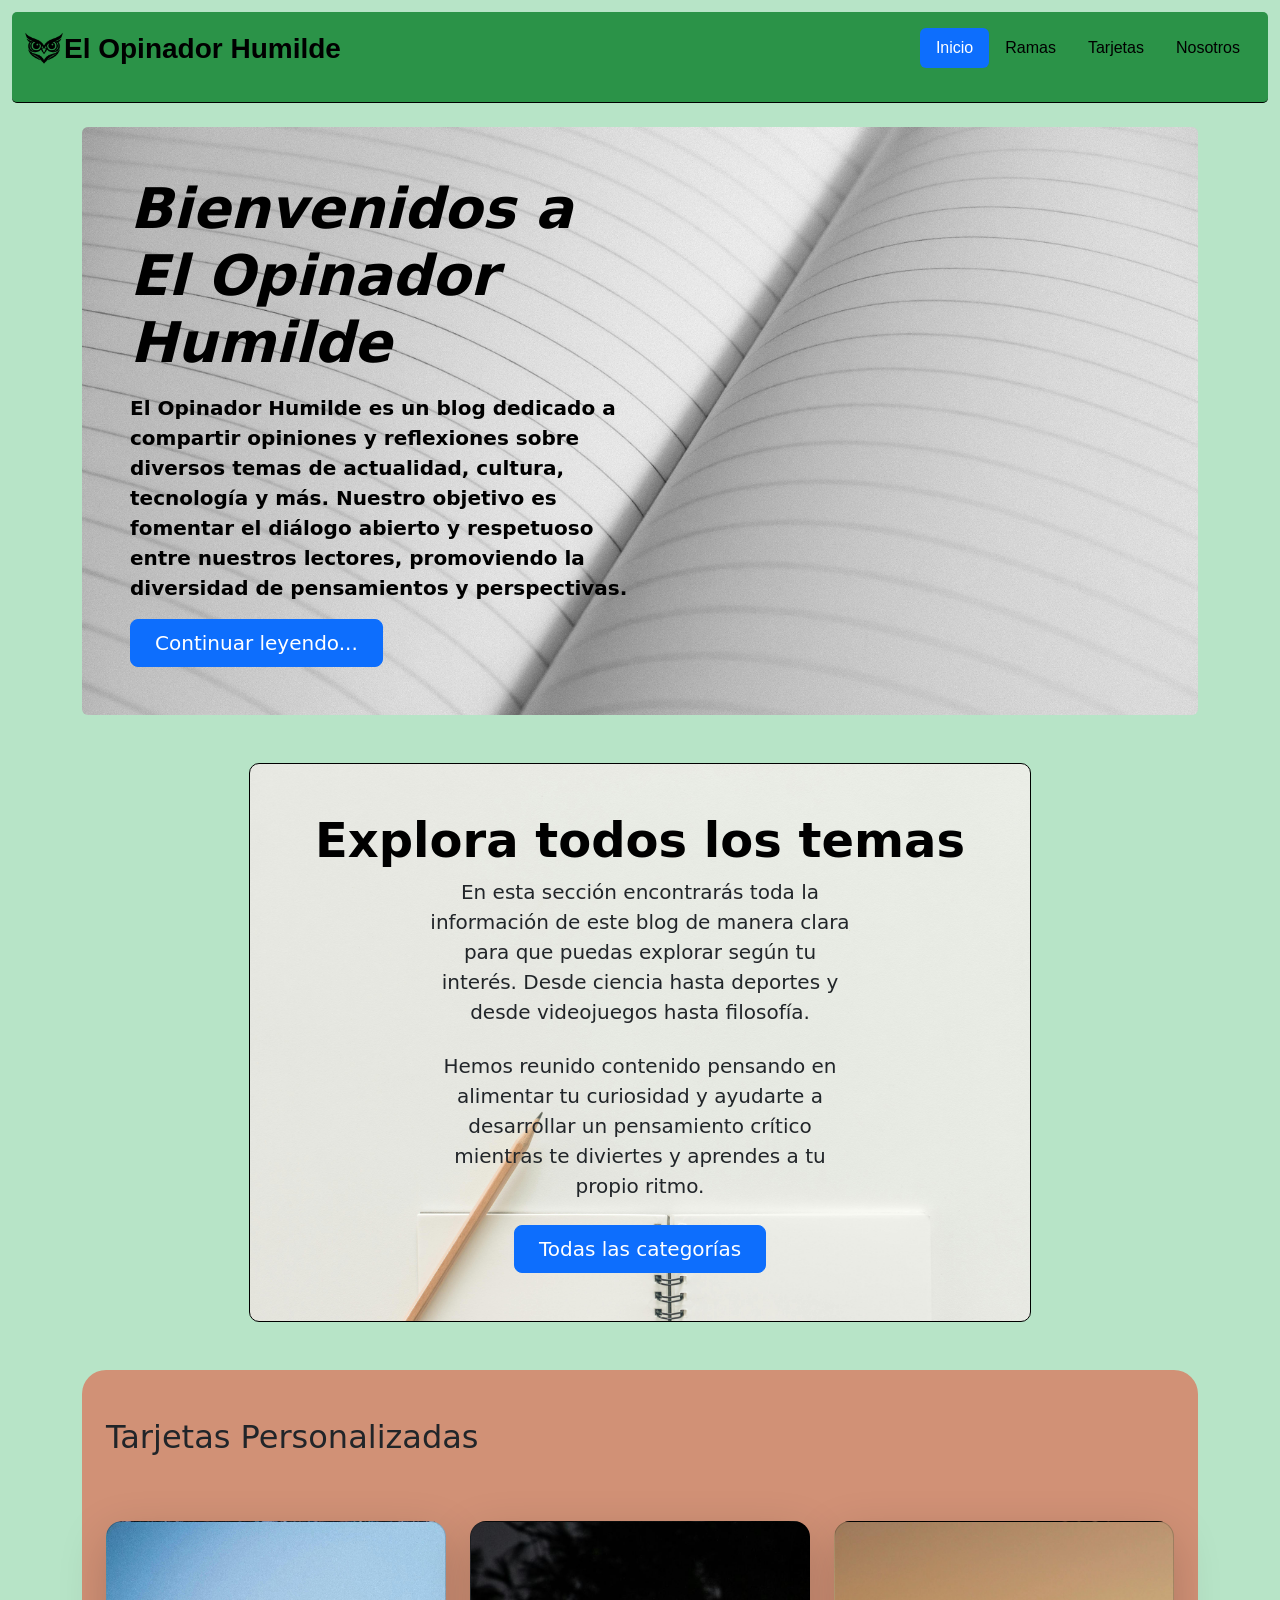
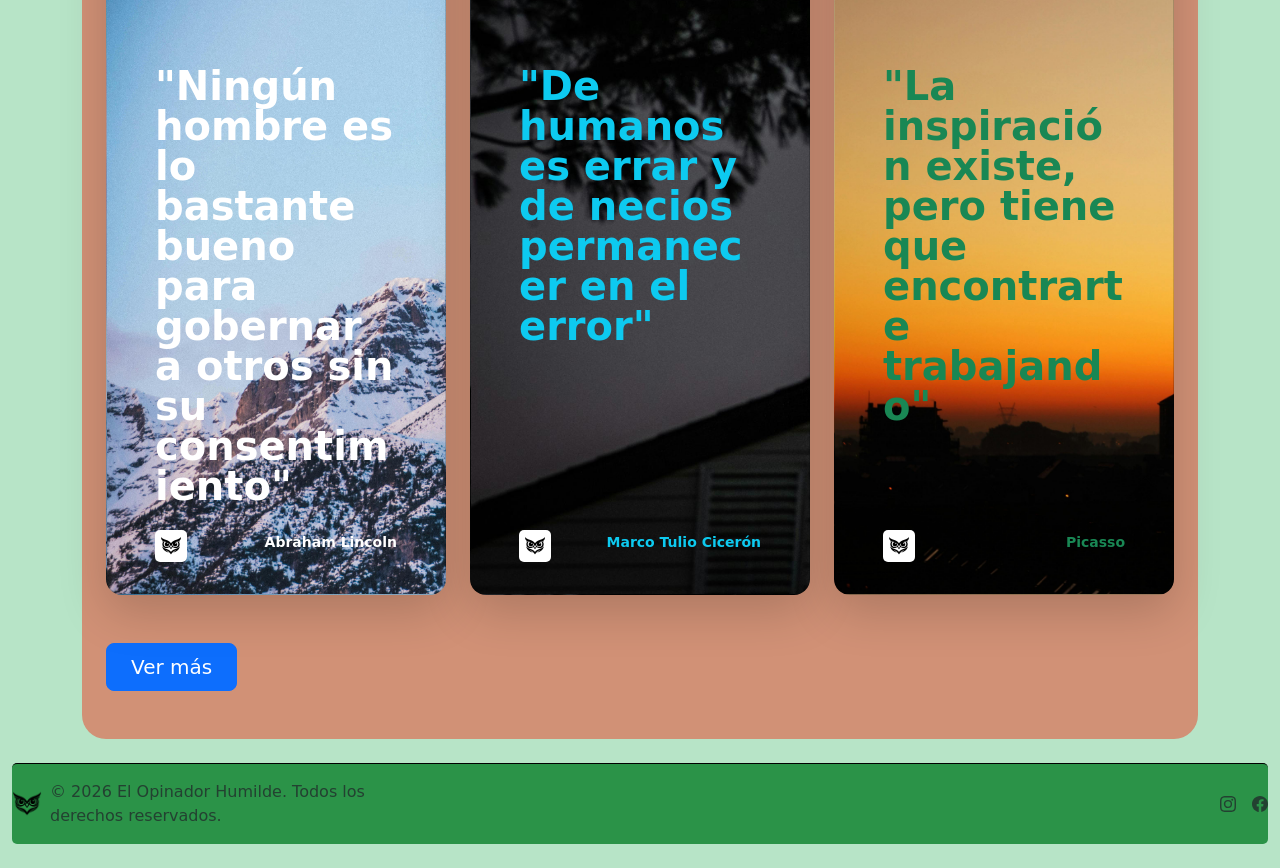
<file: index.html>
<!DOCTYPE html>
<html lang="en">

<head>
    <meta charset="UTF-8">
    <meta name="viewport" content="width=device-width, initial-scale=1.0">
    <title>El Opinador Humilde</title>
    <link href="https://cdn.jsdelivr.net/npm/bootstrap@5.3.8/dist/css/bootstrap.min.css" rel="stylesheet"
        integrity="sha384-sRIl4kxILFvY47J16cr9ZwB07vP4J8+LH7qKQnuqkuIAvNWLzeN8tE5YBujZqJLB" crossorigin="anonymous">
    <link href="ophu.css" rel="stylesheet">
</head>

<body>

    <div class="cabecera container">
        <header class="d-flex flex-wrap justify-content-center py-3 mb-3">
            <div
                class="d-flex align-items-center mb-3 mb-md-0 me-md-auto link-body-emphasis text-decoration-none text-secundary">
                <img id="logo" src="owllogg.png" alt="Logo del Opinador Humilde" width="40" height="40" />
                <span class="fs-3"><strong>El Opinador Humilde</strong></span>
            </div>
            <ul class="nav nav-pills">
                <li class="nav-item"><a href="index.html" class="nav-link active" aria-current="page">Inicio</a></li>
                <li class="nav-item"><a href="Ramas.html" class="nav-link">Ramas</a></li>
                <li class="nav-item"><a href="Tarjetas.html" class="nav-link">Tarjetas</a></li>
                <li class="nav-item"><a href="About.html" class="nav-link">Nosotros</a></li>
            </ul>
        </header>
    </div>
    <main class="container">

        <div class="definicion p-4 p-md-5 mb-4 mt-4 rounded text-body-emphasis bg-body-secondary">
            <div class="col-lg-6 px-0">
                <h1 class="display-4 fw-semibold fst-italic">Bienvenidos a El Opinador Humilde</h1>
                <p class="lead fw-semibold my-3">El Opinador Humilde es un blog dedicado a compartir
                    opiniones
                    y reflexiones sobre diversos temas de actualidad, cultura, tecnología y más. Nuestro objetivo es
                    fomentar el diálogo abierto y respetuoso entre nuestros lectores, promoviendo la diversidad de
                    pensamientos y perspectivas.</p>
                <button type="button" class=" btn btn-primary btn-lg px-4 gap-3 "><a href="About.html"
                        class="text-white text-decoration-none">Continuar leyendo...</a>
                </button>
            </div>
        </div>

        <div class="bloque1 px-4 py-5 my-5 text-center">
            <h1 class="display-5 fw-bold text-body-emphasis tit1">Explora todos los temas</h1>
            <div class="col-lg-7 mx-auto">
                <p class="fs-5 mb-4">En esta sección encontrarás toda la información de este blog de manera clara
                    para que puedas explorar según tu interés. Desde ciencia hasta deportes y desde videojuegos hasta
                    filosofía.
                </p>
                <p class="fs-5 mb-4">Hemos reunido contenido pensando en alimentar tu curiosidad y ayudarte a
                    desarrollar un pensamiento crítico mientras te diviertes y aprendes a tu propio ritmo.</p>
                <div class="d-grid gap-2 d-sm-flex justify-content-sm-center">
                    <button type="button" class=" btn btn-primary btn-lg px-4 gap-3 "><a href="Ramas.html"
                            class="text-white text-decoration-none">Todas las categorías</a></button>
                </div>
            </div>
        </div>

        <div class="container px-4 py-5" id="custom-cards">
            <h2 class="pb-2">Tarjetas Personalizadas</h2>
            <div class="row row-cols-1 row-cols-lg-3 align-items-stretch g-4 py-5">
                <div class="col">
                    <div class="card card-cover h-100 overflow-hidden text-white rounded-4 shadow-lg"
                        style="background-image: url('stywo.jpg');">
                        <div class="d-flex flex-column h-100 p-5 pb-3 text-shadow-1">
                            <h3 class="pt-5 mt-5 mb-4 display-6 lh-1 fw-bold">"Ningún hombre es lo bastante bueno para
                                gobernar a otros sin su consentimiento"</h3>
                            <ul class="d-flex list-unstyled mt-auto">
                                <li class="me-auto"> <img src="owllog.png" alt="El Opinador Humilde" width="32"
                                        height="32" class="border-white"> </li>
                                <li><small><strong>Abraham Lincoln</strong></small> </li>
                            </ul>
                        </div>
                    </div>
                </div>
                <div class="col">
                    <div class="card card-cover h-100 overflow-hidden text-info rounded-4 shadow-lg"
                        style="background-image: url('luna.jpg');">
                        <div class="d-flex flex-column h-100 p-5 pb-3 text-shadow-1">
                            <h3 class="pt-5 mt-5 mb-4 display-6 lh-1 fw-bold">"De humanos es errar y de necios
                                permanecer en el error"
                            </h3>
                            <ul class="d-flex list-unstyled mt-auto">
                                <li class="me-auto"> <img src="owllog.png" alt="El Opinador Humilde" width="32"
                                        height="32" class="border-white"> </li>
                                <li><small><strong>Marco Tulio Cicerón</strong></small> </li>
                            </ul>
                        </div>
                    </div>
                </div>
                <div class="col">
                    <div class="card card-cover h-100 overflow-hidden text-success rounded-4 shadow-lg"
                        style="background-image: url('amanecer.jpg');">
                        <div class="d-flex flex-column h-100 p-5 pb-3 text-shadow-1">
                            <h3 class="pt-5 mt-5 mb-4 display-6 lh-1 fw-bold">"La inspiración existe, pero tiene que
                                encontrarte trabajando"</h3>
                            <ul class="d-flex list-unstyled mt-auto">
                                <li class="me-auto"> <img src="owllog.png" alt="El Opinador Humilde" width="32"
                                        height="32" class="border-white"> </li>
                                <li><small><strong>Picasso</strong></small> </li>
                            </ul>
                        </div>
                    </div>
                </div>
            </div>
            <button type="button" class=" btn btn-primary btn-lg px-4 gap-3 "><a href="Tarjetas.html"
                    class="text-white text-decoration-none">Ver más</a>
            </button>
        </div>
    </main>
    <footer class="d-flex flex-wrap justify-content-between align-items-center py-3 my-4">
        <div class="col-md-4 d-flex align-items-center">
            <a href="index.html" class="mb-3 me-2 mb-md-0 text-body-secondary text-decoration-none lh-1">
                <img id="logo" src="owllogg.png" alt="Logo del Opinador Humilde" width="30" height="30" />
            </a>
            <span class="mb-3 mb-md-0 text-body-secondary">© 2026 El Opinador Humilde. Todos los derechos
                reservados.</span>
        </div>
        <ul class="nav col-md-4 justify-content-end list-unstyled d-flex">
            <li class="ms-3">
                <a class="text-body-secondary" href="#" aria-label="Instagram">
                    <svg xmlns="http://www.w3.org/2000/svg" width="16" height="16" fill="currentColor"
                        class="bi bi-instagram" viewBox="0 0 16 16">
                        <path
                            d="M8 0C5.829 0 5.556.01 4.703.048 3.85.088 3.269.222 2.76.42a3.9 3.9 0 0 0-1.417.923A3.9 3.9 0 0 0 .42 2.76C.222 3.268.087 3.85.048 4.7.01 5.555 0 5.827 0 8.001c0 2.172.01 2.444.048 3.297.04.852.174 1.433.372 1.942.205.526.478.972.923 1.417.444.445.89.719 1.416.923.51.198 1.09.333 1.942.372C5.555 15.99 5.827 16 8 16s2.444-.01 3.298-.048c.851-.04 1.434-.174 1.943-.372a3.9 3.9 0 0 0 1.416-.923c.445-.445.718-.891.923-1.417.197-.509.332-1.09.372-1.942C15.99 10.445 16 10.173 16 8s-.01-2.445-.048-3.299c-.04-.851-.175-1.433-.372-1.941a3.9 3.9 0 0 0-.923-1.417A3.9 3.9 0 0 0 13.24.42c-.51-.198-1.092-.333-1.943-.372C10.443.01 10.172 0 7.998 0zm-.717 1.442h.718c2.136 0 2.389.007 3.232.046.78.035 1.204.166 1.486.275.373.145.64.319.92.599s.453.546.598.92c.11.281.24.705.275 1.485.039.843.047 1.096.047 3.231s-.008 2.389-.047 3.232c-.035.78-.166 1.203-.275 1.485a2.5 2.5 0 0 1-.599.919c-.28.28-.546.453-.92.598-.28.11-.704.24-1.485.276-.843.038-1.096.047-3.232.047s-2.39-.009-3.233-.047c-.78-.036-1.203-.166-1.485-.276a2.5 2.5 0 0 1-.92-.598 2.5 2.5 0 0 1-.6-.92c-.109-.281-.24-.705-.275-1.485-.038-.843-.046-1.096-.046-3.233s.008-2.388.046-3.231c.036-.78.166-1.204.276-1.486.145-.373.319-.64.599-.92s.546-.453.92-.598c.282-.11.705-.24 1.485-.276.738-.034 1.024-.044 2.515-.045zm4.988 1.328a.96.96 0 1 0 0 1.92.96.96 0 0 0 0-1.92m-4.27 1.122a4.109 4.109 0 1 0 0 8.217 4.109 4.109 0 0 0 0-8.217m0 1.441a2.667 2.667 0 1 1 0 5.334 2.667 2.667 0 0 1 0-5.334" />
                    </svg>
                </a>
            </li>
            <li class="ms-3">
                <a class="text-body-secondary" href="#" aria-label="Facebook">
                    <svg xmlns="http://www.w3.org/2000/svg" width="16" height="16" fill="currentColor"
                        class="bi bi-facebook" viewBox="0 0 16 16">
                        <path
                            d="M16 8.049c0-4.446-3.582-8.05-8-8.05C3.58 0-.002 3.603-.002 8.05c0 4.017 2.926 7.347 6.75 7.951v-5.625h-2.03V8.05H6.75V6.275c0-2.017 1.195-3.131 3.022-3.131.876 0 1.791.157 1.791.157v1.98h-1.009c-.993 0-1.303.621-1.303 1.258v1.51h2.218l-.354 2.326H9.25V16c3.824-.604 6.75-3.934 6.75-7.951" />
                    </svg>
                </a>
            </li>
        </ul>
    </footer>

</body>

</html>
</file>
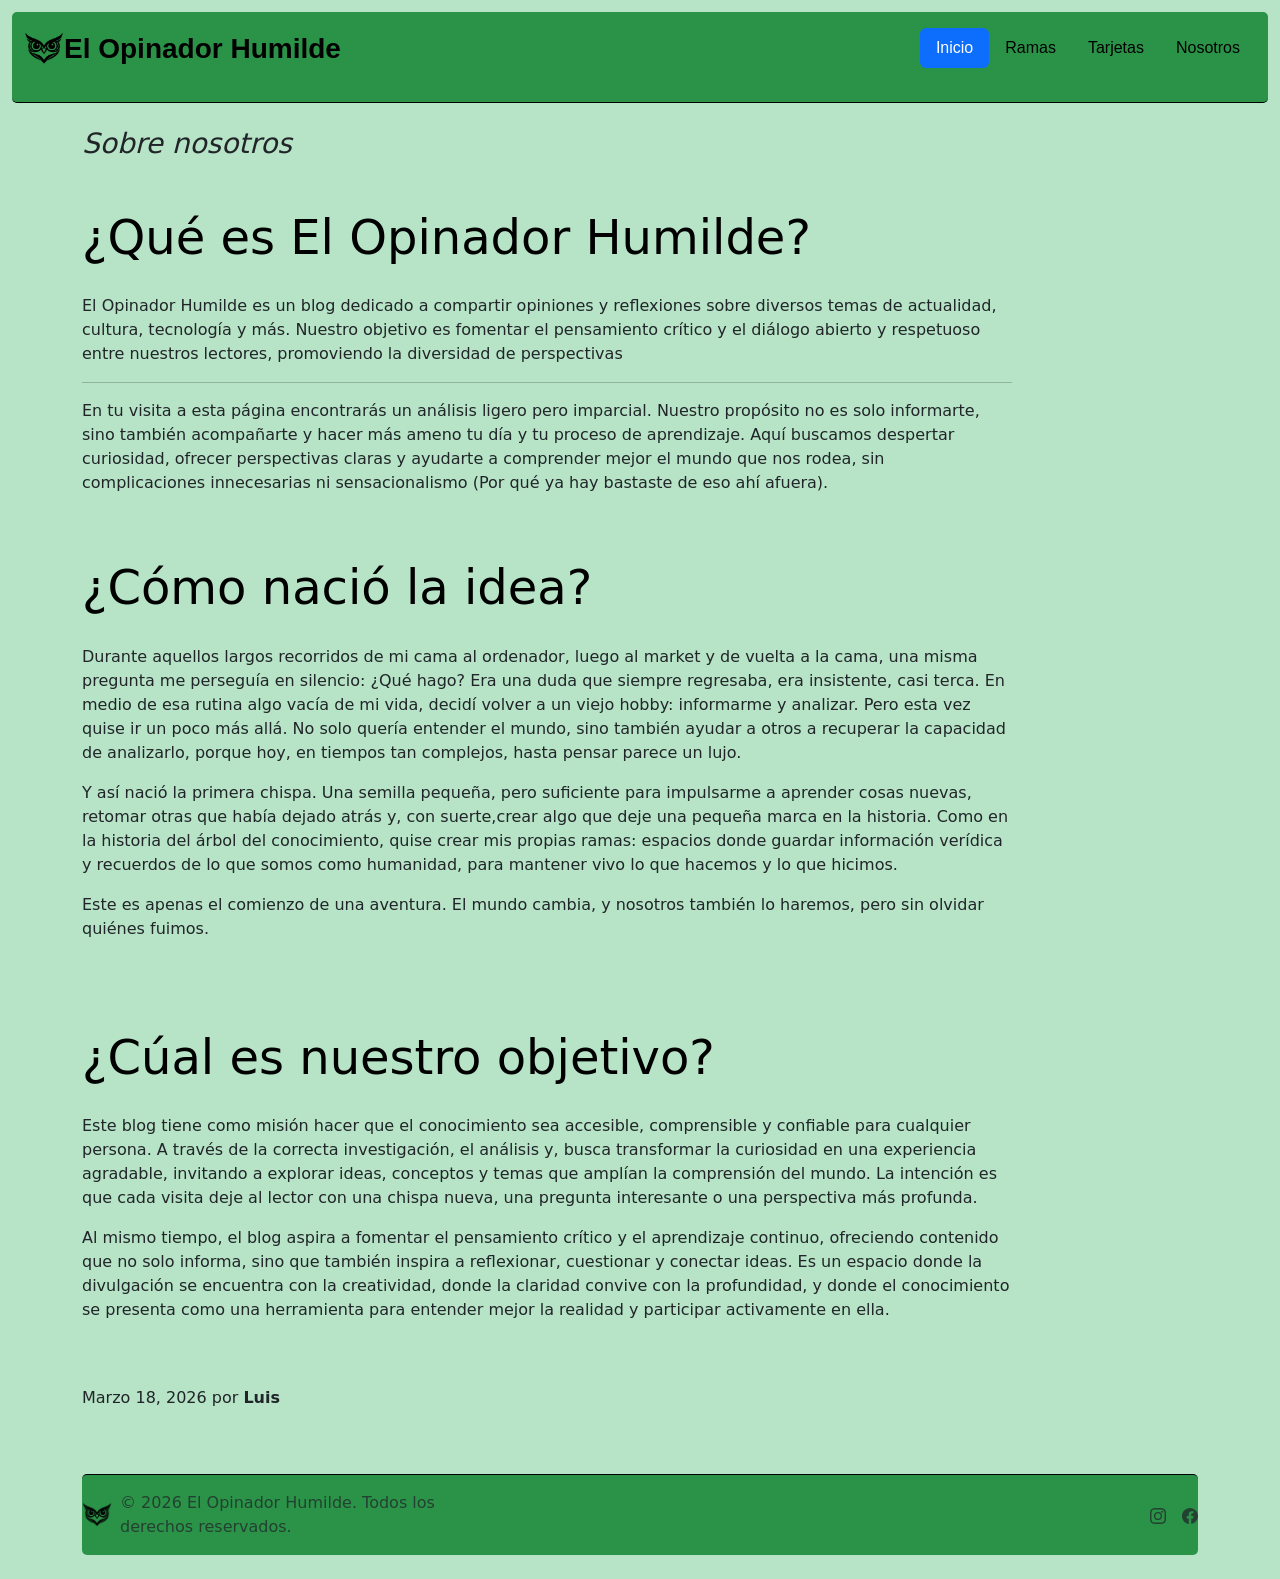
<file: About.html>
<!DOCTYPE html>
<html lang="en">

<head>
    <meta charset="UTF-8">
    <meta name="viewport" content="width=device-width, initial-scale=1.0">
    <title>About</title>
    <link href="https://cdn.jsdelivr.net/npm/bootstrap@5.3.8/dist/css/bootstrap.min.css" rel="stylesheet"
        integrity="sha384-sRIl4kxILFvY47J16cr9ZwB07vP4J8+LH7qKQnuqkuIAvNWLzeN8tE5YBujZqJLB" crossorigin="anonymous">
    <link href="ophu.css" rel="stylesheet">
</head>

<body>
    <div class="cabecera container">
        <header class="d-flex flex-wrap justify-content-center py-3 mb-3">
            <a href="/"
                class="d-flex align-items-center mb-3 mb-md-0 me-md-auto link-body-emphasis text-decoration-none text-secundary">
                <img id="logo" src="owllogg.png" alt="Logo del Opinador Humilde" width="40" height="40" />
                <span class="fs-3"><strong>El Opinador Humilde</strong></span>
            </a>
            <ul class="nav nav-pills">
                <li class="nav-item"><a href="index.html" class="nav-link active" aria-current="page">Inicio</a></li>
                <li class="nav-item"><a href="Ramas.html" class="nav-link">Ramas</a></li>
                <li class="nav-item"><a href="Tarjetas.html" class="nav-link">Tarjetas</a></li>
                <li class="nav-item"><a href="About.html" class="nav-link">Nosotros</a></li>
            </ul>
        </header>
    </div>
    <main class="container">

        <div class="col-md-10">
            <h3 class="py-4 mb-4 fst-italic">Sobre nosotros</h3>
            <article class="blog-post">
                <h2 class="display-5 link-body-emphasis mb-1">¿Qué es El Opinador Humilde?</h2>
                <br>
                <p>El Opinador Humilde es un blog dedicado a compartir opiniones y reflexiones sobre diversos temas de
                    actualidad, cultura, tecnología y más. Nuestro objetivo es fomentar el pensamiento crítico y el
                    diálogo abierto y respetuoso entre nuestros lectores, promoviendo la diversidad de perspectivas</p>
                <hr>
                <p>En tu visita a esta página encontrarás un análisis ligero pero imparcial. Nuestro propósito no es
                    solo informarte, sino también acompañarte y hacer más ameno tu día y tu proceso de aprendizaje. Aquí
                    buscamos despertar curiosidad, ofrecer perspectivas claras y ayudarte a comprender mejor el mundo
                    que nos rodea, sin complicaciones innecesarias ni sensacionalismo (Por qué ya hay bastaste de eso
                    ahí afuera).</p>
            </article>
            <br>
            <br>
            <article class="blog-post">
                <h2 class="display-5 link-body-emphasis mb-1">¿Cómo nació la idea?</h2>
                <br>
                <p>Durante aquellos largos recorridos de mi cama al ordenador, luego al market y de vuelta a la cama,
                    una misma pregunta me perseguía en silencio: ¿Qué hago? Era una duda que siempre regresaba,
                    era insistente, casi terca. En medio de esa rutina algo vacía de mi vida, decidí volver a un viejo
                    hobby: informarme y analizar. Pero esta vez quise ir un poco más allá. No solo quería entender el
                    mundo, sino también ayudar a otros a recuperar la capacidad de analizarlo, porque hoy, en tiempos
                    tan complejos, hasta pensar parece un lujo.
                </p>
                <p>Y así nació la primera chispa. Una semilla pequeña, pero suficiente para impulsarme a aprender cosas
                    nuevas, retomar otras que había dejado atrás y, con suerte,crear algo que deje una pequeña marca en
                    la historia.
                    Como en la historia del árbol del conocimiento, quise crear mis propias ramas: espacios donde
                    guardar información verídica y recuerdos de lo que somos como humanidad, para mantener vivo lo que
                    hacemos y lo que hicimos.</p>

                <p>Este es apenas el comienzo de una aventura. El mundo cambia, y nosotros también lo haremos, pero sin
                    olvidar quiénes fuimos.</p>
            </article>
            <br>
            <article class="blog-post">
                <br>
                <br>
                <h2 class="display-5 link-body-emphasis mb-1">¿Cúal es nuestro objetivo?</h2>
                <br>
                <p>Este blog tiene como misión hacer que el conocimiento sea accesible, comprensible y confiable
                    para cualquier persona. A través de la correcta investigación, el análisis y, busca transformar la
                    curiosidad en una experiencia
                    agradable, invitando a explorar ideas, conceptos y temas que amplían la comprensión del mundo. La
                    intención es que cada visita deje al lector con una chispa nueva, una pregunta interesante o una
                    perspectiva más profunda.
                </p>
                <p>Al mismo tiempo, el blog aspira a fomentar el pensamiento crítico y el aprendizaje continuo,
                    ofreciendo contenido que no solo informa, sino que también inspira a reflexionar, cuestionar y
                    conectar ideas. Es un espacio donde la divulgación se encuentra con la creatividad, donde la
                    claridad convive con la profundidad, y donde el conocimiento se presenta como una herramienta para
                    entender mejor la realidad y participar activamente en ella.
                </p>
            </article>
            <br>
            <br>
            <p class="blog-post-meta">Marzo 18, 2026 por <strong>Luis</strong></p>
        </div>
    </main>
    <br>
    <div class=" container">
        <footer class="d-flex flex-wrap justify-content-between align-items-center py-3 my-4">
            <div class="col-md-4 d-flex align-items-center">
                <a href="About.html" class="mb-3 me-2 mb-md-0 text-body-secondary text-decoration-none lh-1">
                    <img id="logo" src="owllogg.png" alt="Logo del Opinador Humilde" width="30" height="30" />
                </a>
                <span class="mb-3 mb-md-0 text-body-secondary">© 2026 El Opinador Humilde. Todos los derechos
                    reservados.</span>
            </div>
            <ul class="nav col-md-4 justify-content-end list-unstyled d-flex">
                <li class="ms-3">
                    <a class="text-body-secondary" href="#" aria-label="Instagram">
                        <svg xmlns="http://www.w3.org/2000/svg" width="16" height="16" fill="currentColor"
                            class="bi bi-instagram" viewBox="0 0 16 16">
                            <path
                                d="M8 0C5.829 0 5.556.01 4.703.048 3.85.088 3.269.222 2.76.42a3.9 3.9 0 0 0-1.417.923A3.9 3.9 0 0 0 .42 2.76C.222 3.268.087 3.85.048 4.7.01 5.555 0 5.827 0 8.001c0 2.172.01 2.444.048 3.297.04.852.174 1.433.372 1.942.205.526.478.972.923 1.417.444.445.89.719 1.416.923.51.198 1.09.333 1.942.372C5.555 15.99 5.827 16 8 16s2.444-.01 3.298-.048c.851-.04 1.434-.174 1.943-.372a3.9 3.9 0 0 0 1.416-.923c.445-.445.718-.891.923-1.417.197-.509.332-1.09.372-1.942C15.99 10.445 16 10.173 16 8s-.01-2.445-.048-3.299c-.04-.851-.175-1.433-.372-1.941a3.9 3.9 0 0 0-.923-1.417A3.9 3.9 0 0 0 13.24.42c-.51-.198-1.092-.333-1.943-.372C10.443.01 10.172 0 7.998 0zm-.717 1.442h.718c2.136 0 2.389.007 3.232.046.78.035 1.204.166 1.486.275.373.145.64.319.92.599s.453.546.598.92c.11.281.24.705.275 1.485.039.843.047 1.096.047 3.231s-.008 2.389-.047 3.232c-.035.78-.166 1.203-.275 1.485a2.5 2.5 0 0 1-.599.919c-.28.28-.546.453-.92.598-.28.11-.704.24-1.485.276-.843.038-1.096.047-3.232.047s-2.39-.009-3.233-.047c-.78-.036-1.203-.166-1.485-.276a2.5 2.5 0 0 1-.92-.598 2.5 2.5 0 0 1-.6-.92c-.109-.281-.24-.705-.275-1.485-.038-.843-.046-1.096-.046-3.233s.008-2.388.046-3.231c.036-.78.166-1.204.276-1.486.145-.373.319-.64.599-.92s.546-.453.92-.598c.282-.11.705-.24 1.485-.276.738-.034 1.024-.044 2.515-.045zm4.988 1.328a.96.96 0 1 0 0 1.92.96.96 0 0 0 0-1.92m-4.27 1.122a4.109 4.109 0 1 0 0 8.217 4.109 4.109 0 0 0 0-8.217m0 1.441a2.667 2.667 0 1 1 0 5.334 2.667 2.667 0 0 1 0-5.334" />
                        </svg>
                    </a>
                </li>
                <li class="ms-3">
                    <a class="text-body-secondary" href="#" aria-label="Facebook">
                        <svg xmlns="http://www.w3.org/2000/svg" width="16" height="16" fill="currentColor"
                            class="bi bi-facebook" viewBox="0 0 16 16">
                            <path
                                d="M16 8.049c0-4.446-3.582-8.05-8-8.05C3.58 0-.002 3.603-.002 8.05c0 4.017 2.926 7.347 6.75 7.951v-5.625h-2.03V8.05H6.75V6.275c0-2.017 1.195-3.131 3.022-3.131.876 0 1.791.157 1.791.157v1.98h-1.009c-.993 0-1.303.621-1.303 1.258v1.51h2.218l-.354 2.326H9.25V16c3.824-.604 6.75-3.934 6.75-7.951" />
                        </svg>
                    </a>
                </li>
            </ul>
        </footer>
    </div>
</body>

</html>
</file>
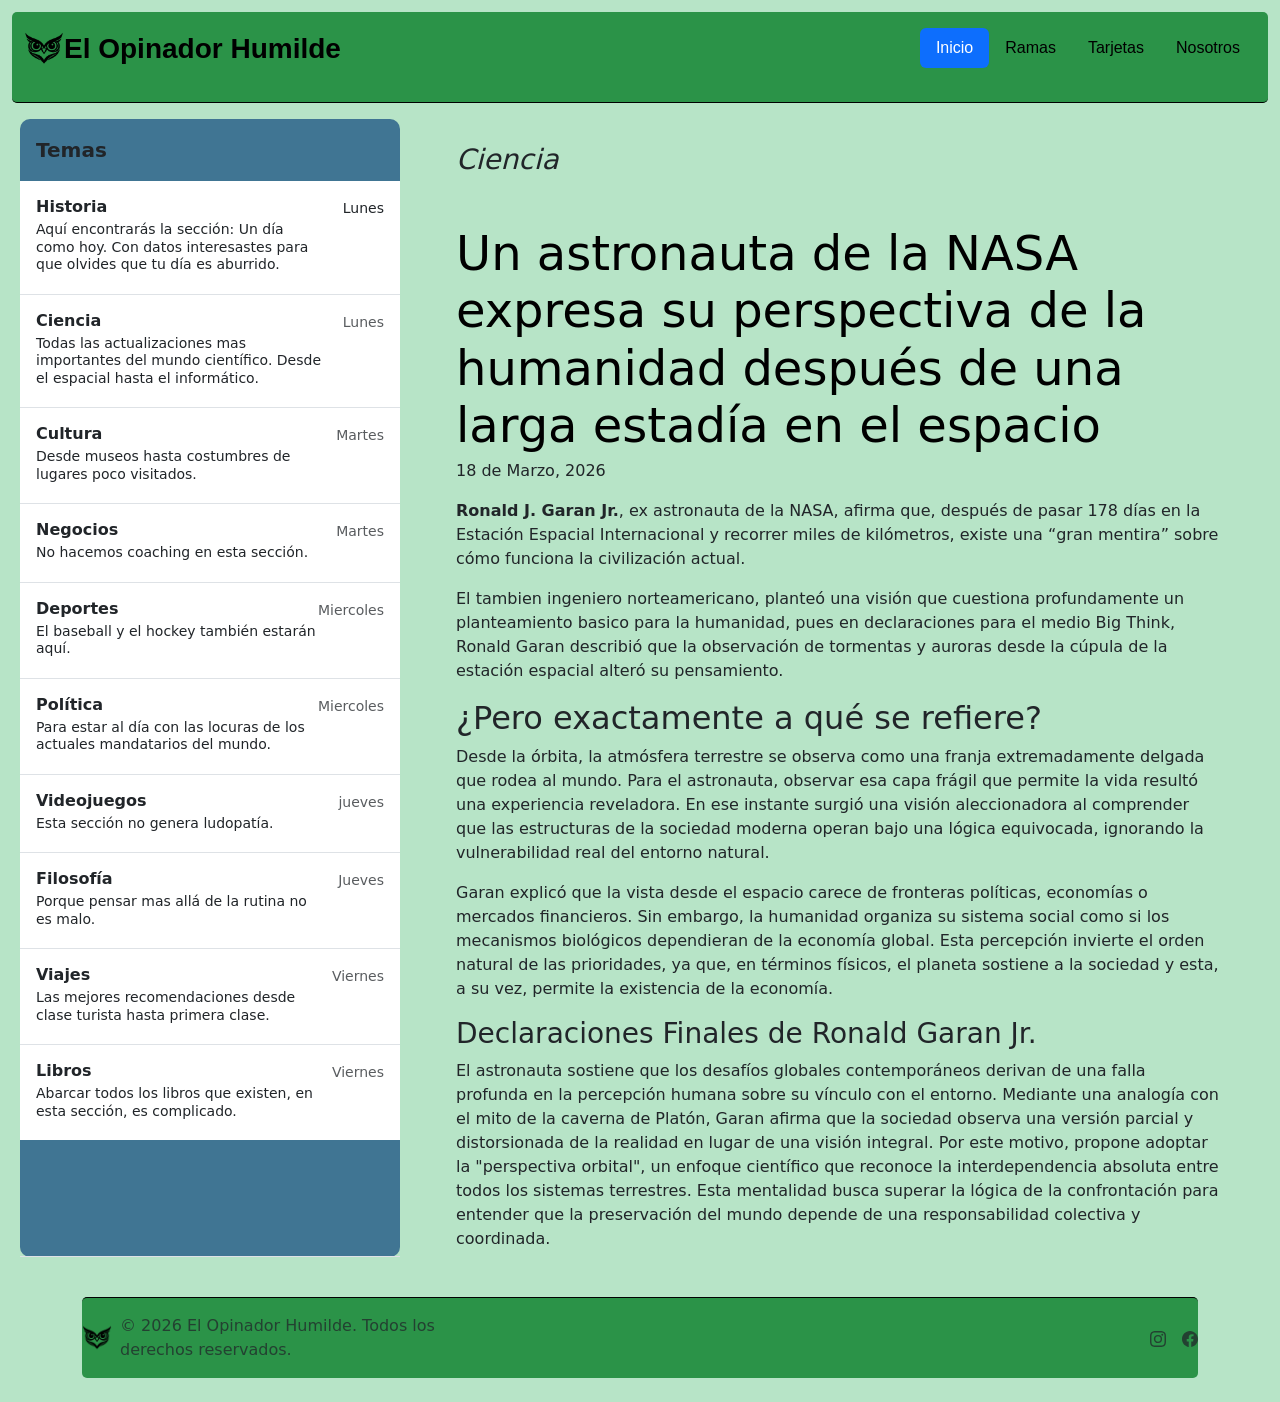
<file: Ciencia.html>
<!DOCTYPE html>
<html lang="en">

<head>
    <meta charset="UTF-8">
    <meta name="viewport" content="width=device-width, initial-scale=1.0">
    <title>Ciencia</title>
    <link href="https://cdn.jsdelivr.net/npm/bootstrap@5.3.8/dist/css/bootstrap.min.css" rel="stylesheet"
        integrity="sha384-sRIl4kxILFvY47J16cr9ZwB07vP4J8+LH7qKQnuqkuIAvNWLzeN8tE5YBujZqJLB" crossorigin="anonymous">
    <link href="ophu.css" rel="stylesheet">
</head>

<body>
    <div class="cabecera container">
        <header class="d-flex flex-wrap justify-content-center py-3 mb-3">
            <a href="/"
                class="d-flex align-items-center mb-3 mb-md-0 me-md-auto link-body-emphasis text-decoration-none text-secundary">
                <img id="logo" src="owllogg.png" alt="Logo del Opinador Humilde" width="40" height="40" />
                <span class="fs-3"><strong>El Opinador Humilde</strong></span>
            </a>
            <ul class="nav nav-pills">
                <li class="nav-item"><a href="index.html" class="nav-link active" aria-current="page">Inicio</a></li>
                <li class="nav-item"><a href="Ramas.html" class="nav-link">Ramas</a></li>
                <li class="nav-item"><a href="Tarjetas.html" class="nav-link">Tarjetas</a></li>
                <li class="nav-item"><a href="About.html" class="nav-link">Nosotros</a></li>
            </ul>
        </header>
    </div>
    <div class="d-flex" style="height: 130vh;">
        <div class="Temas flex-shrink-0 mx-2 my-3 d-flex flex-column" style="width: 380px;">
            <span class="fs-5 fw-semibold d-flex align-items-center flex-shrink-0 p-3">Temas</span>
            <div class="list-group list-group-flush border-bottom overflow-auto flex-grow-1">
                <a href="Historia.html" class="list-group-item list-group-item-action py-3 lh-sm d-flex flex-column">
                    <div class="d-flex w-100 align-items-center justify-content-between">
                        <strong class="mb-1">Historia</strong> <small>Lunes</small>
                    </div>
                    <div class="col-10 mb-1 small">Aquí encontrarás la sección: Un día como hoy. Con datos interesastes
                        para que olvides que tu día es aburrido.
                    </div>
                </a>
                <a href="Ciencia.html" class="list-group-item list-group-item-action py-3 lh-sm d-flex flex-column">
                    <div class="d-flex w-100 align-items-center justify-content-between">
                        <strong class="mb-1">Ciencia</strong>
                        <small class="text-body-secondary">Lunes</small>
                    </div>
                    <div class="col-10 mb-1 small">Todas las actualizaciones mas importantes del mundo científico. Desde
                        el espacial hasta el informático.
                    </div>
                </a>
                <a href="Cultura.html" class="list-group-item list-group-item-action py-3 lh-sm d-flex flex-column">
                    <div class="d-flex w-100 align-items-center justify-content-between">
                        <strong class="mb-1">Cultura</strong> <small class="text-body-secondary">Martes</small>
                    </div>
                    <div class="col-10 mb-1 small">Desde museos hasta costumbres de lugares poco visitados.
                    </div>
                </a>
                <a href="Negocios.html" class="list-group-item list-group-item-action py-3 lh-sm d-flex flex-column">
                    <div class="d-flex w-100 align-items-center justify-content-between">
                        <strong class="mb-1">Negocios</strong> <small class="text-body-secondary">Martes</small>
                    </div>
                    <div class="col-10 mb-1 small">No hacemos coaching en esta sección.
                    </div>
                </a>
                <a href="Deportes.html" class="list-group-item list-group-item-action py-3 lh-sm d-flex flex-column">
                    <div class="d-flex w-100 align-items-center justify-content-between">
                        <strong class="mb-1">Deportes</strong> <small class="text-body-secondary">Miercoles</small>
                    </div>
                    <div class="col-10 mb-1 small">El baseball y el hockey también estarán aquí.
                    </div>
                </a>
                <a href="Política.html" class="list-group-item list-group-item-action py-3 lh-sm d-flex flex-column">
                    <div class="d-flex w-100 align-items-center justify-content-between">
                        <strong class="mb-1">Política</strong> <small class="text-body-secondary">Miercoles</small>
                    </div>
                    <div class="col-10 mb-1 small">Para estar al día con las locuras de los actuales mandatarios del
                        mundo.
                    </div>
                </a>
                <a href="Videojuegos.html" class="list-group-item list-group-item-action py-3 lh-sm d-flex flex-column">
                    <div class="d-flex w-100 align-items-center justify-content-between">
                        <strong class="mb-1">Videojuegos</strong> <small class="text-body-secondary">jueves</small>
                    </div>
                    <div class="col-10 mb-1 small">Esta sección no genera ludopatía.
                    </div>
                </a>
                <a href="Filosofía.html" class="list-group-item list-group-item-action py-3 lh-sm d-flex flex-column">
                    <div class="d-flex w-100 align-items-center justify-content-between">
                        <strong class="mb-1">Filosofía</strong> <small class="text-body-secondary">Jueves</small>
                    </div>
                    <div class="col-10 mb-1 small">Porque pensar mas allá de la rutina no es malo.
                    </div>
                </a>
                <a href="Viajes.html" class="list-group-item list-group-item-action py-3 lh-sm d-flex flex-column">
                    <div class="d-flex w-100 align-items-center justify-content-between">
                        <strong class="mb-1">Viajes</strong> <small class="text-body-secondary">Viernes</small>
                    </div>
                    <div class="col-10 mb-1 small">Las mejores recomendaciones desde clase turista hasta primera clase.
                    </div>
                </a>
                <a href="Libros.html" class="list-group-item list-group-item-action py-3 lh-sm d-flex flex-column">
                    <div class="d-flex w-100 align-items-center justify-content-between">
                        <strong class="mb-1">Libros</strong> <small class="text-body-secondary">Viernes</small>
                    </div>
                    <div class="col-10 mb-1 small">Abarcar todos los libros que existen, en esta sección, es complicado.
                    </div>
                </a>
            </div>
        </div>
        <div class="flex-grow-1 mx-5 my-3 overflow-auto">
            <h3 class="py-4 mb-4 fst-italic">Ciencia</h3>
            <article class="blog-post">
                <h2 class="display-5 link-body-emphasis mb-1">Un astronauta de la NASA expresa su perspectiva de la
                    humanidad después de una larga estadía en el espacio</h2>
                <p class="blog-post-meta">18 de Marzo, 2026
                <p><strong>Ronald J. Garan Jr.</strong>, ex astronauta de la NASA, afirma que, después de pasar 178 días
                    en la Estación Espacial Internacional y recorrer miles de kilómetros, existe una “gran mentira”
                    sobre cómo funciona la civilización actual.</p>
                <p>El tambien ingeniero norteamericano, planteó una visión que cuestiona profundamente un planteamiento
                    basico para la humanidad, pues en declaraciones para el medio Big Think, Ronald Garan describió que
                    la observación de tormentas y auroras desde la cúpula de la estación espacial alteró su pensamiento.
                </p>
                <h2>¿Pero exactamente a qué se refiere?</h2>
                <p>Desde la órbita, la atmósfera terrestre se observa como una franja extremadamente delgada que rodea
                    al mundo. Para el astronauta, observar esa capa frágil que permite la vida resultó una experiencia
                    reveladora. En ese instante surgió una visión aleccionadora al comprender que las estructuras de la
                    sociedad moderna operan bajo una lógica equivocada, ignorando la vulnerabilidad real del entorno
                    natural.</p>
                <p>Garan explicó que la vista desde el espacio carece de fronteras políticas, economías o mercados
                    financieros. Sin embargo, la humanidad organiza su sistema social como si los mecanismos biológicos
                    dependieran de la economía global. Esta percepción invierte el orden natural de las prioridades, ya
                    que, en términos físicos, el planeta sostiene a la sociedad y esta, a su vez, permite la existencia
                    de la economía.</p>
                <h3>Declaraciones Finales de Ronald Garan Jr.</h3>
                <p>El astronauta sostiene que los desafíos globales contemporáneos derivan de una falla profunda en la
                    percepción humana sobre su vínculo con el entorno. Mediante una analogía con el mito de la caverna
                    de Platón, Garan afirma que la sociedad observa una versión parcial y distorsionada de la realidad
                    en lugar de una visión integral. Por este motivo, propone adoptar la "perspectiva orbital", un
                    enfoque científico que reconoce la interdependencia absoluta entre todos los sistemas terrestres.
                    Esta mentalidad busca superar la lógica de la confrontación para entender que la preservación del
                    mundo depende de una responsabilidad colectiva y coordinada.</p>
            </article>
            <br>
            <article class="blog-post">
                <h2 class="display-5 link-body-emphasis mb-1">Nuestra Opinión</h2>
                <p class="blog-post-meta">by <strong>Luis</strong>
                <p>El ex astronauta experimentó el llamado "Efecto perspectiva", un cambio psicológico común entre los
                    viajeros espaciales que transforma la percepción sobre la fragilidad del planeta y la
                    interdependencia de la vida. </p>

                <p>No obstante, esto no quita relevancia a su vivencia, pues muy pocas son las que experimentan estos
                    sucesos</p>

                <p>Sus palabras se inclinan a una tendecia filosófica, tomando el ejemplo de Platón y el sentimiento de
                    Asombro Cósmimco .Y aunque no es una idea equivocada, debemos tomarla como tal, una idea filosófica.
                <p>Páginas, como: </p>
                <ul>
                    <li>La Prensa Gráfica</li>
                    <li>Revista Mercado</li>
                    <li>La Gaceta</li>
                    <li>y otros</li>
                </ul>
                <p>Presentan titulares indicando la "gran mentira" que descubrió Ronald Garan, sin indicar hasta
                    después, que es parte de la perspectiva que él tiene sobre la humanidad.</p>
                <p>Como recomendación, nunca está de más analizar los titulares que nos atraen a primera vista; sin
                    embargo, también es fundamental leer con detenimiento todo el contenido que los acompaña. Solo así
                    podemos comprender el contexto real, evitar interpretaciones apresuradas y formarnos una opinión más
                    completa sobre la información que consumimos.</p>
            </article>
            <br>
        </div>
    </div>
    <div class=" container">
        <footer class="d-flex flex-wrap justify-content-between align-items-center py-3 my-4">
            <div class="col-md-4 d-flex align-items-center">
                <a href="Ciencia.html" class="mb-3 me-2 mb-md-0 text-body-secondary text-decoration-none lh-1">
                    <img id="logo" src="owllogg.png" alt="Logo del Opinador Humilde" width="30" height="30" />
                </a>
                <span class="mb-3 mb-md-0 text-body-secondary">© 2026 El Opinador Humilde. Todos los derechos
                    reservados.</span>
            </div>
            <ul class="nav col-md-4 justify-content-end list-unstyled d-flex">
                <li class="ms-3">
                    <a class="text-body-secondary" href="#" aria-label="Instagram">
                        <svg xmlns="http://www.w3.org/2000/svg" width="16" height="16" fill="currentColor"
                            class="bi bi-instagram" viewBox="0 0 16 16">
                            <path
                                d="M8 0C5.829 0 5.556.01 4.703.048 3.85.088 3.269.222 2.76.42a3.9 3.9 0 0 0-1.417.923A3.9 3.9 0 0 0 .42 2.76C.222 3.268.087 3.85.048 4.7.01 5.555 0 5.827 0 8.001c0 2.172.01 2.444.048 3.297.04.852.174 1.433.372 1.942.205.526.478.972.923 1.417.444.445.89.719 1.416.923.51.198 1.09.333 1.942.372C5.555 15.99 5.827 16 8 16s2.444-.01 3.298-.048c.851-.04 1.434-.174 1.943-.372a3.9 3.9 0 0 0 1.416-.923c.445-.445.718-.891.923-1.417.197-.509.332-1.09.372-1.942C15.99 10.445 16 10.173 16 8s-.01-2.445-.048-3.299c-.04-.851-.175-1.433-.372-1.941a3.9 3.9 0 0 0-.923-1.417A3.9 3.9 0 0 0 13.24.42c-.51-.198-1.092-.333-1.943-.372C10.443.01 10.172 0 7.998 0zm-.717 1.442h.718c2.136 0 2.389.007 3.232.046.78.035 1.204.166 1.486.275.373.145.64.319.92.599s.453.546.598.92c.11.281.24.705.275 1.485.039.843.047 1.096.047 3.231s-.008 2.389-.047 3.232c-.035.78-.166 1.203-.275 1.485a2.5 2.5 0 0 1-.599.919c-.28.28-.546.453-.92.598-.28.11-.704.24-1.485.276-.843.038-1.096.047-3.232.047s-2.39-.009-3.233-.047c-.78-.036-1.203-.166-1.485-.276a2.5 2.5 0 0 1-.92-.598 2.5 2.5 0 0 1-.6-.92c-.109-.281-.24-.705-.275-1.485-.038-.843-.046-1.096-.046-3.233s.008-2.388.046-3.231c.036-.78.166-1.204.276-1.486.145-.373.319-.64.599-.92s.546-.453.92-.598c.282-.11.705-.24 1.485-.276.738-.034 1.024-.044 2.515-.045zm4.988 1.328a.96.96 0 1 0 0 1.92.96.96 0 0 0 0-1.92m-4.27 1.122a4.109 4.109 0 1 0 0 8.217 4.109 4.109 0 0 0 0-8.217m0 1.441a2.667 2.667 0 1 1 0 5.334 2.667 2.667 0 0 1 0-5.334" />
                        </svg>
                    </a>
                </li>
                <li class="ms-3">
                    <a class="text-body-secondary" href="#" aria-label="Facebook">
                        <svg xmlns="http://www.w3.org/2000/svg" width="16" height="16" fill="currentColor"
                            class="bi bi-facebook" viewBox="0 0 16 16">
                            <path
                                d="M16 8.049c0-4.446-3.582-8.05-8-8.05C3.58 0-.002 3.603-.002 8.05c0 4.017 2.926 7.347 6.75 7.951v-5.625h-2.03V8.05H6.75V6.275c0-2.017 1.195-3.131 3.022-3.131.876 0 1.791.157 1.791.157v1.98h-1.009c-.993 0-1.303.621-1.303 1.258v1.51h2.218l-.354 2.326H9.25V16c3.824-.604 6.75-3.934 6.75-7.951" />
                        </svg>
                    </a>
                </li>
            </ul>
        </footer>
    </div>
</body>

</html>
</file>
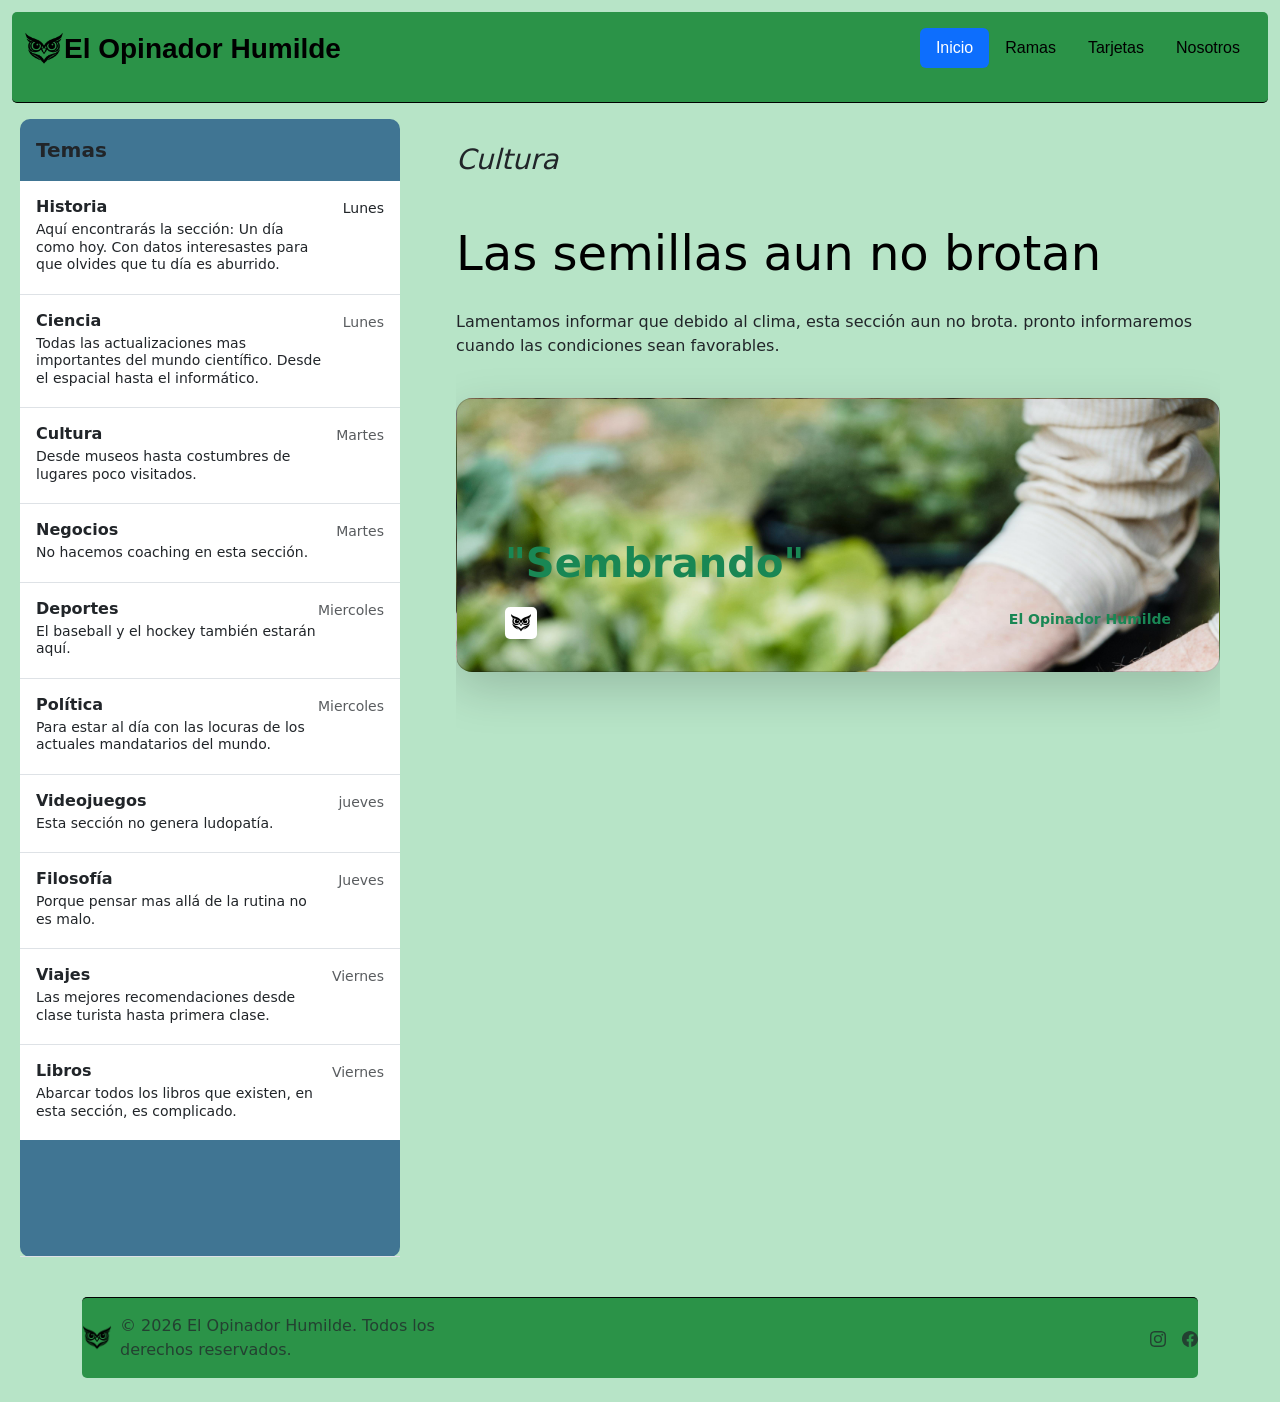
<file: Cultura.html>
<!DOCTYPE html>
<html lang="en">

<head>
    <meta charset="UTF-8">
    <meta name="viewport" content="width=device-width, initial-scale=1.0">
    <title>Cultura</title>
    <link href="https://cdn.jsdelivr.net/npm/bootstrap@5.3.8/dist/css/bootstrap.min.css" rel="stylesheet"
        integrity="sha384-sRIl4kxILFvY47J16cr9ZwB07vP4J8+LH7qKQnuqkuIAvNWLzeN8tE5YBujZqJLB" crossorigin="anonymous">
    <link href="ophu.css" rel="stylesheet">
</head>

<body>
    <div class="cabecera container">
        <header class="d-flex flex-wrap justify-content-center py-3 mb-3">
            <a href="/"
                class="d-flex align-items-center mb-3 mb-md-0 me-md-auto link-body-emphasis text-decoration-none text-secundary">
                <img id="logo" src="owllogg.png" alt="Logo del Opinador Humilde" width="40" height="40" />
                <span class="fs-3"><strong>El Opinador Humilde</strong></span>
            </a>
            <ul class="nav nav-pills">
                <li class="nav-item"><a href="index.html" class="nav-link active" aria-current="page">Inicio</a></li>
                <li class="nav-item"><a href="Ramas.html" class="nav-link">Ramas</a></li>
                <li class="nav-item"><a href="Tarjetas.html" class="nav-link">Tarjetas</a></li>
                <li class="nav-item"><a href="About.html" class="nav-link">Nosotros</a></li>
            </ul>
        </header>
    </div>
    <div class="d-flex" style="height: 130vh;">
        <div class="Temas flex-shrink-0 mx-2 my-3 d-flex flex-column" style="width: 380px;">
            <span class="fs-5 fw-semibold d-flex align-items-center flex-shrink-0 p-3">Temas</span>
            <div class="list-group list-group-flush border-bottom overflow-auto flex-grow-1">
                <a href="Historia.html" class="list-group-item list-group-item-action py-3 lh-sm d-flex flex-column">
                    <div class="d-flex w-100 align-items-center justify-content-between">
                        <strong class="mb-1">Historia</strong> <small>Lunes</small>
                    </div>
                    <div class="col-10 mb-1 small">Aquí encontrarás la sección: Un día como hoy. Con datos interesastes
                        para que olvides que tu día es aburrido.
                    </div>
                </a>
                <a href="Ciencia.html" class="list-group-item list-group-item-action py-3 lh-sm d-flex flex-column">
                    <div class="d-flex w-100 align-items-center justify-content-between">
                        <strong class="mb-1">Ciencia</strong>
                        <small class="text-body-secondary">Lunes</small>
                    </div>
                    <div class="col-10 mb-1 small">Todas las actualizaciones mas importantes del mundo científico. Desde
                        el espacial hasta el informático.
                    </div>
                </a>
                <a href="Cultura.html" class="list-group-item list-group-item-action py-3 lh-sm d-flex flex-column">
                    <div class="d-flex w-100 align-items-center justify-content-between">
                        <strong class="mb-1">Cultura</strong> <small class="text-body-secondary">Martes</small>
                    </div>
                    <div class="col-10 mb-1 small">Desde museos hasta costumbres de lugares poco visitados.
                    </div>
                </a>
                <a href="Negocios.html" class="list-group-item list-group-item-action py-3 lh-sm d-flex flex-column">
                    <div class="d-flex w-100 align-items-center justify-content-between">
                        <strong class="mb-1">Negocios</strong> <small class="text-body-secondary">Martes</small>
                    </div>
                    <div class="col-10 mb-1 small">No hacemos coaching en esta sección.
                    </div>
                </a>
                <a href="Deportes.html" class="list-group-item list-group-item-action py-3 lh-sm d-flex flex-column">
                    <div class="d-flex w-100 align-items-center justify-content-between">
                        <strong class="mb-1">Deportes</strong> <small class="text-body-secondary">Miercoles</small>
                    </div>
                    <div class="col-10 mb-1 small">El baseball y el hockey también estarán aquí.
                    </div>
                </a>
                <a href="Política.html" class="list-group-item list-group-item-action py-3 lh-sm d-flex flex-column">
                    <div class="d-flex w-100 align-items-center justify-content-between">
                        <strong class="mb-1">Política</strong> <small class="text-body-secondary">Miercoles</small>
                    </div>
                    <div class="col-10 mb-1 small">Para estar al día con las locuras de los actuales mandatarios del
                        mundo.
                    </div>
                </a>
                <a href="Videojuegos.html" class="list-group-item list-group-item-action py-3 lh-sm d-flex flex-column">
                    <div class="d-flex w-100 align-items-center justify-content-between">
                        <strong class="mb-1">Videojuegos</strong> <small class="text-body-secondary">jueves</small>
                    </div>
                    <div class="col-10 mb-1 small">Esta sección no genera ludopatía.
                    </div>
                </a>
                <a href="Filosofía.html" class="list-group-item list-group-item-action py-3 lh-sm d-flex flex-column">
                    <div class="d-flex w-100 align-items-center justify-content-between">
                        <strong class="mb-1">Filosofía</strong> <small class="text-body-secondary">Jueves</small>
                    </div>
                    <div class="col-10 mb-1 small">Porque pensar mas allá de la rutina no es malo.
                    </div>
                </a>
                <a href="Viajes.html" class="list-group-item list-group-item-action py-3 lh-sm d-flex flex-column">
                    <div class="d-flex w-100 align-items-center justify-content-between">
                        <strong class="mb-1">Viajes</strong> <small class="text-body-secondary">Viernes</small>
                    </div>
                    <div class="col-10 mb-1 small">Las mejores recomendaciones desde clase turista hasta primera clase.
                    </div>
                </a>
                <a href="Libros.html" class="list-group-item list-group-item-action py-3 lh-sm d-flex flex-column">
                    <div class="d-flex w-100 align-items-center justify-content-between">
                        <strong class="mb-1">Libros</strong> <small class="text-body-secondary">Viernes</small>
                    </div>
                    <div class="col-10 mb-1 small">Abarcar todos los libros que existen, en esta sección, es complicado.
                    </div>
                </a>
            </div>
        </div>
        <div class="flex-grow-1 mx-5 my-3 overflow-auto">
            <h3 class="py-4 mb-4 fst-italic">Cultura</h3>
            <article class="blog-post">
                <h2 class="display-5 link-body-emphasis mb-1">Las semillas aun no brotan</h2>
                <br>
                <p>Lamentamos informar que debido al clima, esta sección aun no brota. pronto informaremos cuando las
                    condiciones sean favorables.</p>
                <br>
                <div class="col">
                    <div class="card card-cover h-100 overflow-hidden text-success rounded-4 shadow-lg"
                        style="background-image: url('sembrando.jpg');">
                        <div class="d-flex flex-column h-100 p-5 pb-3 text-shadow-1">
                            <h3 class="pt-5 mt-5 mb-4 display-6 lh-1 fw-bold">"Sembrando"
                            </h3>
                            <ul class="d-flex list-unstyled mt-auto">
                                <li class="me-auto"> <img src="owllog.png" alt="El Opinador Humilde" width="32"
                                        height="32" class="border-white"> </li>
                                <li><small><strong>El Opinador Humilde</strong></small></li>
                            </ul>
                        </div>
                    </div>
                </div>
            </article>
            <br>
        </div>
    </div>
    <div class=" container">
        <footer class="d-flex flex-wrap justify-content-between align-items-center py-3 my-4">
            <div class="col-md-4 d-flex align-items-center">
                <a href="Cultura.html" class="mb-3 me-2 mb-md-0 text-body-secondary text-decoration-none lh-1">
                    <img id="logo" src="owllogg.png" alt="Logo del Opinador Humilde" width="30" height="30" />
                </a>
                <span class="mb-3 mb-md-0 text-body-secondary">© 2026 El Opinador Humilde. Todos los derechos
                    reservados.</span>
            </div>
            <ul class="nav col-md-4 justify-content-end list-unstyled d-flex">
                <li class="ms-3">
                    <a class="text-body-secondary" href="#" aria-label="Instagram">
                        <svg xmlns="http://www.w3.org/2000/svg" width="16" height="16" fill="currentColor"
                            class="bi bi-instagram" viewBox="0 0 16 16">
                            <path
                                d="M8 0C5.829 0 5.556.01 4.703.048 3.85.088 3.269.222 2.76.42a3.9 3.9 0 0 0-1.417.923A3.9 3.9 0 0 0 .42 2.76C.222 3.268.087 3.85.048 4.7.01 5.555 0 5.827 0 8.001c0 2.172.01 2.444.048 3.297.04.852.174 1.433.372 1.942.205.526.478.972.923 1.417.444.445.89.719 1.416.923.51.198 1.09.333 1.942.372C5.555 15.99 5.827 16 8 16s2.444-.01 3.298-.048c.851-.04 1.434-.174 1.943-.372a3.9 3.9 0 0 0 1.416-.923c.445-.445.718-.891.923-1.417.197-.509.332-1.09.372-1.942C15.99 10.445 16 10.173 16 8s-.01-2.445-.048-3.299c-.04-.851-.175-1.433-.372-1.941a3.9 3.9 0 0 0-.923-1.417A3.9 3.9 0 0 0 13.24.42c-.51-.198-1.092-.333-1.943-.372C10.443.01 10.172 0 7.998 0zm-.717 1.442h.718c2.136 0 2.389.007 3.232.046.78.035 1.204.166 1.486.275.373.145.64.319.92.599s.453.546.598.92c.11.281.24.705.275 1.485.039.843.047 1.096.047 3.231s-.008 2.389-.047 3.232c-.035.78-.166 1.203-.275 1.485a2.5 2.5 0 0 1-.599.919c-.28.28-.546.453-.92.598-.28.11-.704.24-1.485.276-.843.038-1.096.047-3.232.047s-2.39-.009-3.233-.047c-.78-.036-1.203-.166-1.485-.276a2.5 2.5 0 0 1-.92-.598 2.5 2.5 0 0 1-.6-.92c-.109-.281-.24-.705-.275-1.485-.038-.843-.046-1.096-.046-3.233s.008-2.388.046-3.231c.036-.78.166-1.204.276-1.486.145-.373.319-.64.599-.92s.546-.453.92-.598c.282-.11.705-.24 1.485-.276.738-.034 1.024-.044 2.515-.045zm4.988 1.328a.96.96 0 1 0 0 1.92.96.96 0 0 0 0-1.92m-4.27 1.122a4.109 4.109 0 1 0 0 8.217 4.109 4.109 0 0 0 0-8.217m0 1.441a2.667 2.667 0 1 1 0 5.334 2.667 2.667 0 0 1 0-5.334" />
                        </svg>
                    </a>
                </li>
                <li class="ms-3">
                    <a class="text-body-secondary" href="#" aria-label="Facebook">
                        <svg xmlns="http://www.w3.org/2000/svg" width="16" height="16" fill="currentColor"
                            class="bi bi-facebook" viewBox="0 0 16 16">
                            <path
                                d="M16 8.049c0-4.446-3.582-8.05-8-8.05C3.58 0-.002 3.603-.002 8.05c0 4.017 2.926 7.347 6.75 7.951v-5.625h-2.03V8.05H6.75V6.275c0-2.017 1.195-3.131 3.022-3.131.876 0 1.791.157 1.791.157v1.98h-1.009c-.993 0-1.303.621-1.303 1.258v1.51h2.218l-.354 2.326H9.25V16c3.824-.604 6.75-3.934 6.75-7.951" />
                        </svg>
                    </a>
                </li>
            </ul>
        </footer>
    </div>
</body>

</html>
</file>
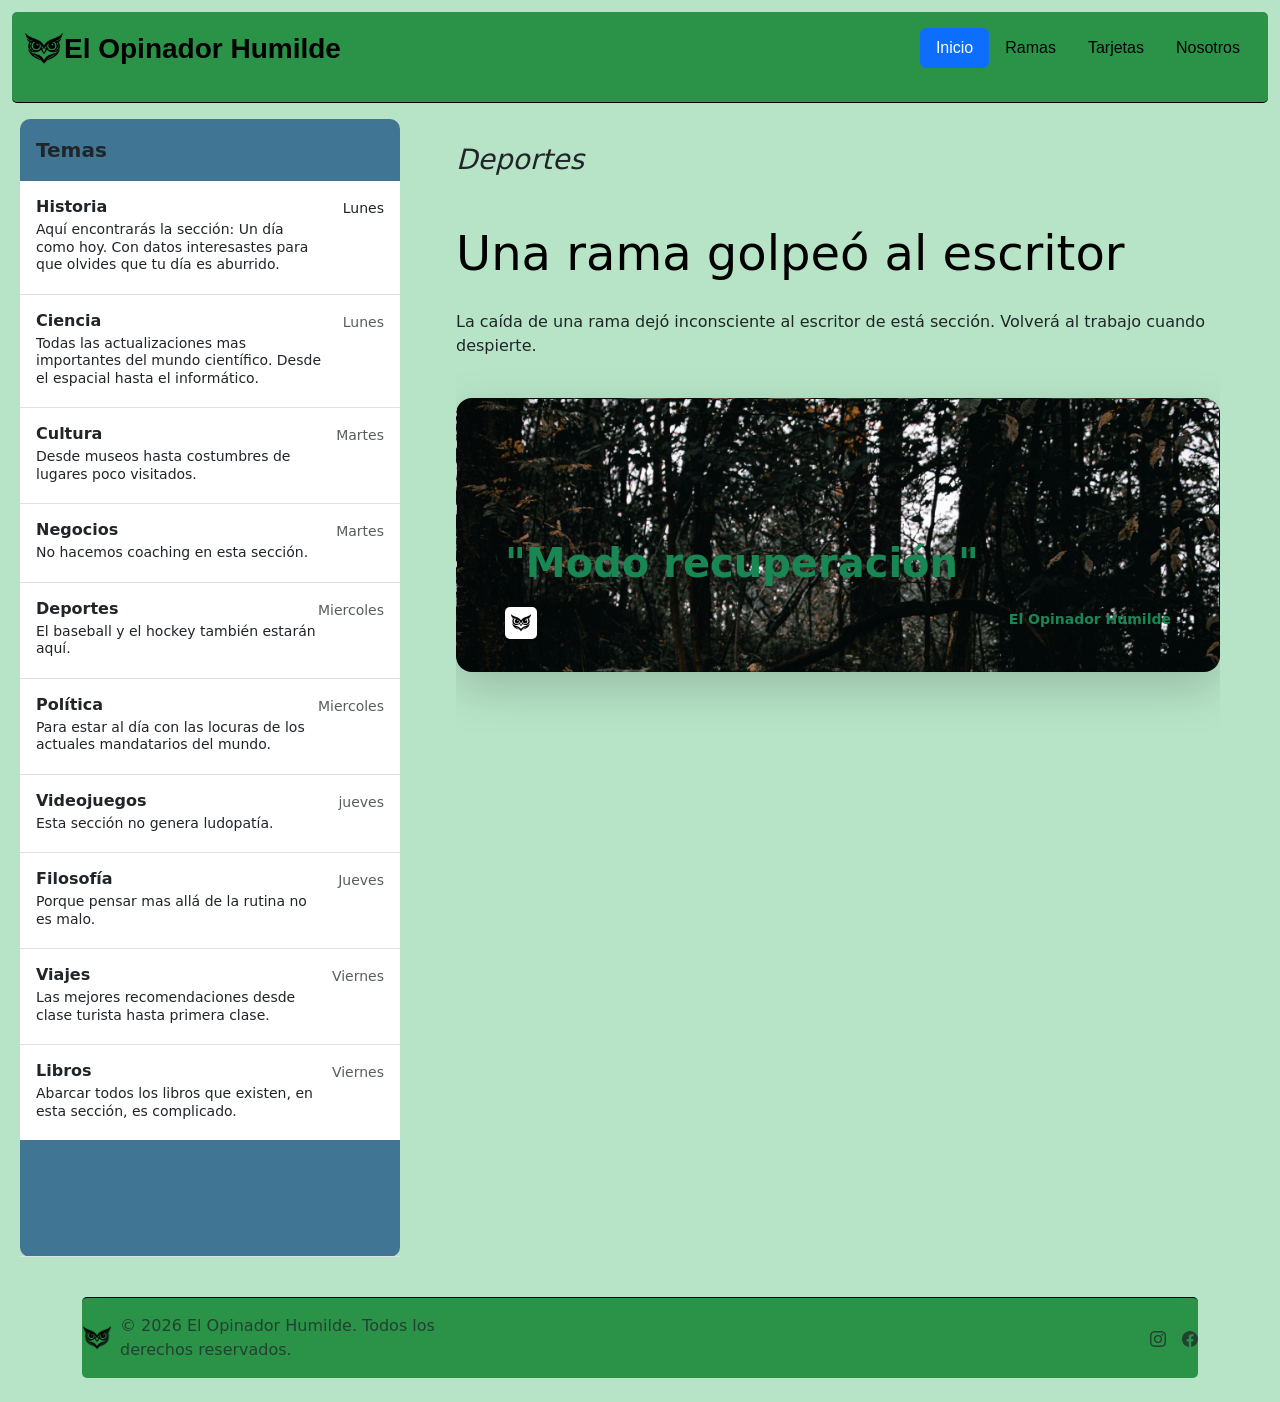
<file: Deportes.html>
<!DOCTYPE html>
<html lang="en">

<head>
    <meta charset="UTF-8">
    <meta name="viewport" content="width=device-width, initial-scale=1.0">
    <title>Deportes</title>
    <link href="https://cdn.jsdelivr.net/npm/bootstrap@5.3.8/dist/css/bootstrap.min.css" rel="stylesheet"
        integrity="sha384-sRIl4kxILFvY47J16cr9ZwB07vP4J8+LH7qKQnuqkuIAvNWLzeN8tE5YBujZqJLB" crossorigin="anonymous">
    <link href="ophu.css" rel="stylesheet">
</head>

<body>
    <div class="cabecera container">
        <header class="d-flex flex-wrap justify-content-center py-3 mb-3">
            <a href="/"
                class="d-flex align-items-center mb-3 mb-md-0 me-md-auto link-body-emphasis text-decoration-none text-secundary">
                <img id="logo" src="owllogg.png" alt="Logo del Opinador Humilde" width="40" height="40" />
                <span class="fs-3"><strong>El Opinador Humilde</strong></span>
            </a>
            <ul class="nav nav-pills">
                <li class="nav-item"><a href="index.html" class="nav-link active" aria-current="page">Inicio</a></li>
                <li class="nav-item"><a href="Ramas.html" class="nav-link">Ramas</a></li>
                <li class="nav-item"><a href="Tarjetas.html" class="nav-link">Tarjetas</a></li>
                <li class="nav-item"><a href="About.html" class="nav-link">Nosotros</a></li>
            </ul>
        </header>
    </div>
    <div class="d-flex" style="height: 130vh;">
        <div class="Temas flex-shrink-0 mx-2 my-3 d-flex flex-column" style="width: 380px;">
            <span class="fs-5 fw-semibold d-flex align-items-center flex-shrink-0 p-3">Temas</span>
            <div class="list-group list-group-flush border-bottom overflow-auto flex-grow-1">
                <a href="Historia.html" class="list-group-item list-group-item-action py-3 lh-sm d-flex flex-column">
                    <div class="d-flex w-100 align-items-center justify-content-between">
                        <strong class="mb-1">Historia</strong> <small>Lunes</small>
                    </div>
                    <div class="col-10 mb-1 small">Aquí encontrarás la sección: Un día como hoy. Con datos interesastes
                        para que olvides que tu día es aburrido.
                    </div>
                </a>
                <a href="Ciencia.html" class="list-group-item list-group-item-action py-3 lh-sm d-flex flex-column">
                    <div class="d-flex w-100 align-items-center justify-content-between">
                        <strong class="mb-1">Ciencia</strong>
                        <small class="text-body-secondary">Lunes</small>
                    </div>
                    <div class="col-10 mb-1 small">Todas las actualizaciones mas importantes del mundo científico. Desde
                        el espacial hasta el informático.
                    </div>
                </a>
                <a href="Cultura.html" class="list-group-item list-group-item-action py-3 lh-sm d-flex flex-column">
                    <div class="d-flex w-100 align-items-center justify-content-between">
                        <strong class="mb-1">Cultura</strong> <small class="text-body-secondary">Martes</small>
                    </div>
                    <div class="col-10 mb-1 small">Desde museos hasta costumbres de lugares poco visitados.
                    </div>
                </a>
                <a href="Negocios.html" class="list-group-item list-group-item-action py-3 lh-sm d-flex flex-column">
                    <div class="d-flex w-100 align-items-center justify-content-between">
                        <strong class="mb-1">Negocios</strong> <small class="text-body-secondary">Martes</small>
                    </div>
                    <div class="col-10 mb-1 small">No hacemos coaching en esta sección.
                    </div>
                </a>
                <a href="Deportes.html" class="list-group-item list-group-item-action py-3 lh-sm d-flex flex-column">
                    <div class="d-flex w-100 align-items-center justify-content-between">
                        <strong class="mb-1">Deportes</strong> <small class="text-body-secondary">Miercoles</small>
                    </div>
                    <div class="col-10 mb-1 small">El baseball y el hockey también estarán aquí.
                    </div>
                </a>
                <a href="Política.html" class="list-group-item list-group-item-action py-3 lh-sm d-flex flex-column">
                    <div class="d-flex w-100 align-items-center justify-content-between">
                        <strong class="mb-1">Política</strong> <small class="text-body-secondary">Miercoles</small>
                    </div>
                    <div class="col-10 mb-1 small">Para estar al día con las locuras de los actuales mandatarios del
                        mundo.
                    </div>
                </a>
                <a href="Videojuegos.html" class="list-group-item list-group-item-action py-3 lh-sm d-flex flex-column">
                    <div class="d-flex w-100 align-items-center justify-content-between">
                        <strong class="mb-1">Videojuegos</strong> <small class="text-body-secondary">jueves</small>
                    </div>
                    <div class="col-10 mb-1 small">Esta sección no genera ludopatía.
                    </div>
                </a>
                <a href="Filosofía.html" class="list-group-item list-group-item-action py-3 lh-sm d-flex flex-column">
                    <div class="d-flex w-100 align-items-center justify-content-between">
                        <strong class="mb-1">Filosofía</strong> <small class="text-body-secondary">Jueves</small>
                    </div>
                    <div class="col-10 mb-1 small">Porque pensar mas allá de la rutina no es malo.
                    </div>
                </a>
                <a href="Viajes.html" class="list-group-item list-group-item-action py-3 lh-sm d-flex flex-column">
                    <div class="d-flex w-100 align-items-center justify-content-between">
                        <strong class="mb-1">Viajes</strong> <small class="text-body-secondary">Viernes</small>
                    </div>
                    <div class="col-10 mb-1 small">Las mejores recomendaciones desde clase turista hasta primera clase.
                    </div>
                </a>
                <a href="Libros.html" class="list-group-item list-group-item-action py-3 lh-sm d-flex flex-column">
                    <div class="d-flex w-100 align-items-center justify-content-between">
                        <strong class="mb-1">Libros</strong> <small class="text-body-secondary">Viernes</small>
                    </div>
                    <div class="col-10 mb-1 small">Abarcar todos los libros que existen, en esta sección, es complicado.
                    </div>
                </a>
            </div>
        </div>
        <div class="flex-grow-1 mx-5 my-3 overflow-auto">
            <h3 class="py-4 mb-4 fst-italic">Deportes</h3>
            <article class="blog-post">
                <h2 class="display-5 link-body-emphasis mb-1">Una rama golpeó al escritor</h2>
                <br>
                <p>La caída de una rama dejó inconsciente al escritor de está sección. Volverá al trabajo cuando
                    despierte.</p>
                <br>
                <div class="col">
                    <div class="card card-cover h-100 overflow-hidden text-success rounded-4 shadow-lg"
                        style="background-image: url('desmayo.jpg');">
                        <div class="d-flex flex-column h-100 p-5 pb-3 text-shadow-1">
                            <h3 class="pt-5 mt-5 mb-4 display-6 lh-1 fw-bold">"Modo recuperación"
                            </h3>
                            <ul class="d-flex list-unstyled mt-auto">
                                <li class="me-auto"> <img src="owllog.png" alt="El Opinador Humilde" width="32"
                                        height="32" class="border-white"> </li>
                                <li><small><strong>El Opinador Humilde</strong></small></li>
                            </ul>
                        </div>
                    </div>
                </div>
            </article>
        </div>
    </div>
    <div class=" container">
        <footer class="d-flex flex-wrap justify-content-between align-items-center py-3 my-4">
            <div class="col-md-4 d-flex align-items-center">
                <a href="Deportes.html" class="mb-3 me-2 mb-md-0 text-body-secondary text-decoration-none lh-1">
                    <img id="logo" src="owllogg.png" alt="Logo del Opinador Humilde" width="30" height="30" />
                </a>
                <span class="mb-3 mb-md-0 text-body-secondary">© 2026 El Opinador Humilde. Todos los derechos
                    reservados.</span>
            </div>
            <ul class="nav col-md-4 justify-content-end list-unstyled d-flex">
                <li class="ms-3">
                    <a class="text-body-secondary" href="#" aria-label="Instagram">
                        <svg xmlns="http://www.w3.org/2000/svg" width="16" height="16" fill="currentColor"
                            class="bi bi-instagram" viewBox="0 0 16 16">
                            <path
                                d="M8 0C5.829 0 5.556.01 4.703.048 3.85.088 3.269.222 2.76.42a3.9 3.9 0 0 0-1.417.923A3.9 3.9 0 0 0 .42 2.76C.222 3.268.087 3.85.048 4.7.01 5.555 0 5.827 0 8.001c0 2.172.01 2.444.048 3.297.04.852.174 1.433.372 1.942.205.526.478.972.923 1.417.444.445.89.719 1.416.923.51.198 1.09.333 1.942.372C5.555 15.99 5.827 16 8 16s2.444-.01 3.298-.048c.851-.04 1.434-.174 1.943-.372a3.9 3.9 0 0 0 1.416-.923c.445-.445.718-.891.923-1.417.197-.509.332-1.09.372-1.942C15.99 10.445 16 10.173 16 8s-.01-2.445-.048-3.299c-.04-.851-.175-1.433-.372-1.941a3.9 3.9 0 0 0-.923-1.417A3.9 3.9 0 0 0 13.24.42c-.51-.198-1.092-.333-1.943-.372C10.443.01 10.172 0 7.998 0zm-.717 1.442h.718c2.136 0 2.389.007 3.232.046.78.035 1.204.166 1.486.275.373.145.64.319.92.599s.453.546.598.92c.11.281.24.705.275 1.485.039.843.047 1.096.047 3.231s-.008 2.389-.047 3.232c-.035.78-.166 1.203-.275 1.485a2.5 2.5 0 0 1-.599.919c-.28.28-.546.453-.92.598-.28.11-.704.24-1.485.276-.843.038-1.096.047-3.232.047s-2.39-.009-3.233-.047c-.78-.036-1.203-.166-1.485-.276a2.5 2.5 0 0 1-.92-.598 2.5 2.5 0 0 1-.6-.92c-.109-.281-.24-.705-.275-1.485-.038-.843-.046-1.096-.046-3.233s.008-2.388.046-3.231c.036-.78.166-1.204.276-1.486.145-.373.319-.64.599-.92s.546-.453.92-.598c.282-.11.705-.24 1.485-.276.738-.034 1.024-.044 2.515-.045zm4.988 1.328a.96.96 0 1 0 0 1.92.96.96 0 0 0 0-1.92m-4.27 1.122a4.109 4.109 0 1 0 0 8.217 4.109 4.109 0 0 0 0-8.217m0 1.441a2.667 2.667 0 1 1 0 5.334 2.667 2.667 0 0 1 0-5.334" />
                        </svg>
                    </a>
                </li>
                <li class="ms-3">
                    <a class="text-body-secondary" href="#" aria-label="Facebook">
                        <svg xmlns="http://www.w3.org/2000/svg" width="16" height="16" fill="currentColor"
                            class="bi bi-facebook" viewBox="0 0 16 16">
                            <path
                                d="M16 8.049c0-4.446-3.582-8.05-8-8.05C3.58 0-.002 3.603-.002 8.05c0 4.017 2.926 7.347 6.75 7.951v-5.625h-2.03V8.05H6.75V6.275c0-2.017 1.195-3.131 3.022-3.131.876 0 1.791.157 1.791.157v1.98h-1.009c-.993 0-1.303.621-1.303 1.258v1.51h2.218l-.354 2.326H9.25V16c3.824-.604 6.75-3.934 6.75-7.951" />
                        </svg>
                    </a>
                </li>
            </ul>
        </footer>
    </div>
</body>

</html>
</file>
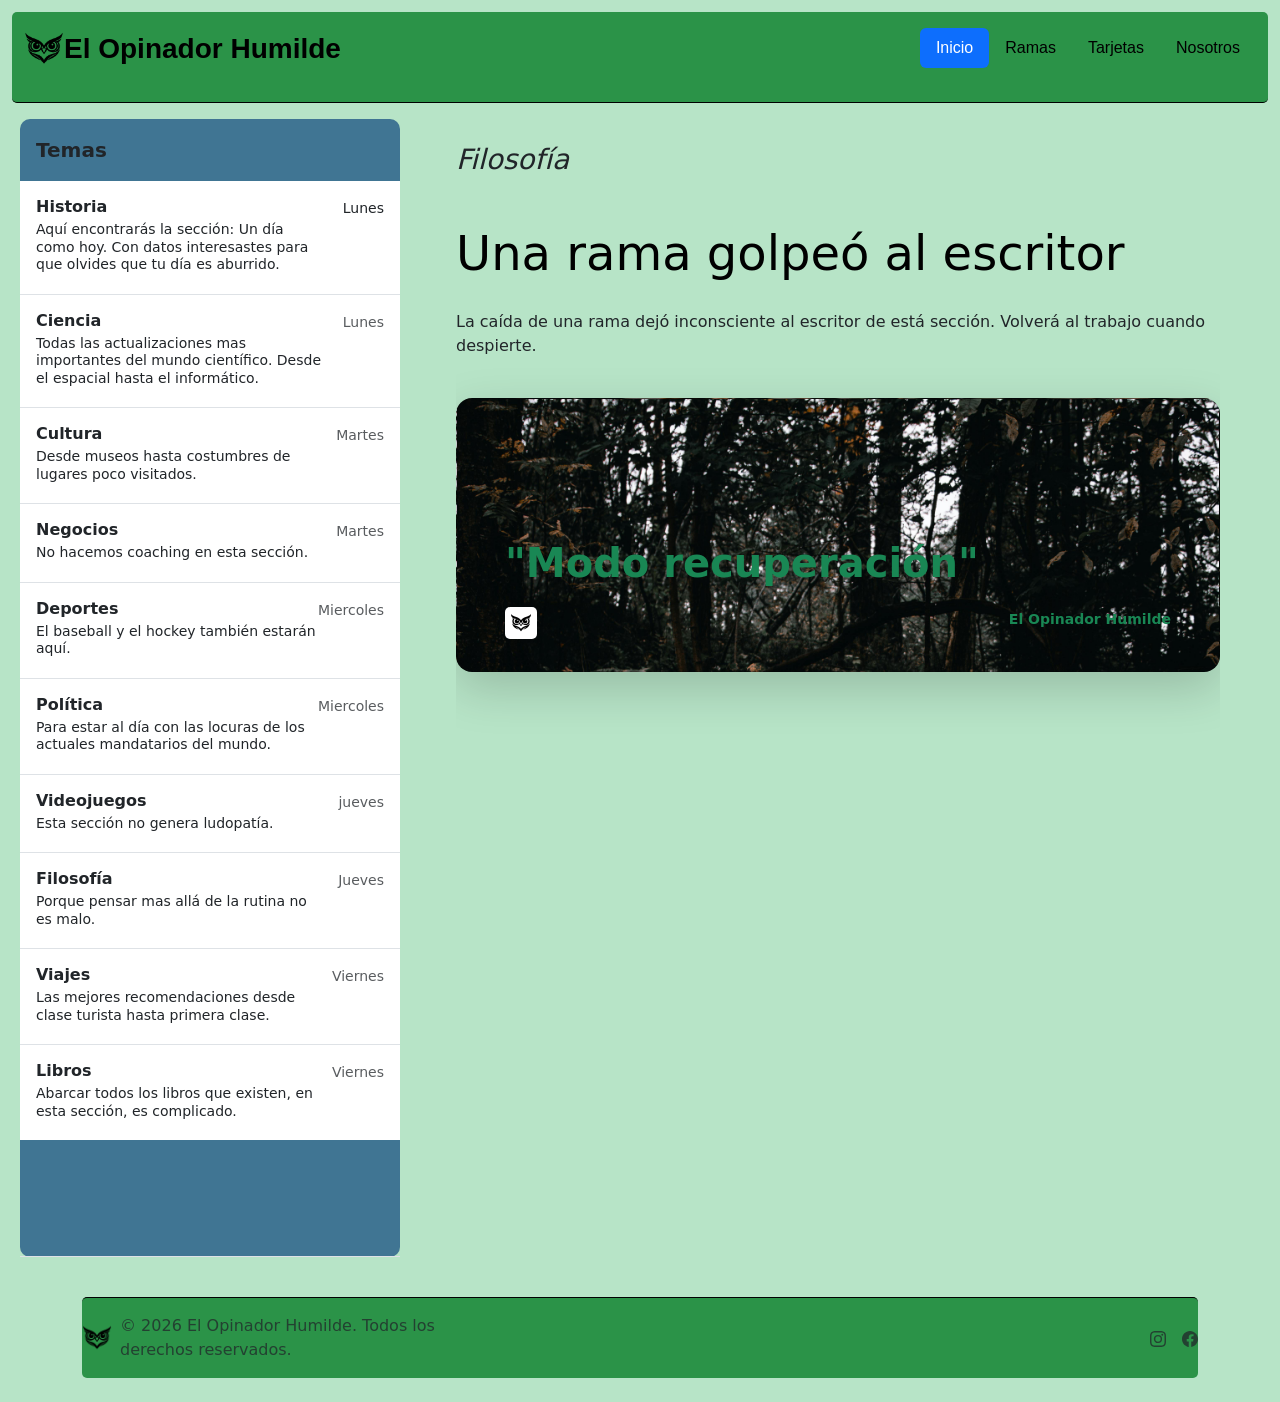
<file: Filosofía.html>
<!DOCTYPE html>
<html lang="en">

<head>
    <meta charset="UTF-8">
    <meta name="viewport" content="width=device-width, initial-scale=1.0">
    <title>Filosofía</title>
    <link href="https://cdn.jsdelivr.net/npm/bootstrap@5.3.8/dist/css/bootstrap.min.css" rel="stylesheet"
        integrity="sha384-sRIl4kxILFvY47J16cr9ZwB07vP4J8+LH7qKQnuqkuIAvNWLzeN8tE5YBujZqJLB" crossorigin="anonymous">
    <link href="ophu.css" rel="stylesheet">
</head>

<body>
    <div class="cabecera container">
        <header class="d-flex flex-wrap justify-content-center py-3 mb-3">
            <a href="/"
                class="d-flex align-items-center mb-3 mb-md-0 me-md-auto link-body-emphasis text-decoration-none text-secundary">
                <img id="logo" src="owllogg.png" alt="Logo del Opinador Humilde" width="40" height="40" />
                <span class="fs-3"><strong>El Opinador Humilde</strong></span>
            </a>
            <ul class="nav nav-pills">
                <li class="nav-item"><a href="index.html" class="nav-link active" aria-current="page">Inicio</a></li>
                <li class="nav-item"><a href="Ramas.html" class="nav-link">Ramas</a></li>
                <li class="nav-item"><a href="Tarjetas.html" class="nav-link">Tarjetas</a></li>
                <li class="nav-item"><a href="About.html" class="nav-link">Nosotros</a></li>
            </ul>
        </header>
    </div>
    <div class="d-flex" style="height: 130vh;">
        <div class="Temas flex-shrink-0 mx-2 my-3 d-flex flex-column" style="width: 380px;">
            <span class="fs-5 fw-semibold d-flex align-items-center flex-shrink-0 p-3">Temas</span>
            <div class="list-group list-group-flush border-bottom overflow-auto flex-grow-1">
                <a href="Historia.html" class="list-group-item list-group-item-action py-3 lh-sm d-flex flex-column">
                    <div class="d-flex w-100 align-items-center justify-content-between">
                        <strong class="mb-1">Historia</strong> <small>Lunes</small>
                    </div>
                    <div class="col-10 mb-1 small">Aquí encontrarás la sección: Un día como hoy. Con datos interesastes
                        para que olvides que tu día es aburrido.
                    </div>
                </a>
                <a href="Ciencia.html" class="list-group-item list-group-item-action py-3 lh-sm d-flex flex-column">
                    <div class="d-flex w-100 align-items-center justify-content-between">
                        <strong class="mb-1">Ciencia</strong>
                        <small class="text-body-secondary">Lunes</small>
                    </div>
                    <div class="col-10 mb-1 small">Todas las actualizaciones mas importantes del mundo científico. Desde
                        el espacial hasta el informático.
                    </div>
                </a>
                <a href="Cultura.html" class="list-group-item list-group-item-action py-3 lh-sm d-flex flex-column">
                    <div class="d-flex w-100 align-items-center justify-content-between">
                        <strong class="mb-1">Cultura</strong> <small class="text-body-secondary">Martes</small>
                    </div>
                    <div class="col-10 mb-1 small">Desde museos hasta costumbres de lugares poco visitados.
                    </div>
                </a>
                <a href="Negocios.html" class="list-group-item list-group-item-action py-3 lh-sm d-flex flex-column">
                    <div class="d-flex w-100 align-items-center justify-content-between">
                        <strong class="mb-1">Negocios</strong> <small class="text-body-secondary">Martes</small>
                    </div>
                    <div class="col-10 mb-1 small">No hacemos coaching en esta sección.
                    </div>
                </a>
                <a href="Deportes.html" class="list-group-item list-group-item-action py-3 lh-sm d-flex flex-column">
                    <div class="d-flex w-100 align-items-center justify-content-between">
                        <strong class="mb-1">Deportes</strong> <small class="text-body-secondary">Miercoles</small>
                    </div>
                    <div class="col-10 mb-1 small">El baseball y el hockey también estarán aquí.
                    </div>
                </a>
                <a href="Política.html" class="list-group-item list-group-item-action py-3 lh-sm d-flex flex-column">
                    <div class="d-flex w-100 align-items-center justify-content-between">
                        <strong class="mb-1">Política</strong> <small class="text-body-secondary">Miercoles</small>
                    </div>
                    <div class="col-10 mb-1 small">Para estar al día con las locuras de los actuales mandatarios del
                        mundo.
                    </div>
                </a>
                <a href="Videojuegos.html" class="list-group-item list-group-item-action py-3 lh-sm d-flex flex-column">
                    <div class="d-flex w-100 align-items-center justify-content-between">
                        <strong class="mb-1">Videojuegos</strong> <small class="text-body-secondary">jueves</small>
                    </div>
                    <div class="col-10 mb-1 small">Esta sección no genera ludopatía.
                    </div>
                </a>
                <a href="Filosofía.html" class="list-group-item list-group-item-action py-3 lh-sm d-flex flex-column">
                    <div class="d-flex w-100 align-items-center justify-content-between">
                        <strong class="mb-1">Filosofía</strong> <small class="text-body-secondary">Jueves</small>
                    </div>
                    <div class="col-10 mb-1 small">Porque pensar mas allá de la rutina no es malo.
                    </div>
                </a>
                <a href="Viajes.html" class="list-group-item list-group-item-action py-3 lh-sm d-flex flex-column">
                    <div class="d-flex w-100 align-items-center justify-content-between">
                        <strong class="mb-1">Viajes</strong> <small class="text-body-secondary">Viernes</small>
                    </div>
                    <div class="col-10 mb-1 small">Las mejores recomendaciones desde clase turista hasta primera clase.
                    </div>
                </a>
                <a href="Libros.html" class="list-group-item list-group-item-action py-3 lh-sm d-flex flex-column">
                    <div class="d-flex w-100 align-items-center justify-content-between">
                        <strong class="mb-1">Libros</strong> <small class="text-body-secondary">Viernes</small>
                    </div>
                    <div class="col-10 mb-1 small">Abarcar todos los libros que existen, en esta sección, es complicado.
                    </div>
                </a>
            </div>
        </div>
        <div class="flex-grow-1 mx-5 my-3 overflow-auto">
            <h3 class="py-4 mb-4 fst-italic">Filosofía</h3>
            <article class="blog-post">
                <h2 class="display-5 link-body-emphasis mb-1">Una rama golpeó al escritor</h2>
                <br>
                <p>La caída de una rama dejó inconsciente al escritor de está sección. Volverá al trabajo cuando
                    despierte.</p>
                <br>
                <div class="col">
                    <div class="card card-cover h-100 overflow-hidden text-success rounded-4 shadow-lg"
                        style="background-image: url('desmayo.jpg');">
                        <div class="d-flex flex-column h-100 p-5 pb-3 text-shadow-1">
                            <h3 class="pt-5 mt-5 mb-4 display-6 lh-1 fw-bold">"Modo recuperación"
                            </h3>
                            <ul class="d-flex list-unstyled mt-auto">
                                <li class="me-auto"> <img src="owllog.png" alt="El Opinador Humilde" width="32"
                                        height="32" class="border-white"> </li>
                                <li><small><strong>El Opinador Humilde</strong></small></li>
                            </ul>
                        </div>
                    </div>
                </div>
            </article>
        </div>
    </div>
    <div class=" container">
        <footer class="d-flex flex-wrap justify-content-between align-items-center py-3 my-4">
            <div class="col-md-4 d-flex align-items-center">
                <a href="Filosofía.html" class="mb-3 me-2 mb-md-0 text-body-secondary text-decoration-none lh-1">
                    <img id="logo" src="owllogg.png" alt="Logo del Opinador Humilde" width="30" height="30" />
                </a>
                <span class="mb-3 mb-md-0 text-body-secondary">© 2026 El Opinador Humilde. Todos los derechos
                    reservados.</span>
            </div>
            <ul class="nav col-md-4 justify-content-end list-unstyled d-flex">
                <li class="ms-3">
                    <a class="text-body-secondary" href="#" aria-label="Instagram">
                        <svg xmlns="http://www.w3.org/2000/svg" width="16" height="16" fill="currentColor"
                            class="bi bi-instagram" viewBox="0 0 16 16">
                            <path
                                d="M8 0C5.829 0 5.556.01 4.703.048 3.85.088 3.269.222 2.76.42a3.9 3.9 0 0 0-1.417.923A3.9 3.9 0 0 0 .42 2.76C.222 3.268.087 3.85.048 4.7.01 5.555 0 5.827 0 8.001c0 2.172.01 2.444.048 3.297.04.852.174 1.433.372 1.942.205.526.478.972.923 1.417.444.445.89.719 1.416.923.51.198 1.09.333 1.942.372C5.555 15.99 5.827 16 8 16s2.444-.01 3.298-.048c.851-.04 1.434-.174 1.943-.372a3.9 3.9 0 0 0 1.416-.923c.445-.445.718-.891.923-1.417.197-.509.332-1.09.372-1.942C15.99 10.445 16 10.173 16 8s-.01-2.445-.048-3.299c-.04-.851-.175-1.433-.372-1.941a3.9 3.9 0 0 0-.923-1.417A3.9 3.9 0 0 0 13.24.42c-.51-.198-1.092-.333-1.943-.372C10.443.01 10.172 0 7.998 0zm-.717 1.442h.718c2.136 0 2.389.007 3.232.046.78.035 1.204.166 1.486.275.373.145.64.319.92.599s.453.546.598.92c.11.281.24.705.275 1.485.039.843.047 1.096.047 3.231s-.008 2.389-.047 3.232c-.035.78-.166 1.203-.275 1.485a2.5 2.5 0 0 1-.599.919c-.28.28-.546.453-.92.598-.28.11-.704.24-1.485.276-.843.038-1.096.047-3.232.047s-2.39-.009-3.233-.047c-.78-.036-1.203-.166-1.485-.276a2.5 2.5 0 0 1-.92-.598 2.5 2.5 0 0 1-.6-.92c-.109-.281-.24-.705-.275-1.485-.038-.843-.046-1.096-.046-3.233s.008-2.388.046-3.231c.036-.78.166-1.204.276-1.486.145-.373.319-.64.599-.92s.546-.453.92-.598c.282-.11.705-.24 1.485-.276.738-.034 1.024-.044 2.515-.045zm4.988 1.328a.96.96 0 1 0 0 1.92.96.96 0 0 0 0-1.92m-4.27 1.122a4.109 4.109 0 1 0 0 8.217 4.109 4.109 0 0 0 0-8.217m0 1.441a2.667 2.667 0 1 1 0 5.334 2.667 2.667 0 0 1 0-5.334" />
                        </svg>
                    </a>
                </li>
                <li class="ms-3">
                    <a class="text-body-secondary" href="#" aria-label="Facebook">
                        <svg xmlns="http://www.w3.org/2000/svg" width="16" height="16" fill="currentColor"
                            class="bi bi-facebook" viewBox="0 0 16 16">
                            <path
                                d="M16 8.049c0-4.446-3.582-8.05-8-8.05C3.58 0-.002 3.603-.002 8.05c0 4.017 2.926 7.347 6.75 7.951v-5.625h-2.03V8.05H6.75V6.275c0-2.017 1.195-3.131 3.022-3.131.876 0 1.791.157 1.791.157v1.98h-1.009c-.993 0-1.303.621-1.303 1.258v1.51h2.218l-.354 2.326H9.25V16c3.824-.604 6.75-3.934 6.75-7.951" />
                        </svg>
                    </a>
                </li>
            </ul>
        </footer>
    </div>
</body>

</html>
</file>
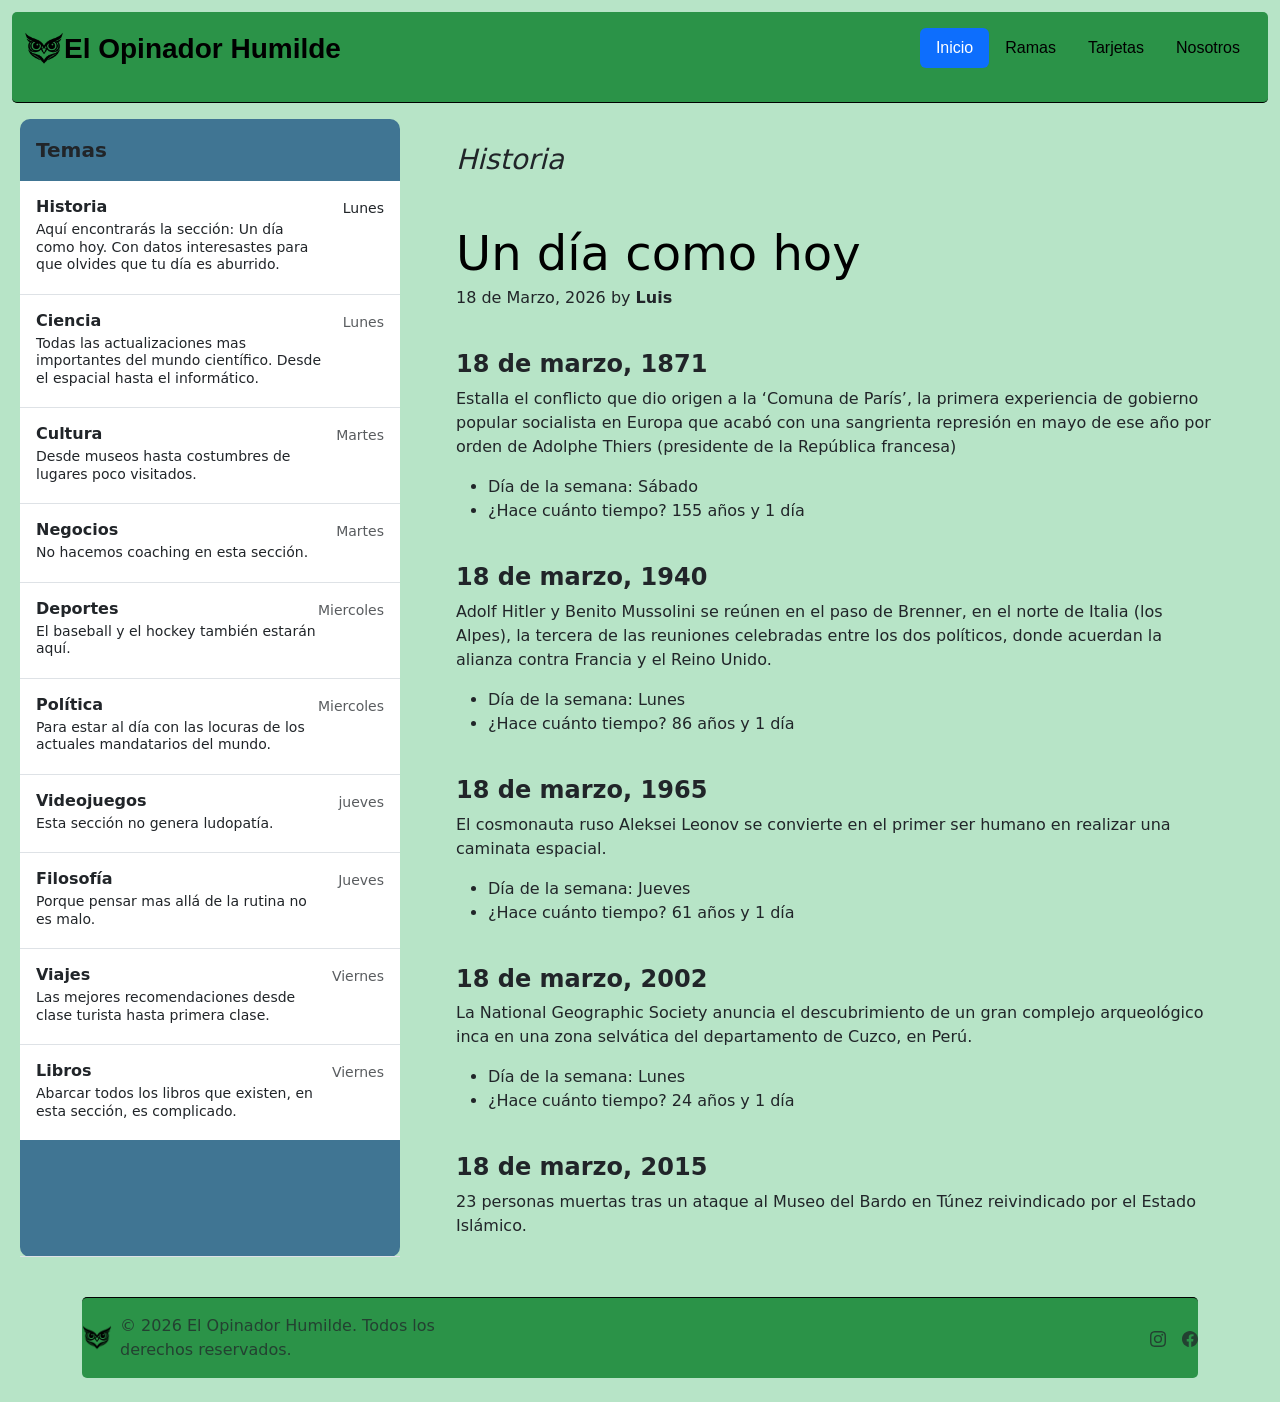
<file: Historia.html>
<!DOCTYPE html>
<html lang="en">

<head>
    <meta charset="UTF-8">
    <meta name="viewport" content="width=device-width, initial-scale=1.0">
    <title>Historia</title>
    <link href="https://cdn.jsdelivr.net/npm/bootstrap@5.3.8/dist/css/bootstrap.min.css" rel="stylesheet"
        integrity="sha384-sRIl4kxILFvY47J16cr9ZwB07vP4J8+LH7qKQnuqkuIAvNWLzeN8tE5YBujZqJLB" crossorigin="anonymous">
    <link href="ophu.css" rel="stylesheet">
</head>

<body>
    <div class="cabecera container">
        <header class="d-flex flex-wrap justify-content-center py-3 mb-3">
            <a href="/"
                class="d-flex align-items-center mb-3 mb-md-0 me-md-auto link-body-emphasis text-decoration-none text-secundary">
                <img id="logo" src="owllogg.png" alt="Logo del Opinador Humilde" width="40" height="40" />
                <span class="fs-3"><strong>El Opinador Humilde</strong></span>
            </a>
            <ul class="nav nav-pills">
                <li class="nav-item"><a href="index.html" class="nav-link active" aria-current="page">Inicio</a></li>
                <li class="nav-item"><a href="Ramas.html" class="nav-link">Ramas</a></li>
                <li class="nav-item"><a href="Tarjetas.html" class="nav-link">Tarjetas</a></li>
                <li class="nav-item"><a href="About.html" class="nav-link">Nosotros</a></li>
            </ul>
        </header>
    </div>
    <div class="d-flex" style="height: 130vh;">
        <div class="Temas flex-shrink-0 mx-2 my-3 d-flex flex-column" style="width: 380px;">
            <span class="fs-5 fw-semibold d-flex align-items-center flex-shrink-0 p-3">Temas</span>
            <div class="list-group list-group-flush border-bottom overflow-auto flex-grow-1">
                <a href="Historia.html" class="list-group-item list-group-item-action py-3 lh-sm d-flex flex-column">
                    <div class="d-flex w-100 align-items-center justify-content-between">
                        <strong class="mb-1">Historia</strong> <small>Lunes</small>
                    </div>
                    <div class="col-10 mb-1 small">Aquí encontrarás la sección: Un día como hoy. Con datos interesastes
                        para que olvides que tu día es aburrido.
                    </div>
                </a>
                <a href="Ciencia.html" class="list-group-item list-group-item-action py-3 lh-sm d-flex flex-column">
                    <div class="d-flex w-100 align-items-center justify-content-between">
                        <strong class="mb-1">Ciencia</strong>
                        <small class="text-body-secondary">Lunes</small>
                    </div>
                    <div class="col-10 mb-1 small">Todas las actualizaciones mas importantes del mundo científico. Desde
                        el espacial hasta el informático.
                    </div>
                </a>
                <a href="Cultura.html" class="list-group-item list-group-item-action py-3 lh-sm d-flex flex-column">
                    <div class="d-flex w-100 align-items-center justify-content-between">
                        <strong class="mb-1">Cultura</strong> <small class="text-body-secondary">Martes</small>
                    </div>
                    <div class="col-10 mb-1 small">Desde museos hasta costumbres de lugares poco visitados.
                    </div>
                </a>
                <a href="Negocios.html" class="list-group-item list-group-item-action py-3 lh-sm d-flex flex-column">
                    <div class="d-flex w-100 align-items-center justify-content-between">
                        <strong class="mb-1">Negocios</strong> <small class="text-body-secondary">Martes</small>
                    </div>
                    <div class="col-10 mb-1 small">No hacemos coaching en esta sección.
                    </div>
                </a>
                <a href="Deportes.html" class="list-group-item list-group-item-action py-3 lh-sm d-flex flex-column">
                    <div class="d-flex w-100 align-items-center justify-content-between">
                        <strong class="mb-1">Deportes</strong> <small class="text-body-secondary">Miercoles</small>
                    </div>
                    <div class="col-10 mb-1 small">El baseball y el hockey también estarán aquí.
                    </div>
                </a>
                <a href="Política.html" class="list-group-item list-group-item-action py-3 lh-sm d-flex flex-column">
                    <div class="d-flex w-100 align-items-center justify-content-between">
                        <strong class="mb-1">Política</strong> <small class="text-body-secondary">Miercoles</small>
                    </div>
                    <div class="col-10 mb-1 small">Para estar al día con las locuras de los actuales mandatarios del
                        mundo.
                    </div>
                </a>
                <a href="Videojuegos.html" class="list-group-item list-group-item-action py-3 lh-sm d-flex flex-column">
                    <div class="d-flex w-100 align-items-center justify-content-between">
                        <strong class="mb-1">Videojuegos</strong> <small class="text-body-secondary">jueves</small>
                    </div>
                    <div class="col-10 mb-1 small">Esta sección no genera ludopatía.
                    </div>
                </a>
                <a href="Filosofía.html" class="list-group-item list-group-item-action py-3 lh-sm d-flex flex-column">
                    <div class="d-flex w-100 align-items-center justify-content-between">
                        <strong class="mb-1">Filosofía</strong> <small class="text-body-secondary">Jueves</small>
                    </div>
                    <div class="col-10 mb-1 small">Porque pensar mas allá de la rutina no es malo.
                    </div>
                </a>
                <a href="Viajes.html" class="list-group-item list-group-item-action py-3 lh-sm d-flex flex-column">
                    <div class="d-flex w-100 align-items-center justify-content-between">
                        <strong class="mb-1">Viajes</strong> <small class="text-body-secondary">Viernes</small>
                    </div>
                    <div class="col-10 mb-1 small">Las mejores recomendaciones desde clase turista hasta primera clase.
                    </div>
                </a>
                <a href="Libros.html" class="list-group-item list-group-item-action py-3 lh-sm d-flex flex-column">
                    <div class="d-flex w-100 align-items-center justify-content-between">
                        <strong class="mb-1">Libros</strong> <small class="text-body-secondary">Viernes</small>
                    </div>
                    <div class="col-10 mb-1 small">Abarcar todos los libros que existen, en esta sección, es complicado.
                    </div>
                </a>
            </div>
        </div>
        <div class="flex-grow-1 mx-5 my-3 overflow-auto">
            <h3 class="py-4 mb-4 fst-italic">Historia</h3>
            <article class="blog-post">
                <h2 class="display-5 link-body-emphasis mb-1">Un día como hoy</h2>
                <p class="blog-post-meta">18 de Marzo, 2026 by <strong>Luis</strong></p>
                <br>
                <h4><strong>18 de marzo, 1871</strong></h4>
                <p>Estalla el conflicto que dio origen a la ‘Comuna de París’, la primera experiencia de gobierno
                    popular socialista en Europa que acabó con una sangrienta represión en mayo de ese año por orden de
                    Adolphe Thiers (presidente de la República francesa)</p>
                <ul>
                    <li>Día de la semana: Sábado</li>
                    <li>¿Hace cuánto tiempo? 155 años y 1 día</li>
                </ul>
                <br>
                <h4><strong>18 de marzo, 1940</strong></h4>
                <p>Adolf Hitler y Benito Mussolini se reúnen en el paso de Brenner, en
                    el norte de Italia (los Alpes), la tercera de las reuniones celebradas entre los dos políticos,
                    donde acuerdan la alianza contra Francia y el Reino Unido.</p>
                <ul>
                    <li>Día de la semana: Lunes</li>
                    <li>¿Hace cuánto tiempo? 86 años y 1 día</li>
                </ul>
                <br>
                <h4><strong>18 de marzo, 1965</strong></h4>
                <p>El cosmonauta ruso Aleksei Leonov se convierte en el primer ser humano en realizar una caminata
                    espacial.</p>
                <ul>
                    <li>Día de la semana: Jueves</li>
                    <li>¿Hace cuánto tiempo? 61 años y 1 día</li>
                </ul>
                <br>
                <h4><strong>18 de marzo, 2002</strong></h4>
                <p>La National Geographic Society anuncia el descubrimiento de un gran complejo arqueológico inca en una
                    zona selvática del departamento de Cuzco, en Perú.</p>
                <ul>
                    <li>Día de la semana: Lunes</li>
                    <li>¿Hace cuánto tiempo? 24 años y 1 día</li>
                </ul>
                <br>
                <h4><strong>18 de marzo, 2015</strong></h4>
                <p>23 personas muertas tras un ataque al Museo del Bardo en Túnez reivindicado por el Estado Islámico.
                </p>
                <ul>
                    <li>Día de la semana: Miércoles</li>
                    <li>¿Hace cuánto tiempo? 11 años y 1 día</li>
                </ul>
            </article>
        </div>
    </div>
    <div class=" container">
        <footer class="d-flex flex-wrap justify-content-between align-items-center py-3 my-4">
            <div class="col-md-4 d-flex align-items-center">
                <a href="Historia.html" class="mb-3 me-2 mb-md-0 text-body-secondary text-decoration-none lh-1">
                    <img id="logo" src="owllogg.png" alt="Logo del Opinador Humilde" width="30" height="30" />
                </a>
                <span class="mb-3 mb-md-0 text-body-secondary">© 2026 El Opinador Humilde. Todos los derechos
                    reservados.</span>
            </div>
            <ul class="nav col-md-4 justify-content-end list-unstyled d-flex">
                <li class="ms-3">
                    <a class="text-body-secondary" href="#" aria-label="Instagram">
                        <svg xmlns="http://www.w3.org/2000/svg" width="16" height="16" fill="currentColor"
                            class="bi bi-instagram" viewBox="0 0 16 16">
                            <path
                                d="M8 0C5.829 0 5.556.01 4.703.048 3.85.088 3.269.222 2.76.42a3.9 3.9 0 0 0-1.417.923A3.9 3.9 0 0 0 .42 2.76C.222 3.268.087 3.85.048 4.7.01 5.555 0 5.827 0 8.001c0 2.172.01 2.444.048 3.297.04.852.174 1.433.372 1.942.205.526.478.972.923 1.417.444.445.89.719 1.416.923.51.198 1.09.333 1.942.372C5.555 15.99 5.827 16 8 16s2.444-.01 3.298-.048c.851-.04 1.434-.174 1.943-.372a3.9 3.9 0 0 0 1.416-.923c.445-.445.718-.891.923-1.417.197-.509.332-1.09.372-1.942C15.99 10.445 16 10.173 16 8s-.01-2.445-.048-3.299c-.04-.851-.175-1.433-.372-1.941a3.9 3.9 0 0 0-.923-1.417A3.9 3.9 0 0 0 13.24.42c-.51-.198-1.092-.333-1.943-.372C10.443.01 10.172 0 7.998 0zm-.717 1.442h.718c2.136 0 2.389.007 3.232.046.78.035 1.204.166 1.486.275.373.145.64.319.92.599s.453.546.598.92c.11.281.24.705.275 1.485.039.843.047 1.096.047 3.231s-.008 2.389-.047 3.232c-.035.78-.166 1.203-.275 1.485a2.5 2.5 0 0 1-.599.919c-.28.28-.546.453-.92.598-.28.11-.704.24-1.485.276-.843.038-1.096.047-3.232.047s-2.39-.009-3.233-.047c-.78-.036-1.203-.166-1.485-.276a2.5 2.5 0 0 1-.92-.598 2.5 2.5 0 0 1-.6-.92c-.109-.281-.24-.705-.275-1.485-.038-.843-.046-1.096-.046-3.233s.008-2.388.046-3.231c.036-.78.166-1.204.276-1.486.145-.373.319-.64.599-.92s.546-.453.92-.598c.282-.11.705-.24 1.485-.276.738-.034 1.024-.044 2.515-.045zm4.988 1.328a.96.96 0 1 0 0 1.92.96.96 0 0 0 0-1.92m-4.27 1.122a4.109 4.109 0 1 0 0 8.217 4.109 4.109 0 0 0 0-8.217m0 1.441a2.667 2.667 0 1 1 0 5.334 2.667 2.667 0 0 1 0-5.334" />
                        </svg>
                    </a>
                </li>
                <li class="ms-3">
                    <a class="text-body-secondary" href="#" aria-label="Facebook">
                        <svg xmlns="http://www.w3.org/2000/svg" width="16" height="16" fill="currentColor"
                            class="bi bi-facebook" viewBox="0 0 16 16">
                            <path
                                d="M16 8.049c0-4.446-3.582-8.05-8-8.05C3.58 0-.002 3.603-.002 8.05c0 4.017 2.926 7.347 6.75 7.951v-5.625h-2.03V8.05H6.75V6.275c0-2.017 1.195-3.131 3.022-3.131.876 0 1.791.157 1.791.157v1.98h-1.009c-.993 0-1.303.621-1.303 1.258v1.51h2.218l-.354 2.326H9.25V16c3.824-.604 6.75-3.934 6.75-7.951" />
                        </svg>
                    </a>
                </li>
            </ul>
        </footer>
    </div>
</body>

</html>
</file>
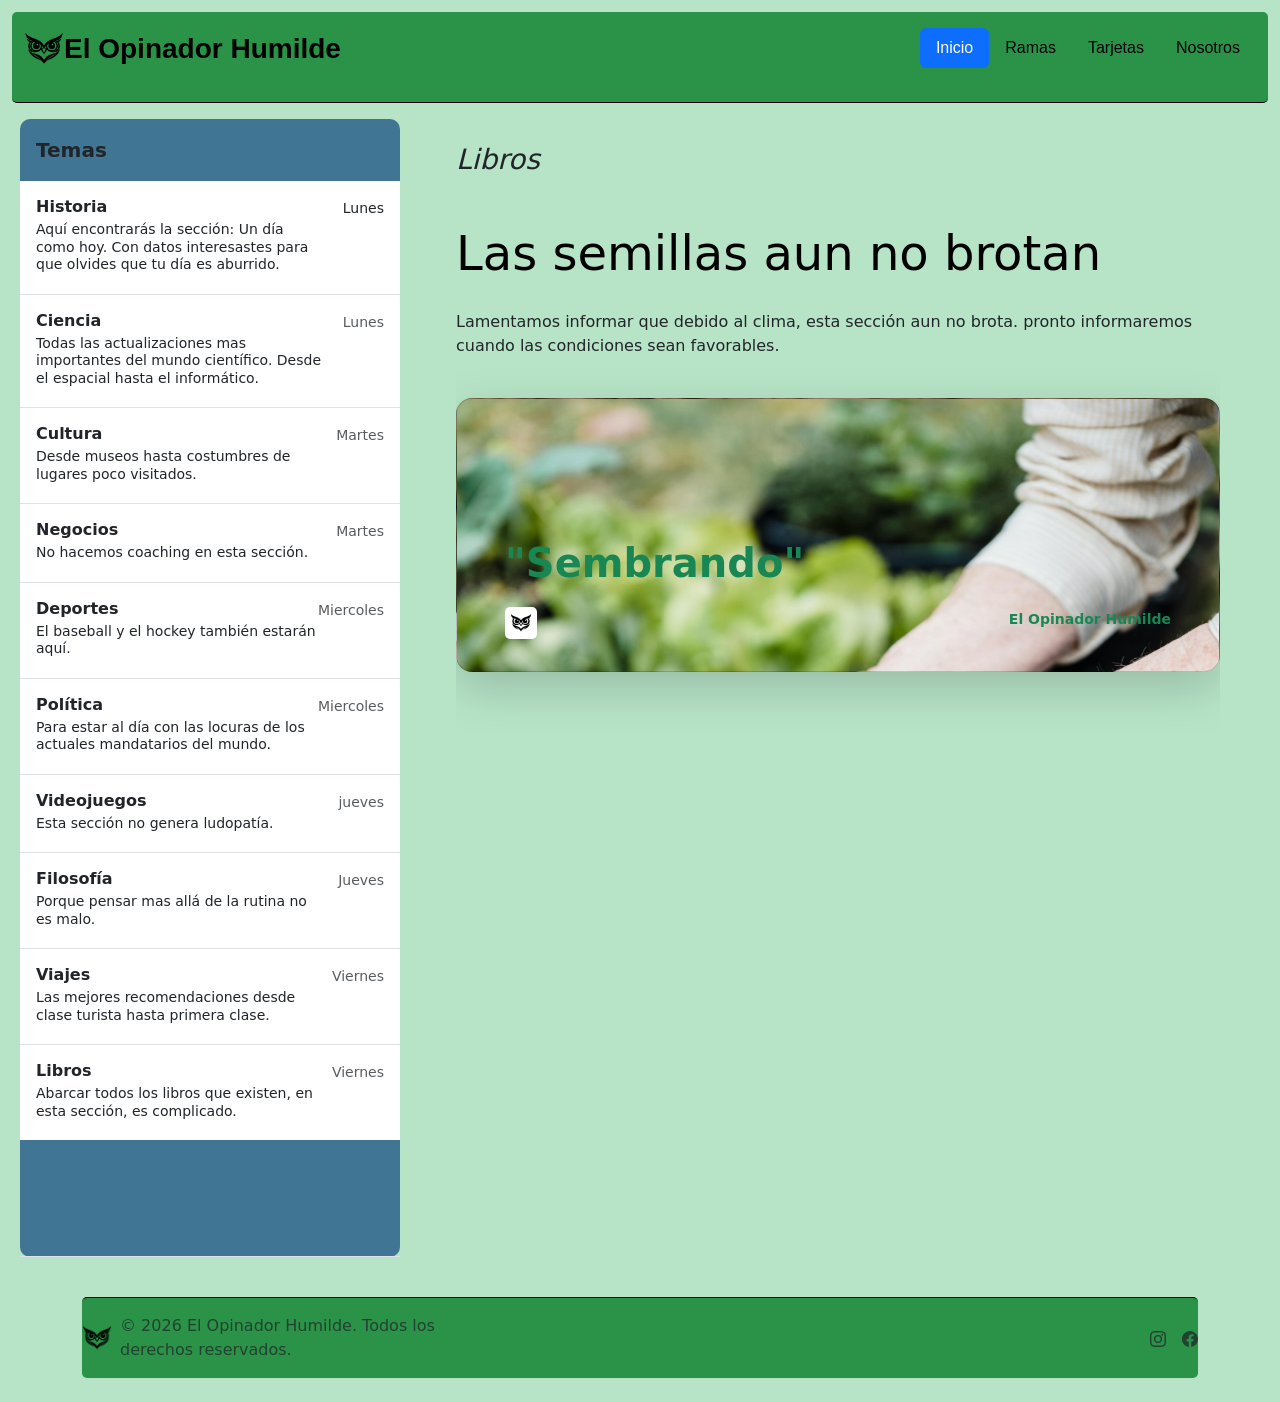
<file: Libros.html>
<!DOCTYPE html>
<html lang="en">

<head>
    <meta charset="UTF-8">
    <meta name="viewport" content="width=device-width, initial-scale=1.0">
    <title>Libros</title>
    <link href="https://cdn.jsdelivr.net/npm/bootstrap@5.3.8/dist/css/bootstrap.min.css" rel="stylesheet"
        integrity="sha384-sRIl4kxILFvY47J16cr9ZwB07vP4J8+LH7qKQnuqkuIAvNWLzeN8tE5YBujZqJLB" crossorigin="anonymous">
    <link href="ophu.css" rel="stylesheet">
</head>

<body>
    <div class="cabecera container">
        <header class="d-flex flex-wrap justify-content-center py-3 mb-3">
            <a href="/"
                class="d-flex align-items-center mb-3 mb-md-0 me-md-auto link-body-emphasis text-decoration-none text-secundary">
                <img id="logo" src="owllogg.png" alt="Logo del Opinador Humilde" width="40" height="40" />
                <span class="fs-3"><strong>El Opinador Humilde</strong></span>
            </a>
            <ul class="nav nav-pills">
                <li class="nav-item"><a href="index.html" class="nav-link active" aria-current="page">Inicio</a></li>
                <li class="nav-item"><a href="Ramas.html" class="nav-link">Ramas</a></li>
                <li class="nav-item"><a href="Tarjetas.html" class="nav-link">Tarjetas</a></li>
                <li class="nav-item"><a href="About.html" class="nav-link">Nosotros</a></li>
            </ul>
        </header>
    </div>
    <div class="d-flex" style="height: 130vh;">
        <div class="Temas flex-shrink-0 mx-2 my-3 d-flex flex-column" style="width: 380px;">
            <span class="fs-5 fw-semibold d-flex align-items-center flex-shrink-0 p-3">Temas</span>
            <div class="list-group list-group-flush border-bottom overflow-auto flex-grow-1">
                <a href="Historia.html" class="list-group-item list-group-item-action py-3 lh-sm d-flex flex-column">
                    <div class="d-flex w-100 align-items-center justify-content-between">
                        <strong class="mb-1">Historia</strong> <small>Lunes</small>
                    </div>
                    <div class="col-10 mb-1 small">Aquí encontrarás la sección: Un día como hoy. Con datos interesastes
                        para que olvides que tu día es aburrido.
                    </div>
                </a>
                <a href="Ciencia.html" class="list-group-item list-group-item-action py-3 lh-sm d-flex flex-column">
                    <div class="d-flex w-100 align-items-center justify-content-between">
                        <strong class="mb-1">Ciencia</strong>
                        <small class="text-body-secondary">Lunes</small>
                    </div>
                    <div class="col-10 mb-1 small">Todas las actualizaciones mas importantes del mundo científico. Desde
                        el espacial hasta el informático.
                    </div>
                </a>
                <a href="Cultura.html" class="list-group-item list-group-item-action py-3 lh-sm d-flex flex-column">
                    <div class="d-flex w-100 align-items-center justify-content-between">
                        <strong class="mb-1">Cultura</strong> <small class="text-body-secondary">Martes</small>
                    </div>
                    <div class="col-10 mb-1 small">Desde museos hasta costumbres de lugares poco visitados.
                    </div>
                </a>
                <a href="Negocios.html" class="list-group-item list-group-item-action py-3 lh-sm d-flex flex-column">
                    <div class="d-flex w-100 align-items-center justify-content-between">
                        <strong class="mb-1">Negocios</strong> <small class="text-body-secondary">Martes</small>
                    </div>
                    <div class="col-10 mb-1 small">No hacemos coaching en esta sección.
                    </div>
                </a>
                <a href="Deportes.html" class="list-group-item list-group-item-action py-3 lh-sm d-flex flex-column">
                    <div class="d-flex w-100 align-items-center justify-content-between">
                        <strong class="mb-1">Deportes</strong> <small class="text-body-secondary">Miercoles</small>
                    </div>
                    <div class="col-10 mb-1 small">El baseball y el hockey también estarán aquí.
                    </div>
                </a>
                <a href="Política.html" class="list-group-item list-group-item-action py-3 lh-sm d-flex flex-column">
                    <div class="d-flex w-100 align-items-center justify-content-between">
                        <strong class="mb-1">Política</strong> <small class="text-body-secondary">Miercoles</small>
                    </div>
                    <div class="col-10 mb-1 small">Para estar al día con las locuras de los actuales mandatarios del
                        mundo.
                    </div>
                </a>
                <a href="Videojuegos.html" class="list-group-item list-group-item-action py-3 lh-sm d-flex flex-column">
                    <div class="d-flex w-100 align-items-center justify-content-between">
                        <strong class="mb-1">Videojuegos</strong> <small class="text-body-secondary">jueves</small>
                    </div>
                    <div class="col-10 mb-1 small">Esta sección no genera ludopatía.
                    </div>
                </a>
                <a href="Filosofía.html" class="list-group-item list-group-item-action py-3 lh-sm d-flex flex-column">
                    <div class="d-flex w-100 align-items-center justify-content-between">
                        <strong class="mb-1">Filosofía</strong> <small class="text-body-secondary">Jueves</small>
                    </div>
                    <div class="col-10 mb-1 small">Porque pensar mas allá de la rutina no es malo.
                    </div>
                </a>
                <a href="Viajes.html" class="list-group-item list-group-item-action py-3 lh-sm d-flex flex-column">
                    <div class="d-flex w-100 align-items-center justify-content-between">
                        <strong class="mb-1">Viajes</strong> <small class="text-body-secondary">Viernes</small>
                    </div>
                    <div class="col-10 mb-1 small">Las mejores recomendaciones desde clase turista hasta primera clase.
                    </div>
                </a>
                <a href="Libros.html" class="list-group-item list-group-item-action py-3 lh-sm d-flex flex-column">
                    <div class="d-flex w-100 align-items-center justify-content-between">
                        <strong class="mb-1">Libros</strong> <small class="text-body-secondary">Viernes</small>
                    </div>
                    <div class="col-10 mb-1 small">Abarcar todos los libros que existen, en esta sección, es complicado.
                    </div>
                </a>
            </div>
        </div>
        <div class="flex-grow-1 mx-5 my-3 overflow-auto">
            <h3 class="py-4 mb-4 fst-italic">Libros</h3>
            <article class="blog-post">
                <h2 class="display-5 link-body-emphasis mb-1">Las semillas aun no brotan</h2>
                <br>
                <p>Lamentamos informar que debido al clima, esta sección aun no brota. pronto informaremos cuando las
                    condiciones sean favorables.</p>
                <br>
                <div class="col">
                    <div class="card card-cover h-100 overflow-hidden text-success rounded-4 shadow-lg"
                        style="background-image: url('sembrando.jpg');">
                        <div class="d-flex flex-column h-100 p-5 pb-3 text-shadow-1">
                            <h3 class="pt-5 mt-5 mb-4 display-6 lh-1 fw-bold">"Sembrando"
                            </h3>
                            <ul class="d-flex list-unstyled mt-auto">
                                <li class="me-auto"> <img src="owllog.png" alt="El Opinador Humilde" width="32"
                                        height="32" class="border-white"> </li>
                                <li><small><strong>El Opinador Humilde</strong></small></li>
                            </ul>
                        </div>
                    </div>
                </div>
            </article>
        </div>
    </div>
    <div class=" container">
        <footer class="d-flex flex-wrap justify-content-between align-items-center py-3 my-4">
            <div class="col-md-4 d-flex align-items-center">
                <a href="Libros.html" class="mb-3 me-2 mb-md-0 text-body-secondary text-decoration-none lh-1">
                    <img id="logo" src="owllogg.png" alt="Logo del Opinador Humilde" width="30" height="30" />
                </a>
                <span class="mb-3 mb-md-0 text-body-secondary">© 2026 El Opinador Humilde. Todos los derechos
                    reservados.</span>
            </div>
            <ul class="nav col-md-4 justify-content-end list-unstyled d-flex">
                <li class="ms-3">
                    <a class="text-body-secondary" href="#" aria-label="Instagram">
                        <svg xmlns="http://www.w3.org/2000/svg" width="16" height="16" fill="currentColor"
                            class="bi bi-instagram" viewBox="0 0 16 16">
                            <path
                                d="M8 0C5.829 0 5.556.01 4.703.048 3.85.088 3.269.222 2.76.42a3.9 3.9 0 0 0-1.417.923A3.9 3.9 0 0 0 .42 2.76C.222 3.268.087 3.85.048 4.7.01 5.555 0 5.827 0 8.001c0 2.172.01 2.444.048 3.297.04.852.174 1.433.372 1.942.205.526.478.972.923 1.417.444.445.89.719 1.416.923.51.198 1.09.333 1.942.372C5.555 15.99 5.827 16 8 16s2.444-.01 3.298-.048c.851-.04 1.434-.174 1.943-.372a3.9 3.9 0 0 0 1.416-.923c.445-.445.718-.891.923-1.417.197-.509.332-1.09.372-1.942C15.99 10.445 16 10.173 16 8s-.01-2.445-.048-3.299c-.04-.851-.175-1.433-.372-1.941a3.9 3.9 0 0 0-.923-1.417A3.9 3.9 0 0 0 13.24.42c-.51-.198-1.092-.333-1.943-.372C10.443.01 10.172 0 7.998 0zm-.717 1.442h.718c2.136 0 2.389.007 3.232.046.78.035 1.204.166 1.486.275.373.145.64.319.92.599s.453.546.598.92c.11.281.24.705.275 1.485.039.843.047 1.096.047 3.231s-.008 2.389-.047 3.232c-.035.78-.166 1.203-.275 1.485a2.5 2.5 0 0 1-.599.919c-.28.28-.546.453-.92.598-.28.11-.704.24-1.485.276-.843.038-1.096.047-3.232.047s-2.39-.009-3.233-.047c-.78-.036-1.203-.166-1.485-.276a2.5 2.5 0 0 1-.92-.598 2.5 2.5 0 0 1-.6-.92c-.109-.281-.24-.705-.275-1.485-.038-.843-.046-1.096-.046-3.233s.008-2.388.046-3.231c.036-.78.166-1.204.276-1.486.145-.373.319-.64.599-.92s.546-.453.92-.598c.282-.11.705-.24 1.485-.276.738-.034 1.024-.044 2.515-.045zm4.988 1.328a.96.96 0 1 0 0 1.92.96.96 0 0 0 0-1.92m-4.27 1.122a4.109 4.109 0 1 0 0 8.217 4.109 4.109 0 0 0 0-8.217m0 1.441a2.667 2.667 0 1 1 0 5.334 2.667 2.667 0 0 1 0-5.334" />
                        </svg>
                    </a>
                </li>
                <li class="ms-3">
                    <a class="text-body-secondary" href="#" aria-label="Facebook">
                        <svg xmlns="http://www.w3.org/2000/svg" width="16" height="16" fill="currentColor"
                            class="bi bi-facebook" viewBox="0 0 16 16">
                            <path
                                d="M16 8.049c0-4.446-3.582-8.05-8-8.05C3.58 0-.002 3.603-.002 8.05c0 4.017 2.926 7.347 6.75 7.951v-5.625h-2.03V8.05H6.75V6.275c0-2.017 1.195-3.131 3.022-3.131.876 0 1.791.157 1.791.157v1.98h-1.009c-.993 0-1.303.621-1.303 1.258v1.51h2.218l-.354 2.326H9.25V16c3.824-.604 6.75-3.934 6.75-7.951" />
                        </svg>
                    </a>
                </li>
            </ul>
        </footer>
    </div>
</body>


</html>
</file>
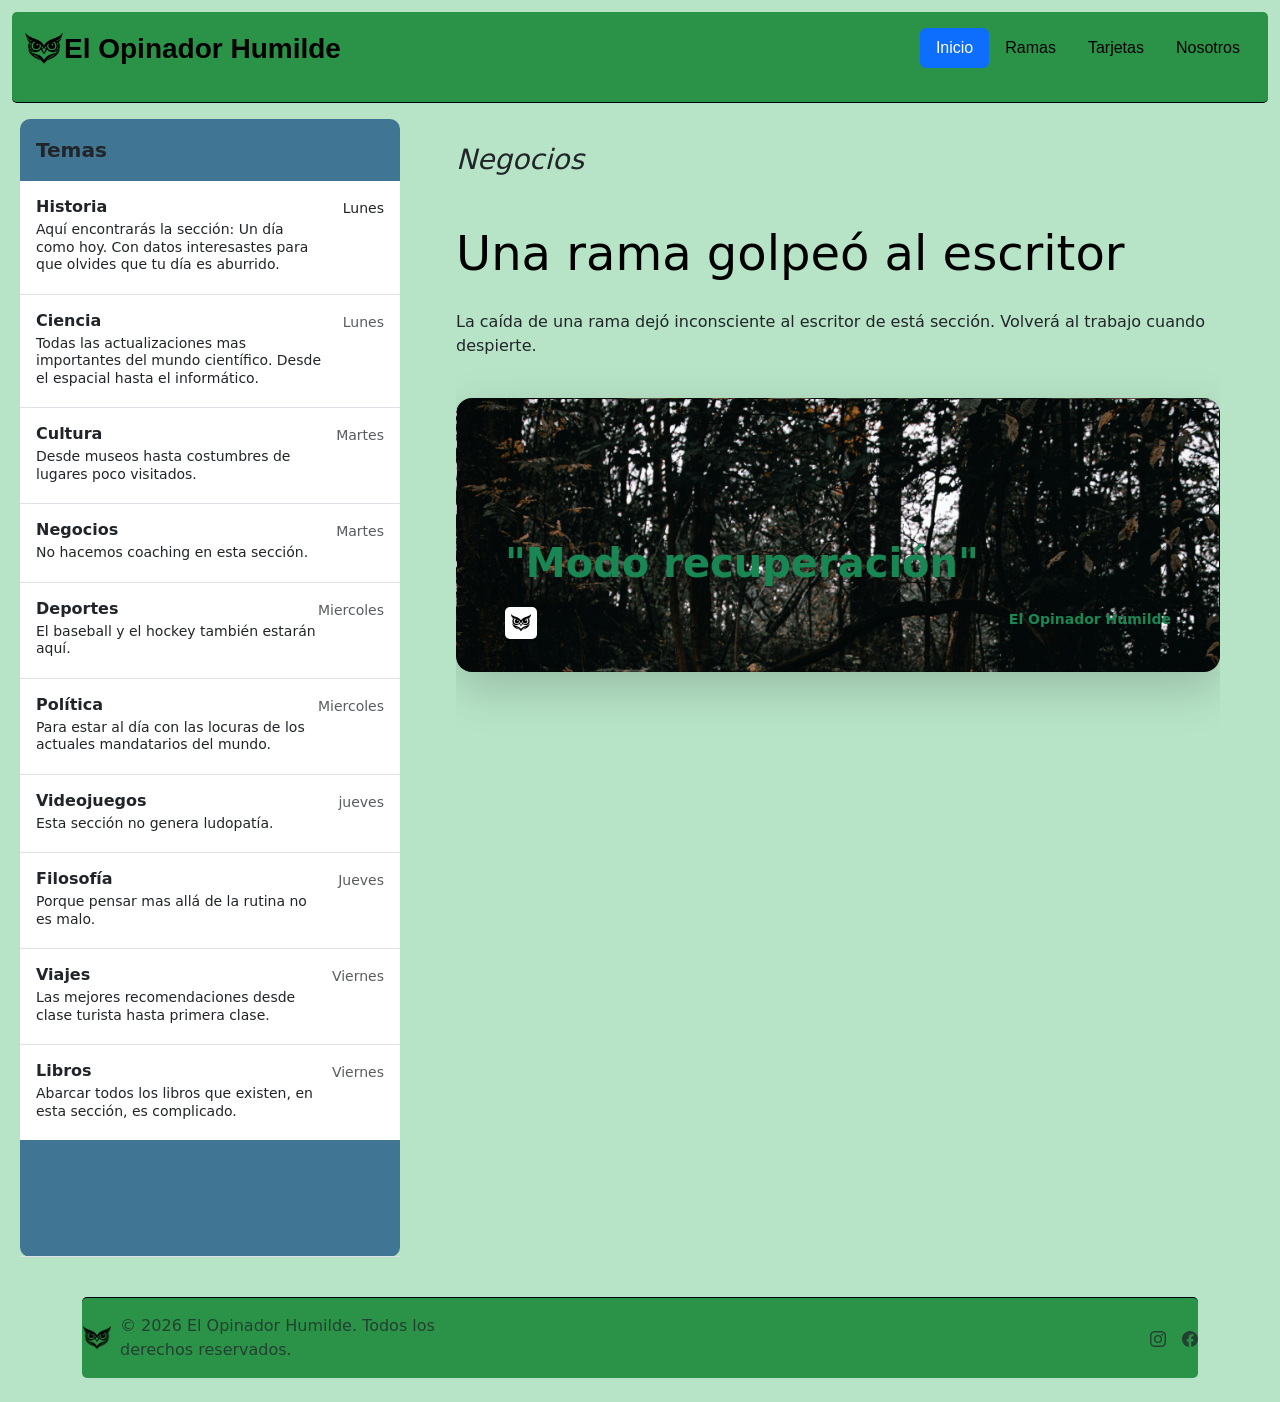
<file: Negocios.html>
<!DOCTYPE html>
<html lang="en">

<head>
    <meta charset="UTF-8">
    <meta name="viewport" content="width=device-width, initial-scale=1.0">
    <title>Negocios</title>
    <link href="https://cdn.jsdelivr.net/npm/bootstrap@5.3.8/dist/css/bootstrap.min.css" rel="stylesheet"
        integrity="sha384-sRIl4kxILFvY47J16cr9ZwB07vP4J8+LH7qKQnuqkuIAvNWLzeN8tE5YBujZqJLB" crossorigin="anonymous">
    <link href="ophu.css" rel="stylesheet">
</head>

<body>
    <div class="cabecera container">
        <header class="d-flex flex-wrap justify-content-center py-3 mb-3">
            <a href="/"
                class="d-flex align-items-center mb-3 mb-md-0 me-md-auto link-body-emphasis text-decoration-none text-secundary">
                <img id="logo" src="owllogg.png" alt="Logo del Opinador Humilde" width="40" height="40" />
                <span class="fs-3"><strong>El Opinador Humilde</strong></span>
            </a>
            <ul class="nav nav-pills">
                <li class="nav-item"><a href="index.html" class="nav-link active" aria-current="page">Inicio</a></li>
                <li class="nav-item"><a href="Ramas.html" class="nav-link">Ramas</a></li>
                <li class="nav-item"><a href="Tarjetas.html" class="nav-link">Tarjetas</a></li>
                <li class="nav-item"><a href="About.html" class="nav-link">Nosotros</a></li>
            </ul>
        </header>
    </div>
    <div class="d-flex" style="height: 130vh;">
        <div class="Temas flex-shrink-0 mx-2 my-3 d-flex flex-column" style="width: 380px;">
            <span class="fs-5 fw-semibold d-flex align-items-center flex-shrink-0 p-3">Temas</span>
            <div class="list-group list-group-flush border-bottom overflow-auto flex-grow-1">
                <a href="Historia.html" class="list-group-item list-group-item-action py-3 lh-sm d-flex flex-column">
                    <div class="d-flex w-100 align-items-center justify-content-between">
                        <strong class="mb-1">Historia</strong> <small>Lunes</small>
                    </div>
                    <div class="col-10 mb-1 small">Aquí encontrarás la sección: Un día como hoy. Con datos interesastes
                        para que olvides que tu día es aburrido.
                    </div>
                </a>
                <a href="Ciencia.html" class="list-group-item list-group-item-action py-3 lh-sm d-flex flex-column">
                    <div class="d-flex w-100 align-items-center justify-content-between">
                        <strong class="mb-1">Ciencia</strong>
                        <small class="text-body-secondary">Lunes</small>
                    </div>
                    <div class="col-10 mb-1 small">Todas las actualizaciones mas importantes del mundo científico. Desde
                        el espacial hasta el informático.
                    </div>
                </a>
                <a href="Cultura.html" class="list-group-item list-group-item-action py-3 lh-sm d-flex flex-column">
                    <div class="d-flex w-100 align-items-center justify-content-between">
                        <strong class="mb-1">Cultura</strong> <small class="text-body-secondary">Martes</small>
                    </div>
                    <div class="col-10 mb-1 small">Desde museos hasta costumbres de lugares poco visitados.
                    </div>
                </a>
                <a href="Negocios.html" class="list-group-item list-group-item-action py-3 lh-sm d-flex flex-column">
                    <div class="d-flex w-100 align-items-center justify-content-between">
                        <strong class="mb-1">Negocios</strong> <small class="text-body-secondary">Martes</small>
                    </div>
                    <div class="col-10 mb-1 small">No hacemos coaching en esta sección.
                    </div>
                </a>
                <a href="Deportes.html" class="list-group-item list-group-item-action py-3 lh-sm d-flex flex-column">
                    <div class="d-flex w-100 align-items-center justify-content-between">
                        <strong class="mb-1">Deportes</strong> <small class="text-body-secondary">Miercoles</small>
                    </div>
                    <div class="col-10 mb-1 small">El baseball y el hockey también estarán aquí.
                    </div>
                </a>
                <a href="Política.html" class="list-group-item list-group-item-action py-3 lh-sm d-flex flex-column">
                    <div class="d-flex w-100 align-items-center justify-content-between">
                        <strong class="mb-1">Política</strong> <small class="text-body-secondary">Miercoles</small>
                    </div>
                    <div class="col-10 mb-1 small">Para estar al día con las locuras de los actuales mandatarios del
                        mundo.
                    </div>
                </a>
                <a href="Videojuegos.html" class="list-group-item list-group-item-action py-3 lh-sm d-flex flex-column">
                    <div class="d-flex w-100 align-items-center justify-content-between">
                        <strong class="mb-1">Videojuegos</strong> <small class="text-body-secondary">jueves</small>
                    </div>
                    <div class="col-10 mb-1 small">Esta sección no genera ludopatía.
                    </div>
                </a>
                <a href="Filosofía.html" class="list-group-item list-group-item-action py-3 lh-sm d-flex flex-column">
                    <div class="d-flex w-100 align-items-center justify-content-between">
                        <strong class="mb-1">Filosofía</strong> <small class="text-body-secondary">Jueves</small>
                    </div>
                    <div class="col-10 mb-1 small">Porque pensar mas allá de la rutina no es malo.
                    </div>
                </a>
                <a href="Viajes.html" class="list-group-item list-group-item-action py-3 lh-sm d-flex flex-column">
                    <div class="d-flex w-100 align-items-center justify-content-between">
                        <strong class="mb-1">Viajes</strong> <small class="text-body-secondary">Viernes</small>
                    </div>
                    <div class="col-10 mb-1 small">Las mejores recomendaciones desde clase turista hasta primera clase.
                    </div>
                </a>
                <a href="Libros.html" class="list-group-item list-group-item-action py-3 lh-sm d-flex flex-column">
                    <div class="d-flex w-100 align-items-center justify-content-between">
                        <strong class="mb-1">Libros</strong> <small class="text-body-secondary">Viernes</small>
                    </div>
                    <div class="col-10 mb-1 small">Abarcar todos los libros que existen, en esta sección, es complicado.
                    </div>
                </a>
            </div>
        </div>
        <div class="flex-grow-1 mx-5 my-3 overflow-auto">
            <h3 class="py-4 mb-4 fst-italic">Negocios</h3>
            <article class="blog-post">
                <h2 class="display-5 link-body-emphasis mb-1">Una rama golpeó al escritor</h2>
                <br>
                <p>La caída de una rama dejó inconsciente al escritor de está sección. Volverá al trabajo cuando
                    despierte.</p>
                <br>
                <div class="col">
                    <div class="card card-cover h-100 overflow-hidden text-success rounded-4 shadow-lg"
                        style="background-image: url('desmayo.jpg');">
                        <div class="d-flex flex-column h-100 p-5 pb-3 text-shadow-1">
                            <h3 class="pt-5 mt-5 mb-4 display-6 lh-1 fw-bold">"Modo recuperación"
                            </h3>
                            <ul class="d-flex list-unstyled mt-auto">
                                <li class="me-auto"> <img src="owllog.png" alt="El Opinador Humilde" width="32"
                                        height="32" class="border-white"> </li>
                                <li><small><strong>El Opinador Humilde</strong></small></li>
                            </ul>
                        </div>
                    </div>
                </div>
            </article>
        </div>
    </div>
    <div class=" container">
        <footer class="d-flex flex-wrap justify-content-between align-items-center py-3 my-4">
            <div class="col-md-4 d-flex align-items-center">
                <a href="Negocios.html" class="mb-3 me-2 mb-md-0 text-body-secondary text-decoration-none lh-1">
                    <img id="logo" src="owllogg.png" alt="Logo del Opinador Humilde" width="30" height="30" />
                </a>
                <span class="mb-3 mb-md-0 text-body-secondary">© 2026 El Opinador Humilde. Todos los derechos
                    reservados.</span>
            </div>
            <ul class="nav col-md-4 justify-content-end list-unstyled d-flex">
                <li class="ms-3">
                    <a class="text-body-secondary" href="#" aria-label="Instagram">
                        <svg xmlns="http://www.w3.org/2000/svg" width="16" height="16" fill="currentColor"
                            class="bi bi-instagram" viewBox="0 0 16 16">
                            <path
                                d="M8 0C5.829 0 5.556.01 4.703.048 3.85.088 3.269.222 2.76.42a3.9 3.9 0 0 0-1.417.923A3.9 3.9 0 0 0 .42 2.76C.222 3.268.087 3.85.048 4.7.01 5.555 0 5.827 0 8.001c0 2.172.01 2.444.048 3.297.04.852.174 1.433.372 1.942.205.526.478.972.923 1.417.444.445.89.719 1.416.923.51.198 1.09.333 1.942.372C5.555 15.99 5.827 16 8 16s2.444-.01 3.298-.048c.851-.04 1.434-.174 1.943-.372a3.9 3.9 0 0 0 1.416-.923c.445-.445.718-.891.923-1.417.197-.509.332-1.09.372-1.942C15.99 10.445 16 10.173 16 8s-.01-2.445-.048-3.299c-.04-.851-.175-1.433-.372-1.941a3.9 3.9 0 0 0-.923-1.417A3.9 3.9 0 0 0 13.24.42c-.51-.198-1.092-.333-1.943-.372C10.443.01 10.172 0 7.998 0zm-.717 1.442h.718c2.136 0 2.389.007 3.232.046.78.035 1.204.166 1.486.275.373.145.64.319.92.599s.453.546.598.92c.11.281.24.705.275 1.485.039.843.047 1.096.047 3.231s-.008 2.389-.047 3.232c-.035.78-.166 1.203-.275 1.485a2.5 2.5 0 0 1-.599.919c-.28.28-.546.453-.92.598-.28.11-.704.24-1.485.276-.843.038-1.096.047-3.232.047s-2.39-.009-3.233-.047c-.78-.036-1.203-.166-1.485-.276a2.5 2.5 0 0 1-.92-.598 2.5 2.5 0 0 1-.6-.92c-.109-.281-.24-.705-.275-1.485-.038-.843-.046-1.096-.046-3.233s.008-2.388.046-3.231c.036-.78.166-1.204.276-1.486.145-.373.319-.64.599-.92s.546-.453.92-.598c.282-.11.705-.24 1.485-.276.738-.034 1.024-.044 2.515-.045zm4.988 1.328a.96.96 0 1 0 0 1.92.96.96 0 0 0 0-1.92m-4.27 1.122a4.109 4.109 0 1 0 0 8.217 4.109 4.109 0 0 0 0-8.217m0 1.441a2.667 2.667 0 1 1 0 5.334 2.667 2.667 0 0 1 0-5.334" />
                        </svg>
                    </a>
                </li>
                <li class="ms-3">
                    <a class="text-body-secondary" href="#" aria-label="Facebook">
                        <svg xmlns="http://www.w3.org/2000/svg" width="16" height="16" fill="currentColor"
                            class="bi bi-facebook" viewBox="0 0 16 16">
                            <path
                                d="M16 8.049c0-4.446-3.582-8.05-8-8.05C3.58 0-.002 3.603-.002 8.05c0 4.017 2.926 7.347 6.75 7.951v-5.625h-2.03V8.05H6.75V6.275c0-2.017 1.195-3.131 3.022-3.131.876 0 1.791.157 1.791.157v1.98h-1.009c-.993 0-1.303.621-1.303 1.258v1.51h2.218l-.354 2.326H9.25V16c3.824-.604 6.75-3.934 6.75-7.951" />
                        </svg>
                    </a>
                </li>
            </ul>
        </footer>
    </div>
</body>

</html>
</file>
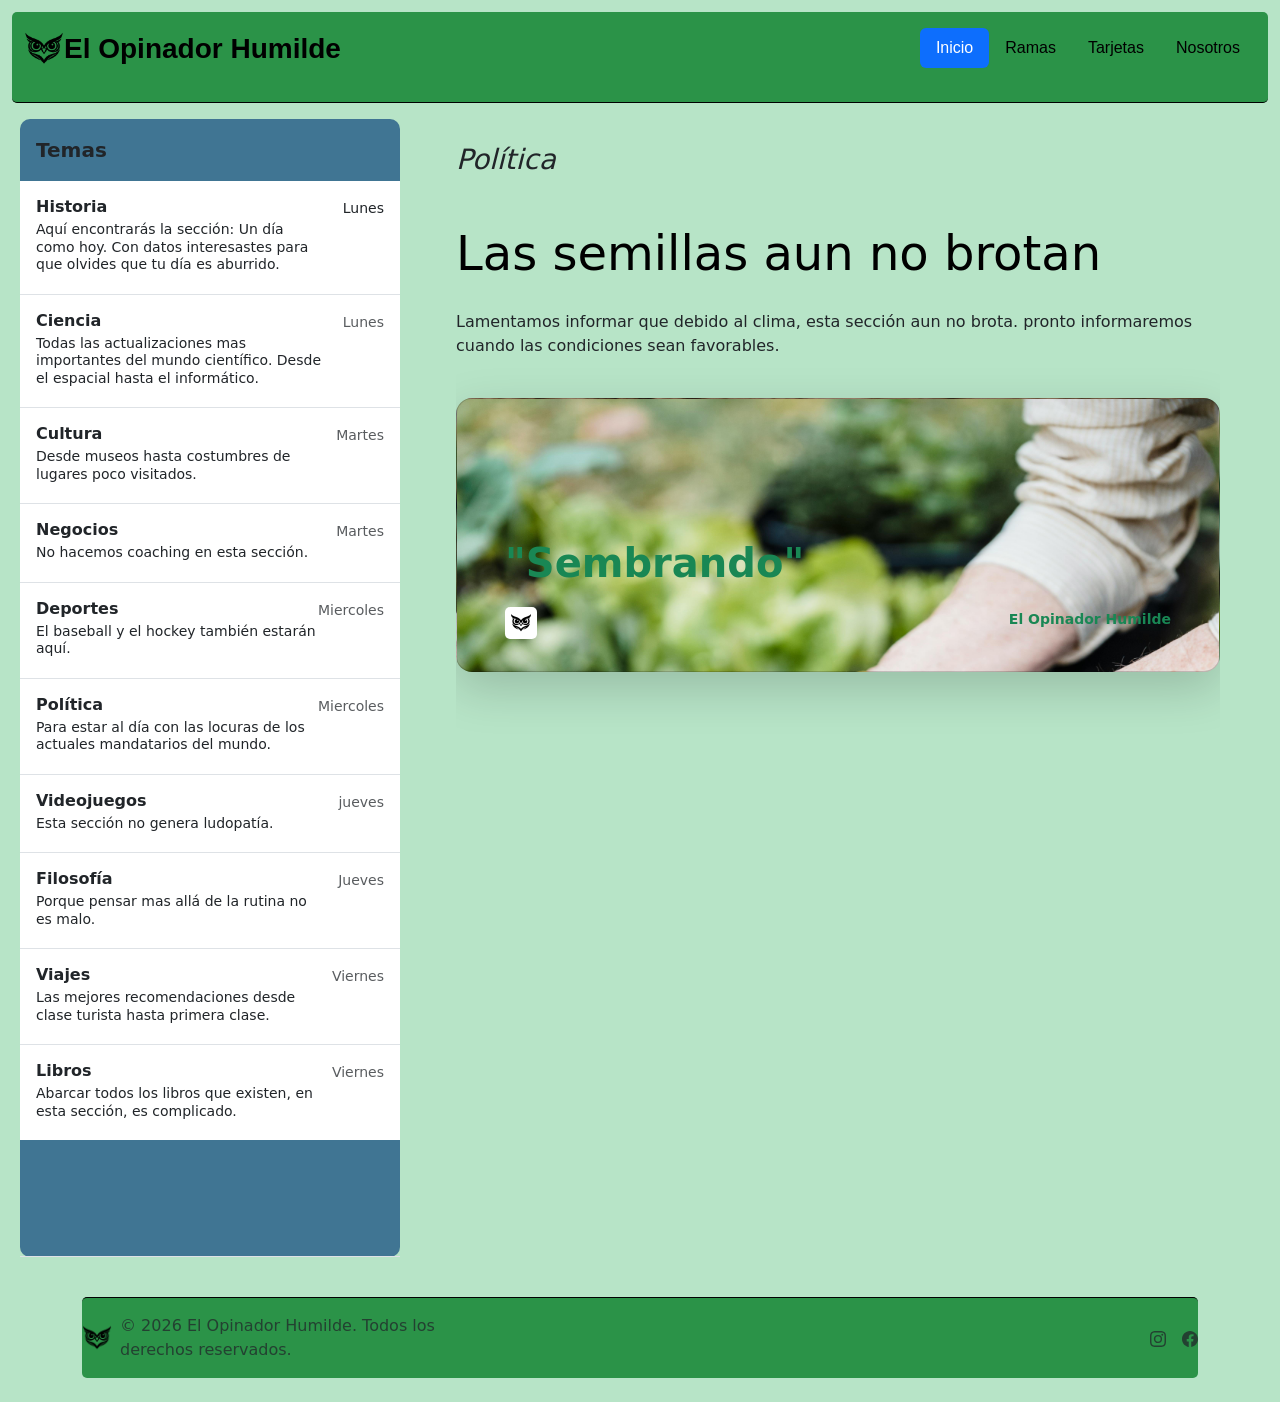
<file: Política.html>
<!DOCTYPE html>
<html lang="en">

<head>
    <meta charset="UTF-8">
    <meta name="viewport" content="width=device-width, initial-scale=1.0">
    <title>Política</title>
    <link href="https://cdn.jsdelivr.net/npm/bootstrap@5.3.8/dist/css/bootstrap.min.css" rel="stylesheet"
        integrity="sha384-sRIl4kxILFvY47J16cr9ZwB07vP4J8+LH7qKQnuqkuIAvNWLzeN8tE5YBujZqJLB" crossorigin="anonymous">
    <link href="ophu.css" rel="stylesheet">
</head>

<body>
    <div class="cabecera container">
        <header class="d-flex flex-wrap justify-content-center py-3 mb-3">
            <a href="/"
                class="d-flex align-items-center mb-3 mb-md-0 me-md-auto link-body-emphasis text-decoration-none text-secundary">
                <img id="logo" src="owllogg.png" alt="Logo del Opinador Humilde" width="40" height="40" />
                <span class="fs-3"><strong>El Opinador Humilde</strong></span>
            </a>
            <ul class="nav nav-pills">
                <li class="nav-item"><a href="index.html" class="nav-link active" aria-current="page">Inicio</a></li>
                <li class="nav-item"><a href="Ramas.html" class="nav-link">Ramas</a></li>
                <li class="nav-item"><a href="Tarjetas.html" class="nav-link">Tarjetas</a></li>
                <li class="nav-item"><a href="About.html" class="nav-link">Nosotros</a></li>
            </ul>
        </header>
    </div>
    <div class="d-flex" style="height: 130vh;">
        <div class="Temas flex-shrink-0 mx-2 my-3 d-flex flex-column" style="width: 380px;">
            <span class="fs-5 fw-semibold d-flex align-items-center flex-shrink-0 p-3">Temas</span>
            <div class="list-group list-group-flush border-bottom overflow-auto flex-grow-1">
                <a href="Historia.html" class="list-group-item list-group-item-action py-3 lh-sm d-flex flex-column">
                    <div class="d-flex w-100 align-items-center justify-content-between">
                        <strong class="mb-1">Historia</strong> <small>Lunes</small>
                    </div>
                    <div class="col-10 mb-1 small">Aquí encontrarás la sección: Un día como hoy. Con datos interesastes
                        para que olvides que tu día es aburrido.
                    </div>
                </a>
                <a href="Ciencia.html" class="list-group-item list-group-item-action py-3 lh-sm d-flex flex-column">
                    <div class="d-flex w-100 align-items-center justify-content-between">
                        <strong class="mb-1">Ciencia</strong>
                        <small class="text-body-secondary">Lunes</small>
                    </div>
                    <div class="col-10 mb-1 small">Todas las actualizaciones mas importantes del mundo científico. Desde
                        el espacial hasta el informático.
                    </div>
                </a>
                <a href="Cultura.html" class="list-group-item list-group-item-action py-3 lh-sm d-flex flex-column">
                    <div class="d-flex w-100 align-items-center justify-content-between">
                        <strong class="mb-1">Cultura</strong> <small class="text-body-secondary">Martes</small>
                    </div>
                    <div class="col-10 mb-1 small">Desde museos hasta costumbres de lugares poco visitados.
                    </div>
                </a>
                <a href="Negocios.html" class="list-group-item list-group-item-action py-3 lh-sm d-flex flex-column">
                    <div class="d-flex w-100 align-items-center justify-content-between">
                        <strong class="mb-1">Negocios</strong> <small class="text-body-secondary">Martes</small>
                    </div>
                    <div class="col-10 mb-1 small">No hacemos coaching en esta sección.
                    </div>
                </a>
                <a href="Deportes.html" class="list-group-item list-group-item-action py-3 lh-sm d-flex flex-column">
                    <div class="d-flex w-100 align-items-center justify-content-between">
                        <strong class="mb-1">Deportes</strong> <small class="text-body-secondary">Miercoles</small>
                    </div>
                    <div class="col-10 mb-1 small">El baseball y el hockey también estarán aquí.
                    </div>
                </a>
                <a href="Política.html" class="list-group-item list-group-item-action py-3 lh-sm d-flex flex-column">
                    <div class="d-flex w-100 align-items-center justify-content-between">
                        <strong class="mb-1">Política</strong> <small class="text-body-secondary">Miercoles</small>
                    </div>
                    <div class="col-10 mb-1 small">Para estar al día con las locuras de los actuales mandatarios del
                        mundo.
                    </div>
                </a>
                <a href="Videojuegos.html" class="list-group-item list-group-item-action py-3 lh-sm d-flex flex-column">
                    <div class="d-flex w-100 align-items-center justify-content-between">
                        <strong class="mb-1">Videojuegos</strong> <small class="text-body-secondary">jueves</small>
                    </div>
                    <div class="col-10 mb-1 small">Esta sección no genera ludopatía.
                    </div>
                </a>
                <a href="Filosofía.html" class="list-group-item list-group-item-action py-3 lh-sm d-flex flex-column">
                    <div class="d-flex w-100 align-items-center justify-content-between">
                        <strong class="mb-1">Filosofía</strong> <small class="text-body-secondary">Jueves</small>
                    </div>
                    <div class="col-10 mb-1 small">Porque pensar mas allá de la rutina no es malo.
                    </div>
                </a>
                <a href="Viajes.html" class="list-group-item list-group-item-action py-3 lh-sm d-flex flex-column">
                    <div class="d-flex w-100 align-items-center justify-content-between">
                        <strong class="mb-1">Viajes</strong> <small class="text-body-secondary">Viernes</small>
                    </div>
                    <div class="col-10 mb-1 small">Las mejores recomendaciones desde clase turista hasta primera clase.
                    </div>
                </a>
                <a href="Libros.html" class="list-group-item list-group-item-action py-3 lh-sm d-flex flex-column">
                    <div class="d-flex w-100 align-items-center justify-content-between">
                        <strong class="mb-1">Libros</strong> <small class="text-body-secondary">Viernes</small>
                    </div>
                    <div class="col-10 mb-1 small">Abarcar todos los libros que existen, en esta sección, es complicado.
                    </div>
                </a>
            </div>
        </div>
        <div class="flex-grow-1 mx-5 my-3 overflow-auto">
            <h3 class="py-4 mb-4 fst-italic">Política</h3>
            <article class="blog-post">
                <h2 class="display-5 link-body-emphasis mb-1">Las semillas aun no brotan</h2>
                <br>
                <p>Lamentamos informar que debido al clima, esta sección aun no brota. pronto informaremos cuando las
                    condiciones sean favorables.</p>
                <br>
                <div class="col">
                    <div class="card card-cover h-100 overflow-hidden text-success rounded-4 shadow-lg"
                        style="background-image: url('sembrando.jpg');">
                        <div class="d-flex flex-column h-100 p-5 pb-3 text-shadow-1">
                            <h3 class="pt-5 mt-5 mb-4 display-6 lh-1 fw-bold">"Sembrando"
                            </h3>
                            <ul class="d-flex list-unstyled mt-auto">
                                <li class="me-auto"> <img src="owllog.png" alt="El Opinador Humilde" width="32"
                                        height="32" class="border-white"> </li>
                                <li><small><strong>El Opinador Humilde</strong></small></li>
                            </ul>
                        </div>
                    </div>
                </div>
            </article>
        </div>
    </div>
    <div class=" container">
        <footer class="d-flex flex-wrap justify-content-between align-items-center py-3 my-4">
            <div class="col-md-4 d-flex align-items-center">
                <a href="Política.html" class="mb-3 me-2 mb-md-0 text-body-secondary text-decoration-none lh-1">
                    <img id="logo" src="owllogg.png" alt="Logo del Opinador Humilde" width="30" height="30" />
                </a>
                <span class="mb-3 mb-md-0 text-body-secondary">© 2026 El Opinador Humilde. Todos los derechos
                    reservados.</span>
            </div>
            <ul class="nav col-md-4 justify-content-end list-unstyled d-flex">
                <li class="ms-3">
                    <a class="text-body-secondary" href="#" aria-label="Instagram">
                        <svg xmlns="http://www.w3.org/2000/svg" width="16" height="16" fill="currentColor"
                            class="bi bi-instagram" viewBox="0 0 16 16">
                            <path
                                d="M8 0C5.829 0 5.556.01 4.703.048 3.85.088 3.269.222 2.76.42a3.9 3.9 0 0 0-1.417.923A3.9 3.9 0 0 0 .42 2.76C.222 3.268.087 3.85.048 4.7.01 5.555 0 5.827 0 8.001c0 2.172.01 2.444.048 3.297.04.852.174 1.433.372 1.942.205.526.478.972.923 1.417.444.445.89.719 1.416.923.51.198 1.09.333 1.942.372C5.555 15.99 5.827 16 8 16s2.444-.01 3.298-.048c.851-.04 1.434-.174 1.943-.372a3.9 3.9 0 0 0 1.416-.923c.445-.445.718-.891.923-1.417.197-.509.332-1.09.372-1.942C15.99 10.445 16 10.173 16 8s-.01-2.445-.048-3.299c-.04-.851-.175-1.433-.372-1.941a3.9 3.9 0 0 0-.923-1.417A3.9 3.9 0 0 0 13.24.42c-.51-.198-1.092-.333-1.943-.372C10.443.01 10.172 0 7.998 0zm-.717 1.442h.718c2.136 0 2.389.007 3.232.046.78.035 1.204.166 1.486.275.373.145.64.319.92.599s.453.546.598.92c.11.281.24.705.275 1.485.039.843.047 1.096.047 3.231s-.008 2.389-.047 3.232c-.035.78-.166 1.203-.275 1.485a2.5 2.5 0 0 1-.599.919c-.28.28-.546.453-.92.598-.28.11-.704.24-1.485.276-.843.038-1.096.047-3.232.047s-2.39-.009-3.233-.047c-.78-.036-1.203-.166-1.485-.276a2.5 2.5 0 0 1-.92-.598 2.5 2.5 0 0 1-.6-.92c-.109-.281-.24-.705-.275-1.485-.038-.843-.046-1.096-.046-3.233s.008-2.388.046-3.231c.036-.78.166-1.204.276-1.486.145-.373.319-.64.599-.92s.546-.453.92-.598c.282-.11.705-.24 1.485-.276.738-.034 1.024-.044 2.515-.045zm4.988 1.328a.96.96 0 1 0 0 1.92.96.96 0 0 0 0-1.92m-4.27 1.122a4.109 4.109 0 1 0 0 8.217 4.109 4.109 0 0 0 0-8.217m0 1.441a2.667 2.667 0 1 1 0 5.334 2.667 2.667 0 0 1 0-5.334" />
                        </svg>
                    </a>
                </li>
                <li class="ms-3">
                    <a class="text-body-secondary" href="#" aria-label="Facebook">
                        <svg xmlns="http://www.w3.org/2000/svg" width="16" height="16" fill="currentColor"
                            class="bi bi-facebook" viewBox="0 0 16 16">
                            <path
                                d="M16 8.049c0-4.446-3.582-8.05-8-8.05C3.58 0-.002 3.603-.002 8.05c0 4.017 2.926 7.347 6.75 7.951v-5.625h-2.03V8.05H6.75V6.275c0-2.017 1.195-3.131 3.022-3.131.876 0 1.791.157 1.791.157v1.98h-1.009c-.993 0-1.303.621-1.303 1.258v1.51h2.218l-.354 2.326H9.25V16c3.824-.604 6.75-3.934 6.75-7.951" />
                        </svg>
                    </a>
                </li>
            </ul>
        </footer>
    </div>
</body>

</html>
</file>
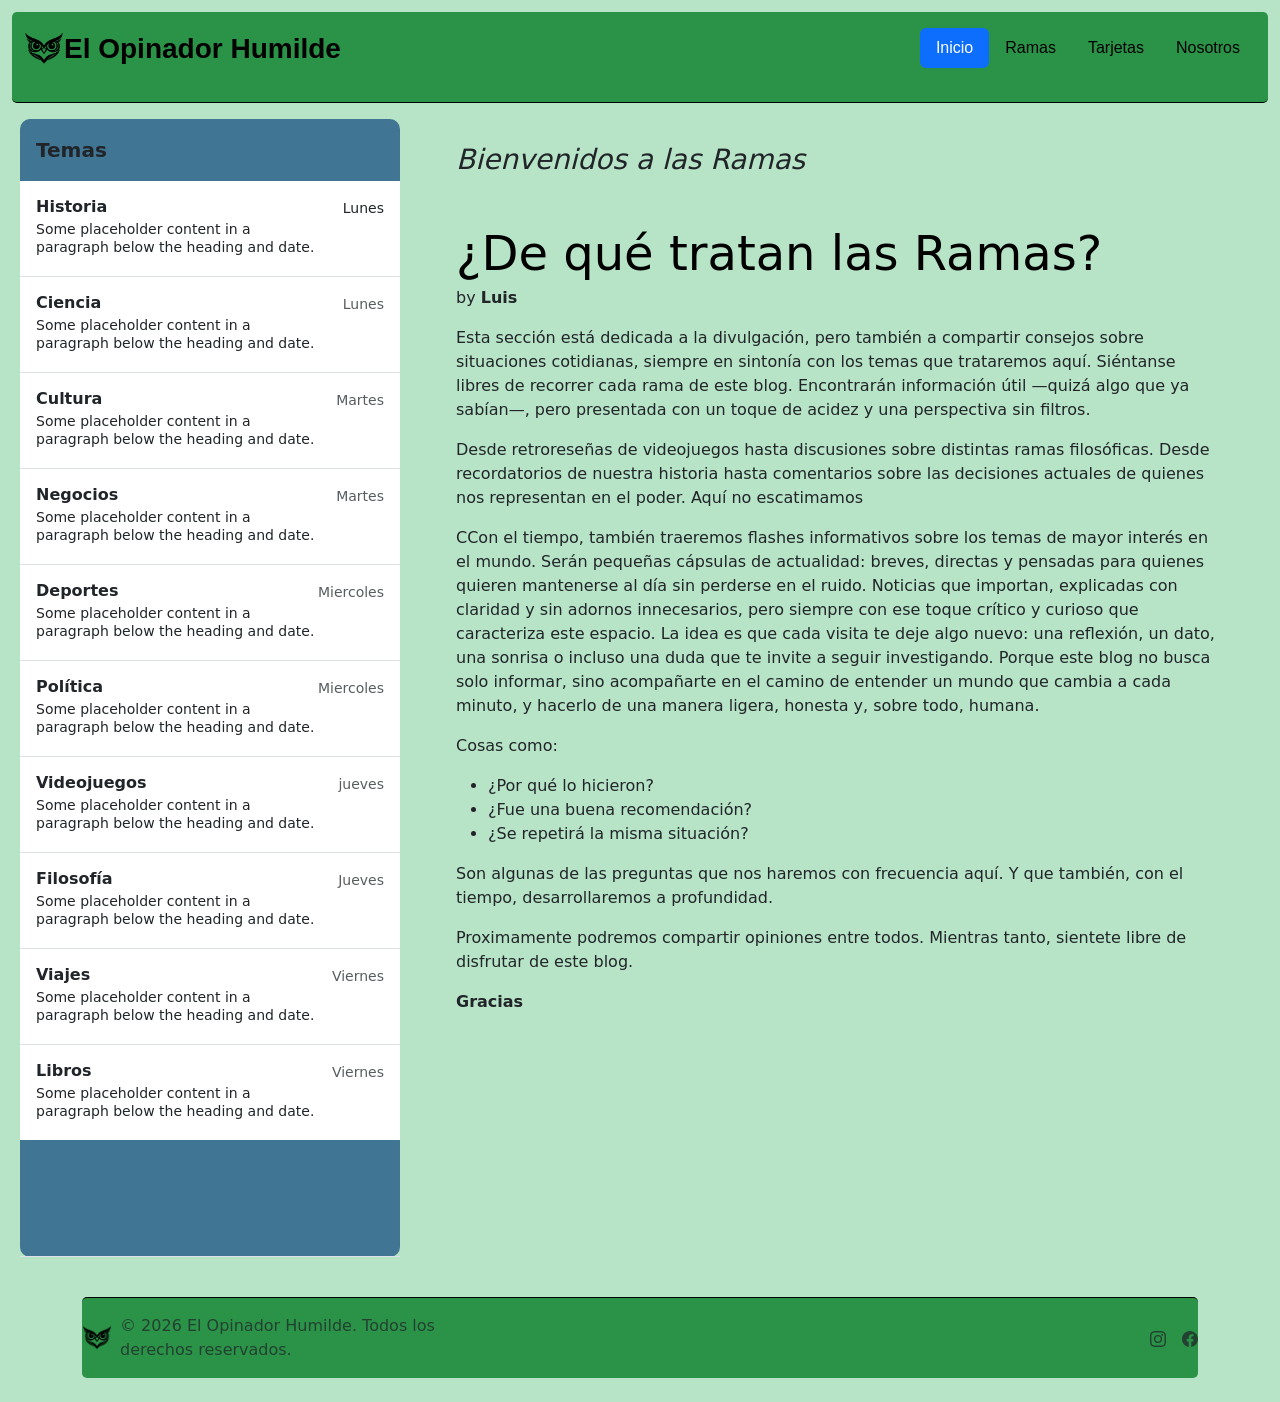
<file: Ramas.html>
<!DOCTYPE html>
<html lang="en">

<head>
    <meta charset="UTF-8">
    <meta name="viewport" content="width=device-width, initial-scale=1.0">
    <title>Ramas</title>
    <link href="https://cdn.jsdelivr.net/npm/bootstrap@5.3.8/dist/css/bootstrap.min.css" rel="stylesheet"
        integrity="sha384-sRIl4kxILFvY47J16cr9ZwB07vP4J8+LH7qKQnuqkuIAvNWLzeN8tE5YBujZqJLB" crossorigin="anonymous">
    <link href="ophu.css" rel="stylesheet">
</head>

<body>
    <div class="cabecera container">
        <header class="d-flex flex-wrap justify-content-center py-3 mb-3">
            <a href="/"
                class="d-flex align-items-center mb-3 mb-md-0 me-md-auto link-body-emphasis text-decoration-none text-secundary">
                <img id="logo" src="owllogg.png" alt="Logo del Opinador Humilde" width="40" height="40" />
                <span class="fs-3"><strong>El Opinador Humilde</strong></span>
            </a>
            <ul class="nav nav-pills">
                <li class="nav-item"><a href="index.html" class="nav-link active" aria-current="page">Inicio</a></li>
                <li class="nav-item"><a href="Ramas.html" class="nav-link">Ramas</a></li>
                <li class="nav-item"><a href="Tarjetas.html" class="nav-link">Tarjetas</a></li>
                <li class="nav-item"><a href="About.html" class="nav-link">Nosotros</a></li>
            </ul>
        </header>
    </div>
    <div class="d-flex" style="height: 130vh;">
        <div class="Temas flex-shrink-0 mx-2 my-3 d-flex flex-column" style="width: 380px;">
            <span class="fs-5 fw-semibold d-flex align-items-center flex-shrink-0 p-3">Temas</span>
            <div class="list-group list-group-flush border-bottom overflow-auto flex-grow-1">
                <a href="Historia.html" class="list-group-item list-group-item-action py-3 lh-sm d-flex flex-column">
                    <div class="d-flex w-100 align-items-center justify-content-between">
                        <strong class="mb-1">Historia</strong> <small>Lunes</small>
                    </div>
                    <div class="col-10 mb-1 small">Some placeholder content in a paragraph below the heading and date.
                    </div>
                </a>
                <a href="Ciencia.html" class="list-group-item list-group-item-action py-3 lh-sm d-flex flex-column">
                    <div class="d-flex w-100 align-items-center justify-content-between">
                        <strong class="mb-1">Ciencia</strong>
                        <small class="text-body-secondary">Lunes</small>
                    </div>
                    <div class="col-10 mb-1 small">Some placeholder content in a paragraph below the heading and date.
                    </div>
                </a>
                <a href="Cultura.html" class="list-group-item list-group-item-action py-3 lh-sm d-flex flex-column">
                    <div class="d-flex w-100 align-items-center justify-content-between">
                        <strong class="mb-1">Cultura</strong> <small class="text-body-secondary">Martes</small>
                    </div>
                    <div class="col-10 mb-1 small">Some placeholder content in a paragraph below the heading and date.
                    </div>
                </a>
                <a href="Negocios.html" class="list-group-item list-group-item-action py-3 lh-sm d-flex flex-column">
                    <div class="d-flex w-100 align-items-center justify-content-between">
                        <strong class="mb-1">Negocios</strong> <small class="text-body-secondary">Martes</small>
                    </div>
                    <div class="col-10 mb-1 small">Some placeholder content in a paragraph below the heading and date.
                    </div>
                </a>
                <a href="Deportes.html" class="list-group-item list-group-item-action py-3 lh-sm d-flex flex-column">
                    <div class="d-flex w-100 align-items-center justify-content-between">
                        <strong class="mb-1">Deportes</strong> <small class="text-body-secondary">Miercoles</small>
                    </div>
                    <div class="col-10 mb-1 small">Some placeholder content in a paragraph below the heading and date.
                    </div>
                </a>
                <a href="Política.html" class="list-group-item list-group-item-action py-3 lh-sm d-flex flex-column">
                    <div class="d-flex w-100 align-items-center justify-content-between">
                        <strong class="mb-1">Política</strong> <small class="text-body-secondary">Miercoles</small>
                    </div>
                    <div class="col-10 mb-1 small">Some placeholder content in a paragraph below the heading and date.
                    </div>
                </a>
                <a href="Videojuegos.html" class="list-group-item list-group-item-action py-3 lh-sm d-flex flex-column">
                    <div class="d-flex w-100 align-items-center justify-content-between">
                        <strong class="mb-1">Videojuegos</strong> <small class="text-body-secondary">jueves</small>
                    </div>
                    <div class="col-10 mb-1 small">Some placeholder content in a paragraph below the heading and date.
                    </div>
                </a>
                <a href="Filosofía.html" class="list-group-item list-group-item-action py-3 lh-sm d-flex flex-column">
                    <div class="d-flex w-100 align-items-center justify-content-between">
                        <strong class="mb-1">Filosofía</strong> <small class="text-body-secondary">Jueves</small>
                    </div>
                    <div class="col-10 mb-1 small">Some placeholder content in a paragraph below the heading and date.
                    </div>
                </a>
                <a href="Viajes.html" class="list-group-item list-group-item-action py-3 lh-sm d-flex flex-column">
                    <div class="d-flex w-100 align-items-center justify-content-between">
                        <strong class="mb-1">Viajes</strong> <small class="text-body-secondary">Viernes</small>
                    </div>
                    <div class="col-10 mb-1 small">Some placeholder content in a paragraph below the heading and date.
                    </div>
                </a>
                <a href="Libros.html" class="list-group-item list-group-item-action py-3 lh-sm d-flex flex-column">
                    <div class="d-flex w-100 align-items-center justify-content-between">
                        <strong class="mb-1">Libros</strong> <small class="text-body-secondary">Viernes</small>
                    </div>
                    <div class="col-10 mb-1 small">Some placeholder content in a paragraph below the heading and date.
                    </div>
                </a>
            </div>
        </div>
        <div class="flex-grow-1 mx-5 my-3 overflow-auto">
            <h3 class="py-4 mb-4 fst-italic">Bienvenidos a las Ramas</h3>
            <article class="blog-post">
                <h2 class="display-5 link-body-emphasis mb-1">¿De qué tratan las Ramas?</h2>
                <p class="blog-post-meta"> by <strong>Luis</strong></p>
                <p>Esta sección está dedicada a la divulgación, pero también a compartir consejos sobre situaciones
                    cotidianas, siempre en sintonía con los temas que trataremos aquí. Siéntanse libres de recorrer cada
                    rama de este blog. Encontrarán información útil —quizá algo que ya sabían—, pero presentada con un
                    toque de acidez y una perspectiva sin filtros.</p>
                <p>Desde retroreseñas de videojuegos hasta discusiones sobre distintas ramas filosóficas.
                    Desde recordatorios de nuestra historia hasta comentarios sobre las decisiones actuales de quienes
                    nos representan en el poder. Aquí no escatimamos</p>
                <p>CCon el tiempo, también traeremos flashes informativos sobre los temas de mayor interés en el mundo.
                    Serán pequeñas cápsulas de actualidad: breves, directas y pensadas para quienes quieren mantenerse
                    al día sin perderse en el ruido. Noticias que importan, explicadas con claridad y sin adornos
                    innecesarios, pero siempre con ese toque crítico y curioso que caracteriza este espacio. La idea es
                    que cada visita te deje algo nuevo: una reflexión, un dato, una sonrisa o incluso una duda que te
                    invite a seguir investigando. Porque este blog no busca solo informar, sino acompañarte en el camino
                    de entender un mundo que cambia a cada minuto, y hacerlo de una manera ligera, honesta y, sobre
                    todo, humana.</p>
                <p>Cosas como:</p>
                <ul>
                    <li>¿Por qué lo hicieron?</li>
                    <li>¿Fue una buena recomendación?</li>
                    <li>¿Se repetirá la misma situación?</li>
                </ul>
                <p>Son algunas de las preguntas que nos haremos con frecuencia aquí. Y que también, con el tiempo,
                    desarrollaremos a profundidad.</p>

                <p>Proximamente podremos compartir opiniones entre todos. Mientras tanto, sientete libre de disfrutar de
                    este blog.</p>
                <p><strong>Gracias</strong></p>
            </article>
            <br>
        </div>
    </div>
    <div class=" container">
        <footer class="d-flex flex-wrap justify-content-between align-items-center py-3 my-4">
            <div class="col-md-4 d-flex align-items-center">
                <a href="Ramas.html" class="mb-3 me-2 mb-md-0 text-body-secondary text-decoration-none lh-1">
                    <img id="logo" src="owllogg.png" alt="Logo del Opinador Humilde" width="30" height="30" />
                </a>
                <span class="mb-3 mb-md-0 text-body-secondary">© 2026 El Opinador Humilde. Todos los derechos
                    reservados.</span>
            </div>
            <ul class="nav col-md-4 justify-content-end list-unstyled d-flex">
                <li class="ms-3">
                    <a class="text-body-secondary" href="#" aria-label="Instagram">
                        <svg xmlns="http://www.w3.org/2000/svg" width="16" height="16" fill="currentColor"
                            class="bi bi-instagram" viewBox="0 0 16 16">
                            <path
                                d="M8 0C5.829 0 5.556.01 4.703.048 3.85.088 3.269.222 2.76.42a3.9 3.9 0 0 0-1.417.923A3.9 3.9 0 0 0 .42 2.76C.222 3.268.087 3.85.048 4.7.01 5.555 0 5.827 0 8.001c0 2.172.01 2.444.048 3.297.04.852.174 1.433.372 1.942.205.526.478.972.923 1.417.444.445.89.719 1.416.923.51.198 1.09.333 1.942.372C5.555 15.99 5.827 16 8 16s2.444-.01 3.298-.048c.851-.04 1.434-.174 1.943-.372a3.9 3.9 0 0 0 1.416-.923c.445-.445.718-.891.923-1.417.197-.509.332-1.09.372-1.942C15.99 10.445 16 10.173 16 8s-.01-2.445-.048-3.299c-.04-.851-.175-1.433-.372-1.941a3.9 3.9 0 0 0-.923-1.417A3.9 3.9 0 0 0 13.24.42c-.51-.198-1.092-.333-1.943-.372C10.443.01 10.172 0 7.998 0zm-.717 1.442h.718c2.136 0 2.389.007 3.232.046.78.035 1.204.166 1.486.275.373.145.64.319.92.599s.453.546.598.92c.11.281.24.705.275 1.485.039.843.047 1.096.047 3.231s-.008 2.389-.047 3.232c-.035.78-.166 1.203-.275 1.485a2.5 2.5 0 0 1-.599.919c-.28.28-.546.453-.92.598-.28.11-.704.24-1.485.276-.843.038-1.096.047-3.232.047s-2.39-.009-3.233-.047c-.78-.036-1.203-.166-1.485-.276a2.5 2.5 0 0 1-.92-.598 2.5 2.5 0 0 1-.6-.92c-.109-.281-.24-.705-.275-1.485-.038-.843-.046-1.096-.046-3.233s.008-2.388.046-3.231c.036-.78.166-1.204.276-1.486.145-.373.319-.64.599-.92s.546-.453.92-.598c.282-.11.705-.24 1.485-.276.738-.034 1.024-.044 2.515-.045zm4.988 1.328a.96.96 0 1 0 0 1.92.96.96 0 0 0 0-1.92m-4.27 1.122a4.109 4.109 0 1 0 0 8.217 4.109 4.109 0 0 0 0-8.217m0 1.441a2.667 2.667 0 1 1 0 5.334 2.667 2.667 0 0 1 0-5.334" />
                        </svg>
                    </a>
                </li>
                <li class="ms-3">
                    <a class="text-body-secondary" href="#" aria-label="Facebook">
                        <svg xmlns="http://www.w3.org/2000/svg" width="16" height="16" fill="currentColor"
                            class="bi bi-facebook" viewBox="0 0 16 16">
                            <path
                                d="M16 8.049c0-4.446-3.582-8.05-8-8.05C3.58 0-.002 3.603-.002 8.05c0 4.017 2.926 7.347 6.75 7.951v-5.625h-2.03V8.05H6.75V6.275c0-2.017 1.195-3.131 3.022-3.131.876 0 1.791.157 1.791.157v1.98h-1.009c-.993 0-1.303.621-1.303 1.258v1.51h2.218l-.354 2.326H9.25V16c3.824-.604 6.75-3.934 6.75-7.951" />
                        </svg>
                    </a>
                </li>
            </ul>
        </footer>
    </div>
</body>

</html>
</file>
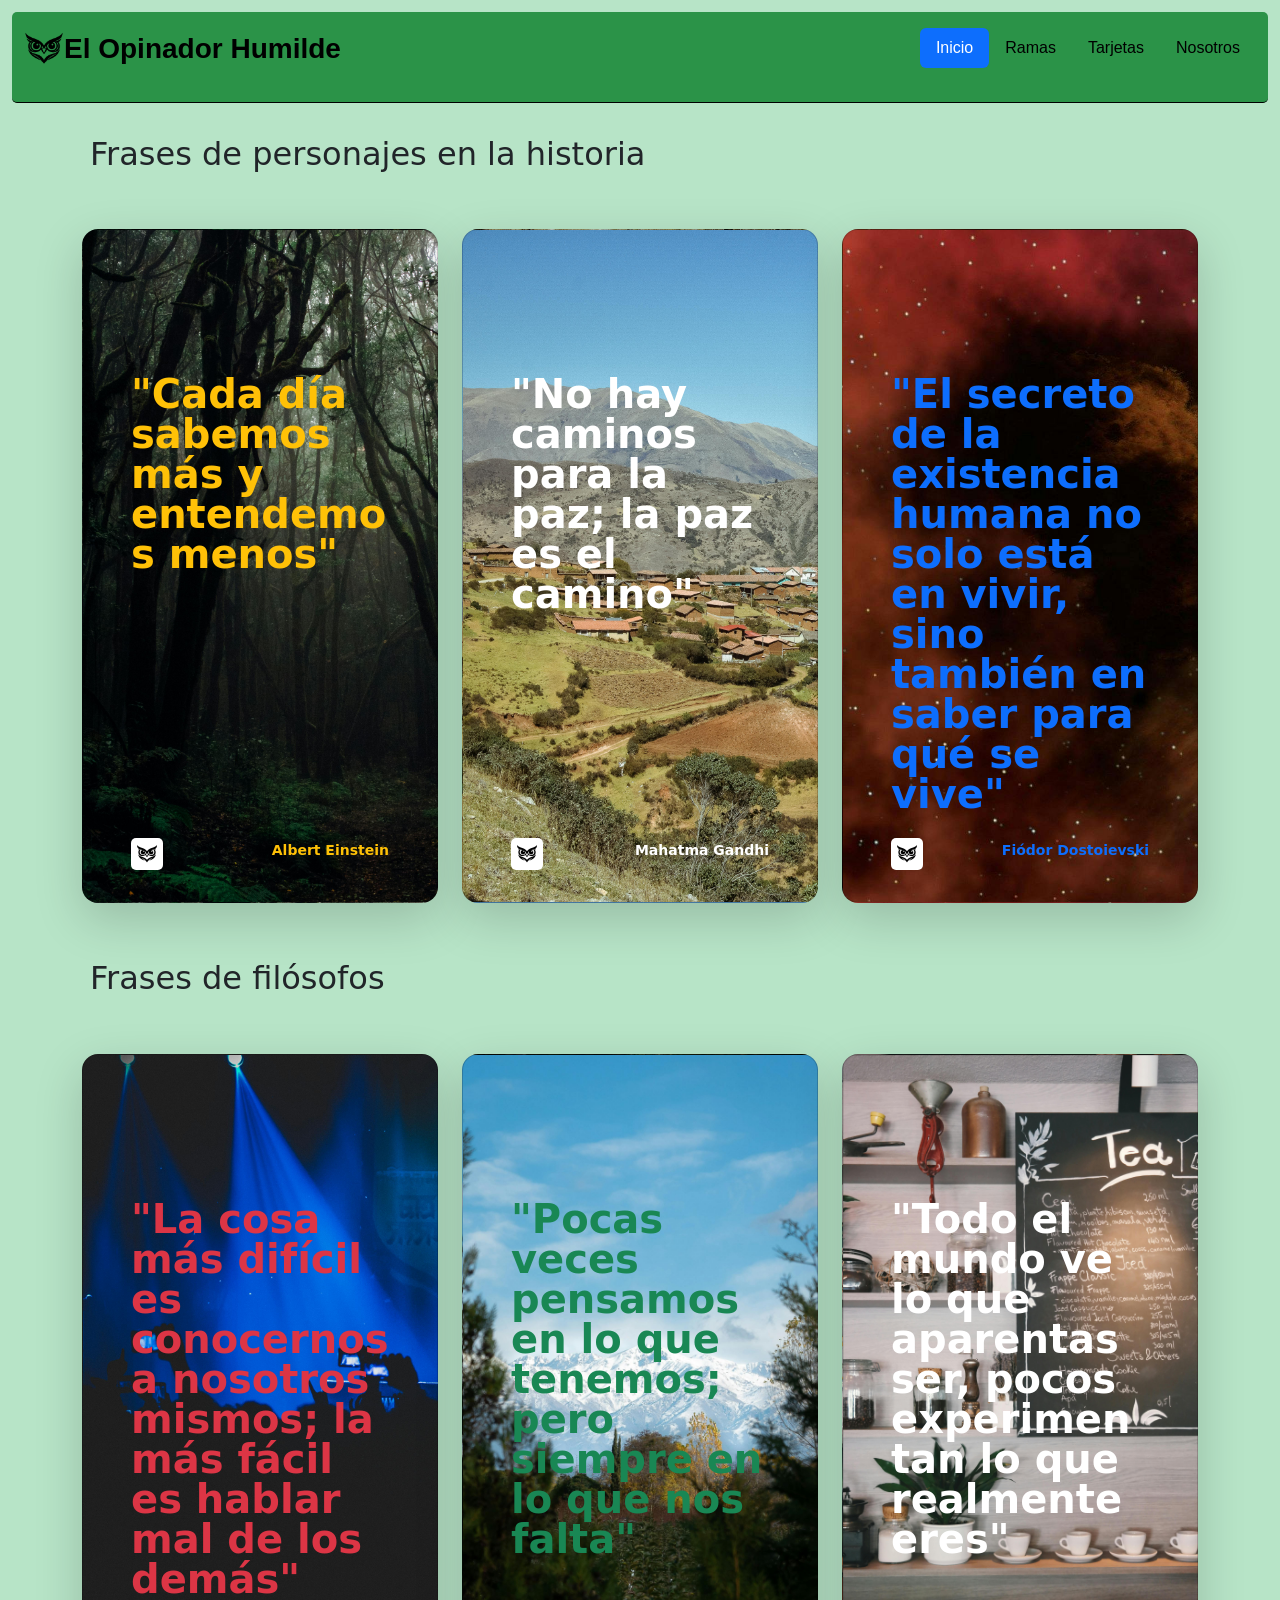
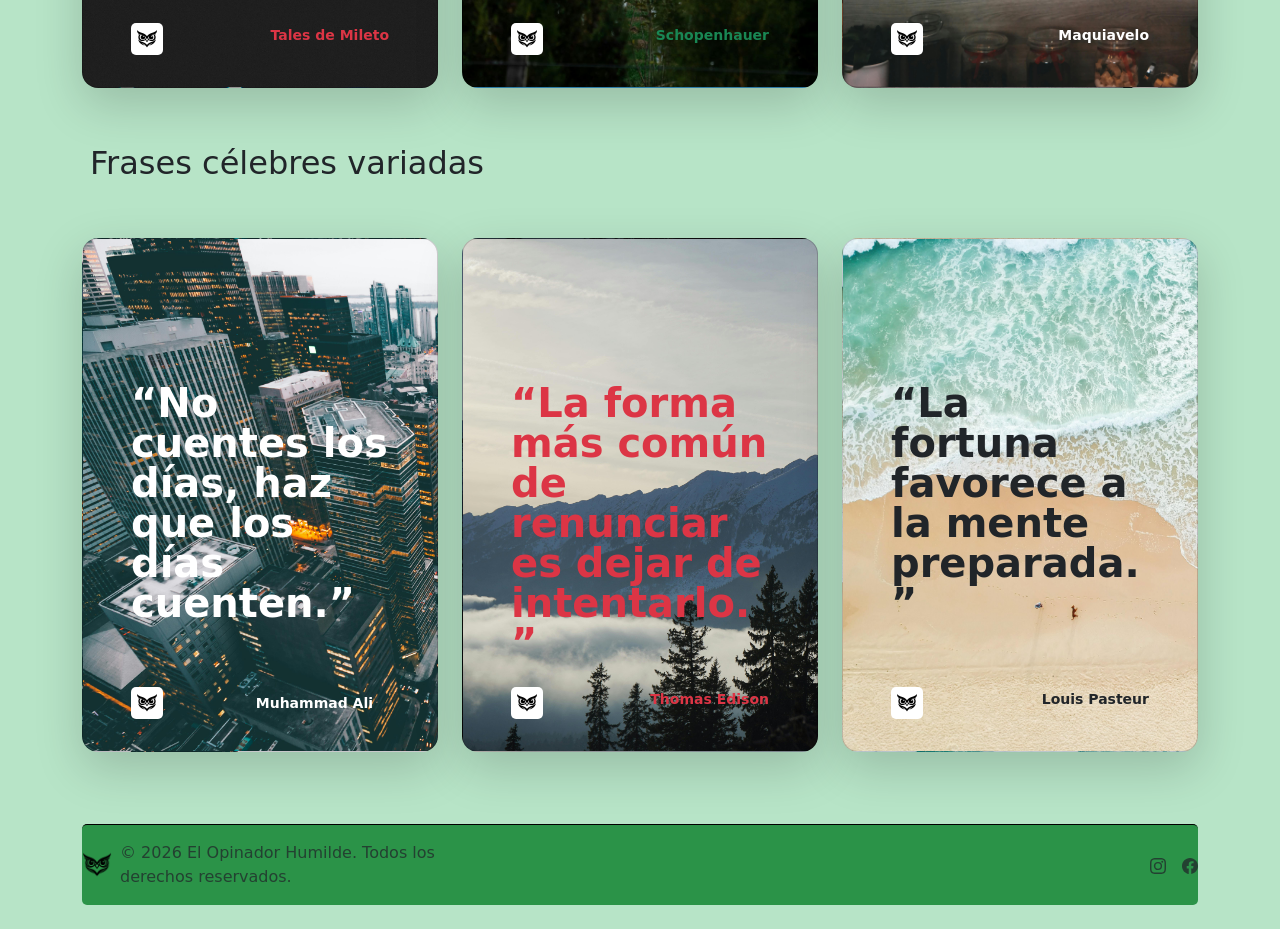
<file: Tarjetas.html>
<!DOCTYPE html>
<html lang="en">

<head>
    <meta charset="UTF-8">
    <meta name="viewport" content="width=device-width, initial-scale=1.0">
    <title>Tarjetas</title>
    <link href="https://cdn.jsdelivr.net/npm/bootstrap@5.3.8/dist/css/bootstrap.min.css" rel="stylesheet"
        integrity="sha384-sRIl4kxILFvY47J16cr9ZwB07vP4J8+LH7qKQnuqkuIAvNWLzeN8tE5YBujZqJLB" crossorigin="anonymous">
    <link href="ophu.css" rel="stylesheet">
</head>

<body>
    <div class="cabecera container">
        <header class="d-flex flex-wrap justify-content-center py-3 mb-3">
            <a href="/"
                class="d-flex align-items-center mb-3 mb-md-0 me-md-auto link-body-emphasis text-decoration-none text-secundary">
                <img id="logo" src="owllogg.png" alt="Logo del Opinador Humilde" width="40" height="40" />
                <span class="fs-3"><strong>El Opinador Humilde</strong></span>
            </a>
            <ul class="nav nav-pills">
                <li class="nav-item"><a href="index.html" class="nav-link active" aria-current="page">Inicio</a></li>
                <li class="nav-item"><a href="Ramas.html" class="nav-link">Ramas</a></li>
                <li class="nav-item"><a href="Tarjetas.html" class="nav-link">Tarjetas</a></li>
                <li class="nav-item"><a href="About.html" class="nav-link">Nosotros</a></li>
            </ul>
        </header>
    </div>
    <main class="container">
        <br>
        <h2 class="p-2">Frases de personajes en la historia</h2>
        <div class="row row-cols-1 row-cols-lg-3 align-items-stretch g-4 py-6 my-4">
            <div class="col">
                <div class="card card-cover h-100 overflow-hidden text-warning rounded-4 shadow-lg"
                    style="background-image: url('bosque.jpg');">
                    <div class="d-flex flex-column h-100 p-5 pb-3 text-shadow-1">
                        <h3 class="pt-5 mt-5 mb-4 display-6 lh-1 fw-bold">"Cada día sabemos más y entendemos menos"
                        </h3>
                        <ul class="d-flex list-unstyled mt-auto">
                            <li class="me-auto"> <img src="owllog.png" alt="El Opinador Humilde" width="32" height="32"
                                    class="border-white"> </li>
                            <li><small><strong>Albert Einstein</strong></small></li>
                        </ul>
                    </div>
                </div>
            </div>
            <div class="col">
                <div class="card card-cover h-100 overflow-hidden text-white rounded-4 shadow-lg"
                    style="background-image: url('pueblo.jpg');">
                    <div class="d-flex flex-column h-100 p-5 pb-3 text-shadow-1">
                        <h3 class="pt-5 mt-5 mb-4 display-6 lh-1 fw-bold">"No hay caminos para la paz; la paz es el
                            camino"
                        </h3>
                        <ul class="d-flex list-unstyled mt-auto">
                            <li class="me-auto"> <img src="owllog.png" alt="El Opinador Humilde" width="32" height="32"
                                    class="border-white"> </li>
                            <li><small><strong>Mahatma Gandhi</strong></small> </li>
                        </ul>
                    </div>
                </div>
            </div>
            <div class="col">
                <div class="card card-cover h-100 overflow-hidden text-primary rounded-4 shadow-lg"
                    style="background-image: url('espaciorojo.jpg');">
                    <div class="d-flex flex-column h-100 p-5 pb-3 text-shadow-1">
                        <h3 class="pt-5 mt-5 mb-4 display-6 lh-1 fw-bold">"El secreto de la existencia humana no solo
                            está en vivir, sino también en saber para qué se vive"</h3>
                        <ul class="d-flex list-unstyled mt-auto">
                            <li class="me-auto"> <img src="owllog.png" alt="El Opinador Humilde" width="32" height="32"
                                    class="border-white"> </li>
                            <li><small><strong>Fiódor Dostoievski</strong></small> </li>
                        </ul>
                    </div>
                </div>
            </div>
        </div>
        <br>
        <h2 class="p-2">Frases de filósofos</h2>
        <div class="row row-cols-1 row-cols-lg-3 align-items-stretch g-4 py-6 my-4">
            <div class="col">
                <div class="card card-cover h-100 overflow-hidden text-danger rounded-4 shadow-lg"
                    style="background-image: url('concierto.jpg');">
                    <div class="d-flex flex-column h-100 p-5 pb-3 text-shadow-1">
                        <h3 class="pt-5 mt-5 mb-4 display-6 lh-1 fw-bold">"La cosa más difícil es conocernos a nosotros
                            mismos; la más fácil es hablar mal de los demás"</h3>
                        <ul class="d-flex list-unstyled mt-auto">
                            <li class="me-auto"> <img src="owllog.png" alt="El Opinador Humilde" width="32" height="32"
                                    class="border-white"> </li>
                            <li> <small><strong>Tales de Mileto</strong></small> </li>
                        </ul>
                    </div>
                </div>
            </div>
            <div class="col">
                <div class="card card-cover h-100 overflow-hidden text-success rounded-4 shadow-lg"
                    style="background-image: url('paisajes.jpg');">
                    <div class="d-flex flex-column h-100 p-5 pb-3 text-shadow-1">
                        <h3 class="pt-5 mt-5 mb-4 display-6 lh-1 fw-bold">"Pocas veces pensamos en lo que tenemos; pero
                            siempre en lo que nos falta"</h3>
                        <ul class="d-flex list-unstyled mt-auto">
                            <li class="me-auto"> <img src="owllog.png" alt="El Opinador Humilde" width="32" height="32"
                                    class="border-white"> </li>
                            <li><small><strong>Schopenhauer</strong></small> </li>
                        </ul>
                    </div>
                </div>
            </div>
            <div class="col">
                <div class="card card-cover h-100 overflow-hidden text-white rounded-4 shadow-lg"
                    style="background-image: url('te.jpg');">
                    <div class="d-flex flex-column h-100 p-5 pb-3 text-shadow-1">
                        <h3 class="pt-5 mt-5 mb-4 display-6 lh-1 fw-bold">"Todo el mundo ve lo que aparentas ser, pocos
                            experimentan lo que realmente eres"</h3>
                        <ul class="d-flex list-unstyled mt-auto">
                            <li class="me-auto"> <img src="owllog.png" alt="El Opinador Humilde" width="32" height="32"
                                    class="border-white"> </li>
                            <li><small><strong>Maquiavelo</strong></small> </li>
                        </ul>
                    </div>
                </div>
            </div>
        </div>
        <br>
        <h2 class="p-2">Frases célebres variadas</h2>
        <div class="row row-cols-1 row-cols-lg-3 align-items-stretch g-4 py-6 my-4">
            <div class="col">
                <div class="card card-cover h-100 overflow-hidden text-bg-dark rounded-4 shadow-lg"
                    style="background-image: url('ciudad.jpg');">
                    <div class="d-flex flex-column h-100 p-5 pb-3 text-shadow-1">
                        <h3 class="pt-5 mt-5 mb-4 display-6 lh-1 fw-bold">“No cuentes los días, haz que los días
                            cuenten.”</h3>
                        <ul class="d-flex list-unstyled mt-auto">
                            <li class="me-auto"> <img src="owllog.png" alt="El Opinador Humilde" width="32" height="32"
                                    class="border-white"> </li>
                            <li class="d-flex align-items-center me-3"><small><strong>Muhammad Ali</strong></small>
                            </li>
                        </ul>
                    </div>
                </div>
            </div>
            <div class="col">
                <div class="card card-cover h-100 overflow-hidden text-danger rounded-4 shadow-lg"
                    style="background-image: url('motañados.jpg');">
                    <div class="d-flex flex-column h-100 p-5 pb-3 text-shadow-1">
                        <h3 class="pt-5 mt-5 mb-4 display-6 lh-1 fw-bold">“La forma más común de renunciar es dejar de
                            intentarlo.”</h3>
                        <ul class="d-flex list-unstyled mt-auto">
                            <li class="me-auto"> <img src="owllog.png" alt="El Opinador Humilde" width="32" height="32"
                                    class="border-white"> </li>
                            <li><small><strong>Thomas Edison</strong></small></li>

                        </ul>
                    </div>
                </div>
            </div>
            <div class="col">
                <div class="card card-cover h-100 overflow-hidden text-dark rounded-4 shadow-lg"
                    style="background-image: url('playados.jpg');">
                    <div class="d-flex flex-column h-100 p-5 pb-3 text-shadow-1">
                        <h3 class="pt-5 mt-5 mb-4 display-6 lh-1 fw-bold">“La fortuna favorece a la mente preparada.”
                        </h3>
                        <ul class="d-flex list-unstyled mt-auto">
                            <li class="me-auto"> <img src="owllog.png" alt="El Opinador Humilde" width="32" height="32"
                                    class="border-white"> </li>
                            <li><small><strong>Louis Pasteur</strong></small> </li>
                        </ul>
                    </div>
                </div>
            </div>
        </div>
    </main>
    <br>
    <div class=" container">
        <footer class="d-flex flex-wrap justify-content-between align-items-center py-3 my-4">
            <div class="col-md-4 d-flex align-items-center">
                <a href="Tarjetas.html" class="mb-3 me-2 mb-md-0 text-body-secondary text-decoration-none lh-1">
                    <img id="logo" src="owllogg.png" alt="Logo del Opinador Humilde" width="30" height="30" />
                </a>
                <span class="mb-3 mb-md-0 text-body-secondary">© 2026 El Opinador Humilde. Todos los derechos
                    reservados.</span>
            </div>
            <ul class="nav col-md-4 justify-content-end list-unstyled d-flex">
                <li class="ms-3">
                    <a class="text-body-secondary" href="#" aria-label="Instagram">
                        <svg xmlns="http://www.w3.org/2000/svg" width="16" height="16" fill="currentColor"
                            class="bi bi-instagram" viewBox="0 0 16 16">
                            <path
                                d="M8 0C5.829 0 5.556.01 4.703.048 3.85.088 3.269.222 2.76.42a3.9 3.9 0 0 0-1.417.923A3.9 3.9 0 0 0 .42 2.76C.222 3.268.087 3.85.048 4.7.01 5.555 0 5.827 0 8.001c0 2.172.01 2.444.048 3.297.04.852.174 1.433.372 1.942.205.526.478.972.923 1.417.444.445.89.719 1.416.923.51.198 1.09.333 1.942.372C5.555 15.99 5.827 16 8 16s2.444-.01 3.298-.048c.851-.04 1.434-.174 1.943-.372a3.9 3.9 0 0 0 1.416-.923c.445-.445.718-.891.923-1.417.197-.509.332-1.09.372-1.942C15.99 10.445 16 10.173 16 8s-.01-2.445-.048-3.299c-.04-.851-.175-1.433-.372-1.941a3.9 3.9 0 0 0-.923-1.417A3.9 3.9 0 0 0 13.24.42c-.51-.198-1.092-.333-1.943-.372C10.443.01 10.172 0 7.998 0zm-.717 1.442h.718c2.136 0 2.389.007 3.232.046.78.035 1.204.166 1.486.275.373.145.64.319.92.599s.453.546.598.92c.11.281.24.705.275 1.485.039.843.047 1.096.047 3.231s-.008 2.389-.047 3.232c-.035.78-.166 1.203-.275 1.485a2.5 2.5 0 0 1-.599.919c-.28.28-.546.453-.92.598-.28.11-.704.24-1.485.276-.843.038-1.096.047-3.232.047s-2.39-.009-3.233-.047c-.78-.036-1.203-.166-1.485-.276a2.5 2.5 0 0 1-.92-.598 2.5 2.5 0 0 1-.6-.92c-.109-.281-.24-.705-.275-1.485-.038-.843-.046-1.096-.046-3.233s.008-2.388.046-3.231c.036-.78.166-1.204.276-1.486.145-.373.319-.64.599-.92s.546-.453.92-.598c.282-.11.705-.24 1.485-.276.738-.034 1.024-.044 2.515-.045zm4.988 1.328a.96.96 0 1 0 0 1.92.96.96 0 0 0 0-1.92m-4.27 1.122a4.109 4.109 0 1 0 0 8.217 4.109 4.109 0 0 0 0-8.217m0 1.441a2.667 2.667 0 1 1 0 5.334 2.667 2.667 0 0 1 0-5.334" />
                        </svg>
                    </a>
                </li>
                <li class="ms-3">
                    <a class="text-body-secondary" href="#" aria-label="Facebook">
                        <svg xmlns="http://www.w3.org/2000/svg" width="16" height="16" fill="currentColor"
                            class="bi bi-facebook" viewBox="0 0 16 16">
                            <path
                                d="M16 8.049c0-4.446-3.582-8.05-8-8.05C3.58 0-.002 3.603-.002 8.05c0 4.017 2.926 7.347 6.75 7.951v-5.625h-2.03V8.05H6.75V6.275c0-2.017 1.195-3.131 3.022-3.131.876 0 1.791.157 1.791.157v1.98h-1.009c-.993 0-1.303.621-1.303 1.258v1.51h2.218l-.354 2.326H9.25V16c3.824-.604 6.75-3.934 6.75-7.951" />
                        </svg>
                    </a>
                </li>
            </ul>
        </footer>
    </div>
</body>

</html>
</file>
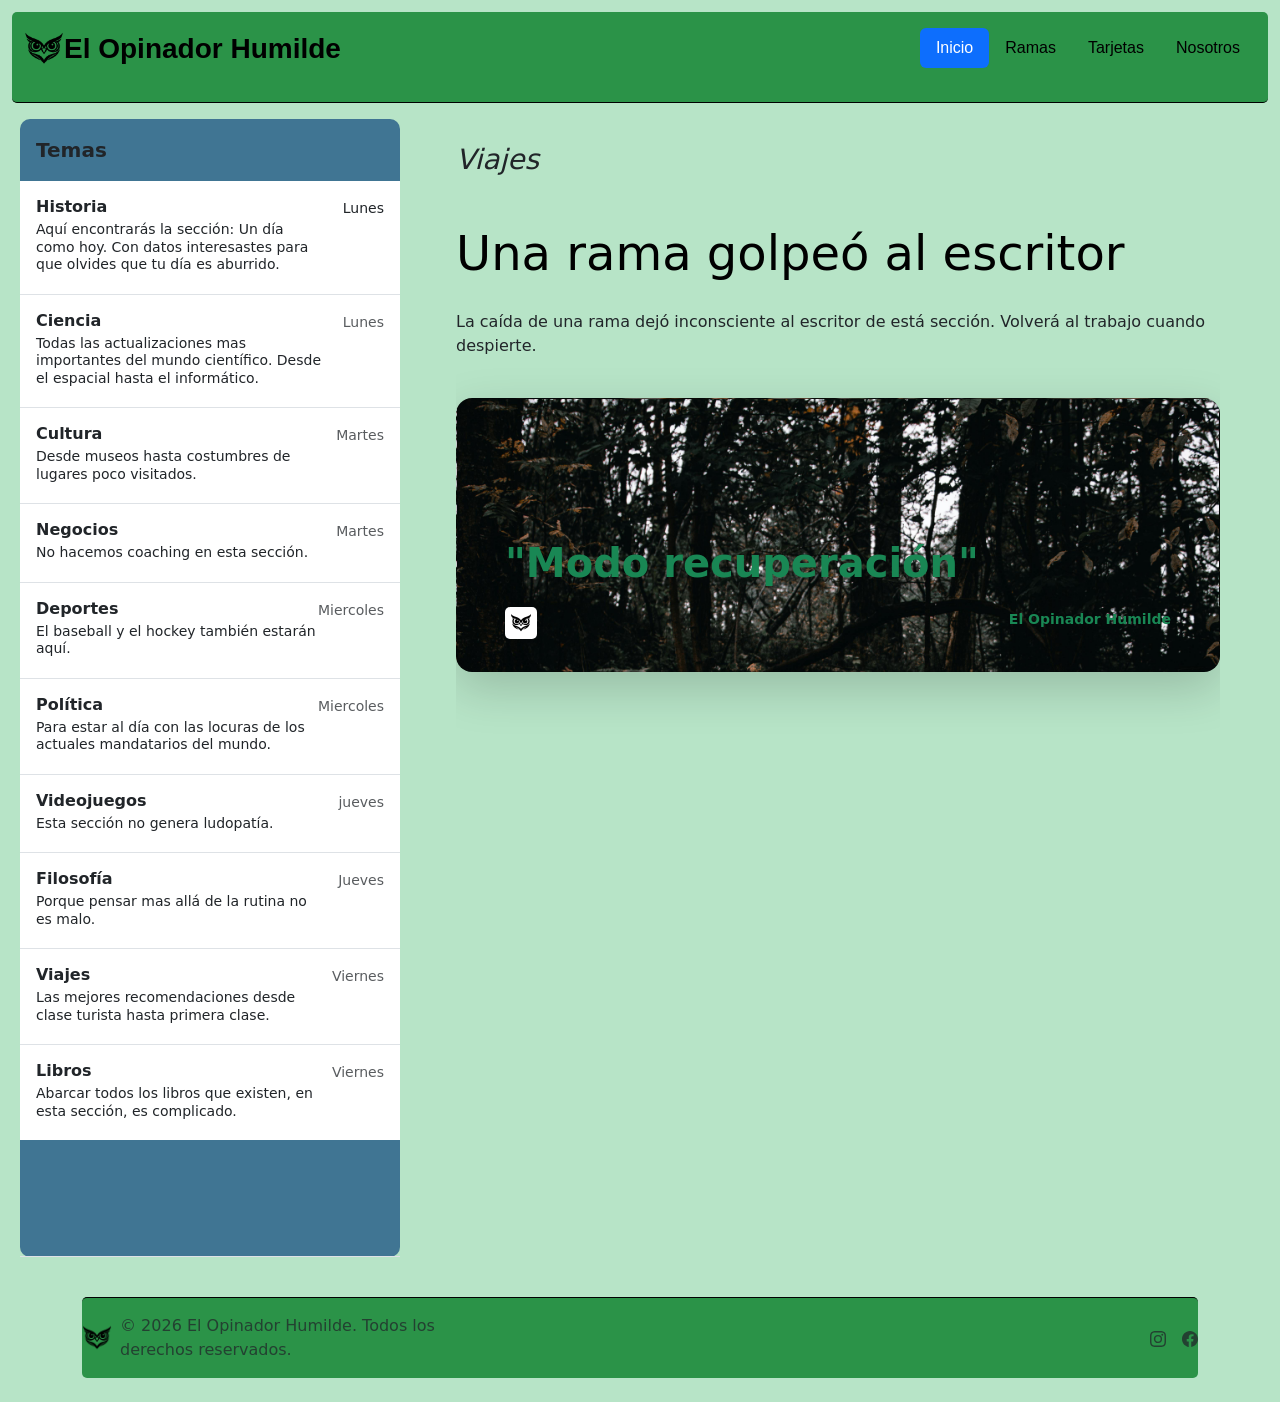
<file: Viajes.html>
<!DOCTYPE html>
<html lang="en">

<head>
    <meta charset="UTF-8">
    <meta name="viewport" content="width=device-width, initial-scale=1.0">
    <title>Viajes</title>
    <link href="https://cdn.jsdelivr.net/npm/bootstrap@5.3.8/dist/css/bootstrap.min.css" rel="stylesheet"
        integrity="sha384-sRIl4kxILFvY47J16cr9ZwB07vP4J8+LH7qKQnuqkuIAvNWLzeN8tE5YBujZqJLB" crossorigin="anonymous">
    <link href="ophu.css" rel="stylesheet">
</head>

<body>
    <div class="cabecera container">
        <header class="d-flex flex-wrap justify-content-center py-3 mb-3">
            <a href="/"
                class="d-flex align-items-center mb-3 mb-md-0 me-md-auto link-body-emphasis text-decoration-none text-secundary">
                <img id="logo" src="owllogg.png" alt="Logo del Opinador Humilde" width="40" height="40" />
                <span class="fs-3"><strong>El Opinador Humilde</strong></span>
            </a>
            <ul class="nav nav-pills">
                <li class="nav-item"><a href="index.html" class="nav-link active" aria-current="page">Inicio</a></li>
                <li class="nav-item"><a href="Ramas.html" class="nav-link">Ramas</a></li>
                <li class="nav-item"><a href="Tarjetas.html" class="nav-link">Tarjetas</a></li>
                <li class="nav-item"><a href="About.html" class="nav-link">Nosotros</a></li>
            </ul>
        </header>
    </div>
    <div class="d-flex" style="height: 130vh;">
        <div class="Temas flex-shrink-0 mx-2 my-3 d-flex flex-column" style="width: 380px;">
            <span class="fs-5 fw-semibold d-flex align-items-center flex-shrink-0 p-3">Temas</span>
            <div class="list-group list-group-flush border-bottom overflow-auto flex-grow-1">
                <a href="Historia.html" class="list-group-item list-group-item-action py-3 lh-sm d-flex flex-column">
                    <div class="d-flex w-100 align-items-center justify-content-between">
                        <strong class="mb-1">Historia</strong> <small>Lunes</small>
                    </div>
                    <div class="col-10 mb-1 small">Aquí encontrarás la sección: Un día como hoy. Con datos interesastes
                        para que olvides que tu día es aburrido.
                    </div>
                </a>
                <a href="Ciencia.html" class="list-group-item list-group-item-action py-3 lh-sm d-flex flex-column">
                    <div class="d-flex w-100 align-items-center justify-content-between">
                        <strong class="mb-1">Ciencia</strong>
                        <small class="text-body-secondary">Lunes</small>
                    </div>
                    <div class="col-10 mb-1 small">Todas las actualizaciones mas importantes del mundo científico. Desde
                        el espacial hasta el informático.
                    </div>
                </a>
                <a href="Cultura.html" class="list-group-item list-group-item-action py-3 lh-sm d-flex flex-column">
                    <div class="d-flex w-100 align-items-center justify-content-between">
                        <strong class="mb-1">Cultura</strong> <small class="text-body-secondary">Martes</small>
                    </div>
                    <div class="col-10 mb-1 small">Desde museos hasta costumbres de lugares poco visitados.
                    </div>
                </a>
                <a href="Negocios.html" class="list-group-item list-group-item-action py-3 lh-sm d-flex flex-column">
                    <div class="d-flex w-100 align-items-center justify-content-between">
                        <strong class="mb-1">Negocios</strong> <small class="text-body-secondary">Martes</small>
                    </div>
                    <div class="col-10 mb-1 small">No hacemos coaching en esta sección.
                    </div>
                </a>
                <a href="Deportes.html" class="list-group-item list-group-item-action py-3 lh-sm d-flex flex-column">
                    <div class="d-flex w-100 align-items-center justify-content-between">
                        <strong class="mb-1">Deportes</strong> <small class="text-body-secondary">Miercoles</small>
                    </div>
                    <div class="col-10 mb-1 small">El baseball y el hockey también estarán aquí.
                    </div>
                </a>
                <a href="Política.html" class="list-group-item list-group-item-action py-3 lh-sm d-flex flex-column">
                    <div class="d-flex w-100 align-items-center justify-content-between">
                        <strong class="mb-1">Política</strong> <small class="text-body-secondary">Miercoles</small>
                    </div>
                    <div class="col-10 mb-1 small">Para estar al día con las locuras de los actuales mandatarios del
                        mundo.
                    </div>
                </a>
                <a href="Videojuegos.html" class="list-group-item list-group-item-action py-3 lh-sm d-flex flex-column">
                    <div class="d-flex w-100 align-items-center justify-content-between">
                        <strong class="mb-1">Videojuegos</strong> <small class="text-body-secondary">jueves</small>
                    </div>
                    <div class="col-10 mb-1 small">Esta sección no genera ludopatía.
                    </div>
                </a>
                <a href="Filosofía.html" class="list-group-item list-group-item-action py-3 lh-sm d-flex flex-column">
                    <div class="d-flex w-100 align-items-center justify-content-between">
                        <strong class="mb-1">Filosofía</strong> <small class="text-body-secondary">Jueves</small>
                    </div>
                    <div class="col-10 mb-1 small">Porque pensar mas allá de la rutina no es malo.
                    </div>
                </a>
                <a href="Viajes.html" class="list-group-item list-group-item-action py-3 lh-sm d-flex flex-column">
                    <div class="d-flex w-100 align-items-center justify-content-between">
                        <strong class="mb-1">Viajes</strong> <small class="text-body-secondary">Viernes</small>
                    </div>
                    <div class="col-10 mb-1 small">Las mejores recomendaciones desde clase turista hasta primera clase.
                    </div>
                </a>
                <a href="Libros.html" class="list-group-item list-group-item-action py-3 lh-sm d-flex flex-column">
                    <div class="d-flex w-100 align-items-center justify-content-between">
                        <strong class="mb-1">Libros</strong> <small class="text-body-secondary">Viernes</small>
                    </div>
                    <div class="col-10 mb-1 small">Abarcar todos los libros que existen, en esta sección, es complicado.
                    </div>
                </a>
            </div>
        </div>
        <div class="flex-grow-1 mx-5 my-3 overflow-auto">
            <h3 class="py-4 mb-4 fst-italic">Viajes</h3>
            <article class="blog-post">
                <h2 class="display-5 link-body-emphasis mb-1">Una rama golpeó al escritor</h2>
                <br>
                <p>La caída de una rama dejó inconsciente al escritor de está sección. Volverá al trabajo cuando
                    despierte.</p>
                <br>
                <div class="col">
                    <div class="card card-cover h-100 overflow-hidden text-success rounded-4 shadow-lg"
                        style="background-image: url('desmayo.jpg');">
                        <div class="d-flex flex-column h-100 p-5 pb-3 text-shadow-1">
                            <h3 class="pt-5 mt-5 mb-4 display-6 lh-1 fw-bold">"Modo recuperación"
                            </h3>
                            <ul class="d-flex list-unstyled mt-auto">
                                <li class="me-auto"> <img src="owllog.png" alt="El Opinador Humilde" width="32"
                                        height="32" class="border-white"> </li>
                                <li><small><strong>El Opinador Humilde</strong></small></li>
                            </ul>
                        </div>
                    </div>
                </div>
            </article>
        </div>
    </div>
    <div class=" container">
        <footer class="d-flex flex-wrap justify-content-between align-items-center py-3 my-4">
            <div class="col-md-4 d-flex align-items-center">
                <a href="Viajes.html" class="mb-3 me-2 mb-md-0 text-body-secondary text-decoration-none lh-1">
                    <img id="logo" src="owllogg.png" alt="Logo del Opinador Humilde" width="30" height="30" />
                </a>
                <span class="mb-3 mb-md-0 text-body-secondary">© 2026 El Opinador Humilde. Todos los derechos
                    reservados.</span>
            </div>
            <ul class="nav col-md-4 justify-content-end list-unstyled d-flex">
                <li class="ms-3">
                    <a class="text-body-secondary" href="#" aria-label="Instagram">
                        <svg xmlns="http://www.w3.org/2000/svg" width="16" height="16" fill="currentColor"
                            class="bi bi-instagram" viewBox="0 0 16 16">
                            <path
                                d="M8 0C5.829 0 5.556.01 4.703.048 3.85.088 3.269.222 2.76.42a3.9 3.9 0 0 0-1.417.923A3.9 3.9 0 0 0 .42 2.76C.222 3.268.087 3.85.048 4.7.01 5.555 0 5.827 0 8.001c0 2.172.01 2.444.048 3.297.04.852.174 1.433.372 1.942.205.526.478.972.923 1.417.444.445.89.719 1.416.923.51.198 1.09.333 1.942.372C5.555 15.99 5.827 16 8 16s2.444-.01 3.298-.048c.851-.04 1.434-.174 1.943-.372a3.9 3.9 0 0 0 1.416-.923c.445-.445.718-.891.923-1.417.197-.509.332-1.09.372-1.942C15.99 10.445 16 10.173 16 8s-.01-2.445-.048-3.299c-.04-.851-.175-1.433-.372-1.941a3.9 3.9 0 0 0-.923-1.417A3.9 3.9 0 0 0 13.24.42c-.51-.198-1.092-.333-1.943-.372C10.443.01 10.172 0 7.998 0zm-.717 1.442h.718c2.136 0 2.389.007 3.232.046.78.035 1.204.166 1.486.275.373.145.64.319.92.599s.453.546.598.92c.11.281.24.705.275 1.485.039.843.047 1.096.047 3.231s-.008 2.389-.047 3.232c-.035.78-.166 1.203-.275 1.485a2.5 2.5 0 0 1-.599.919c-.28.28-.546.453-.92.598-.28.11-.704.24-1.485.276-.843.038-1.096.047-3.232.047s-2.39-.009-3.233-.047c-.78-.036-1.203-.166-1.485-.276a2.5 2.5 0 0 1-.92-.598 2.5 2.5 0 0 1-.6-.92c-.109-.281-.24-.705-.275-1.485-.038-.843-.046-1.096-.046-3.233s.008-2.388.046-3.231c.036-.78.166-1.204.276-1.486.145-.373.319-.64.599-.92s.546-.453.92-.598c.282-.11.705-.24 1.485-.276.738-.034 1.024-.044 2.515-.045zm4.988 1.328a.96.96 0 1 0 0 1.92.96.96 0 0 0 0-1.92m-4.27 1.122a4.109 4.109 0 1 0 0 8.217 4.109 4.109 0 0 0 0-8.217m0 1.441a2.667 2.667 0 1 1 0 5.334 2.667 2.667 0 0 1 0-5.334" />
                        </svg>
                    </a>
                </li>
                <li class="ms-3">
                    <a class="text-body-secondary" href="#" aria-label="Facebook">
                        <svg xmlns="http://www.w3.org/2000/svg" width="16" height="16" fill="currentColor"
                            class="bi bi-facebook" viewBox="0 0 16 16">
                            <path
                                d="M16 8.049c0-4.446-3.582-8.05-8-8.05C3.58 0-.002 3.603-.002 8.05c0 4.017 2.926 7.347 6.75 7.951v-5.625h-2.03V8.05H6.75V6.275c0-2.017 1.195-3.131 3.022-3.131.876 0 1.791.157 1.791.157v1.98h-1.009c-.993 0-1.303.621-1.303 1.258v1.51h2.218l-.354 2.326H9.25V16c3.824-.604 6.75-3.934 6.75-7.951" />
                        </svg>
                    </a>
                </li>
            </ul>
        </footer>
    </div>
</body>

</html>
</file>
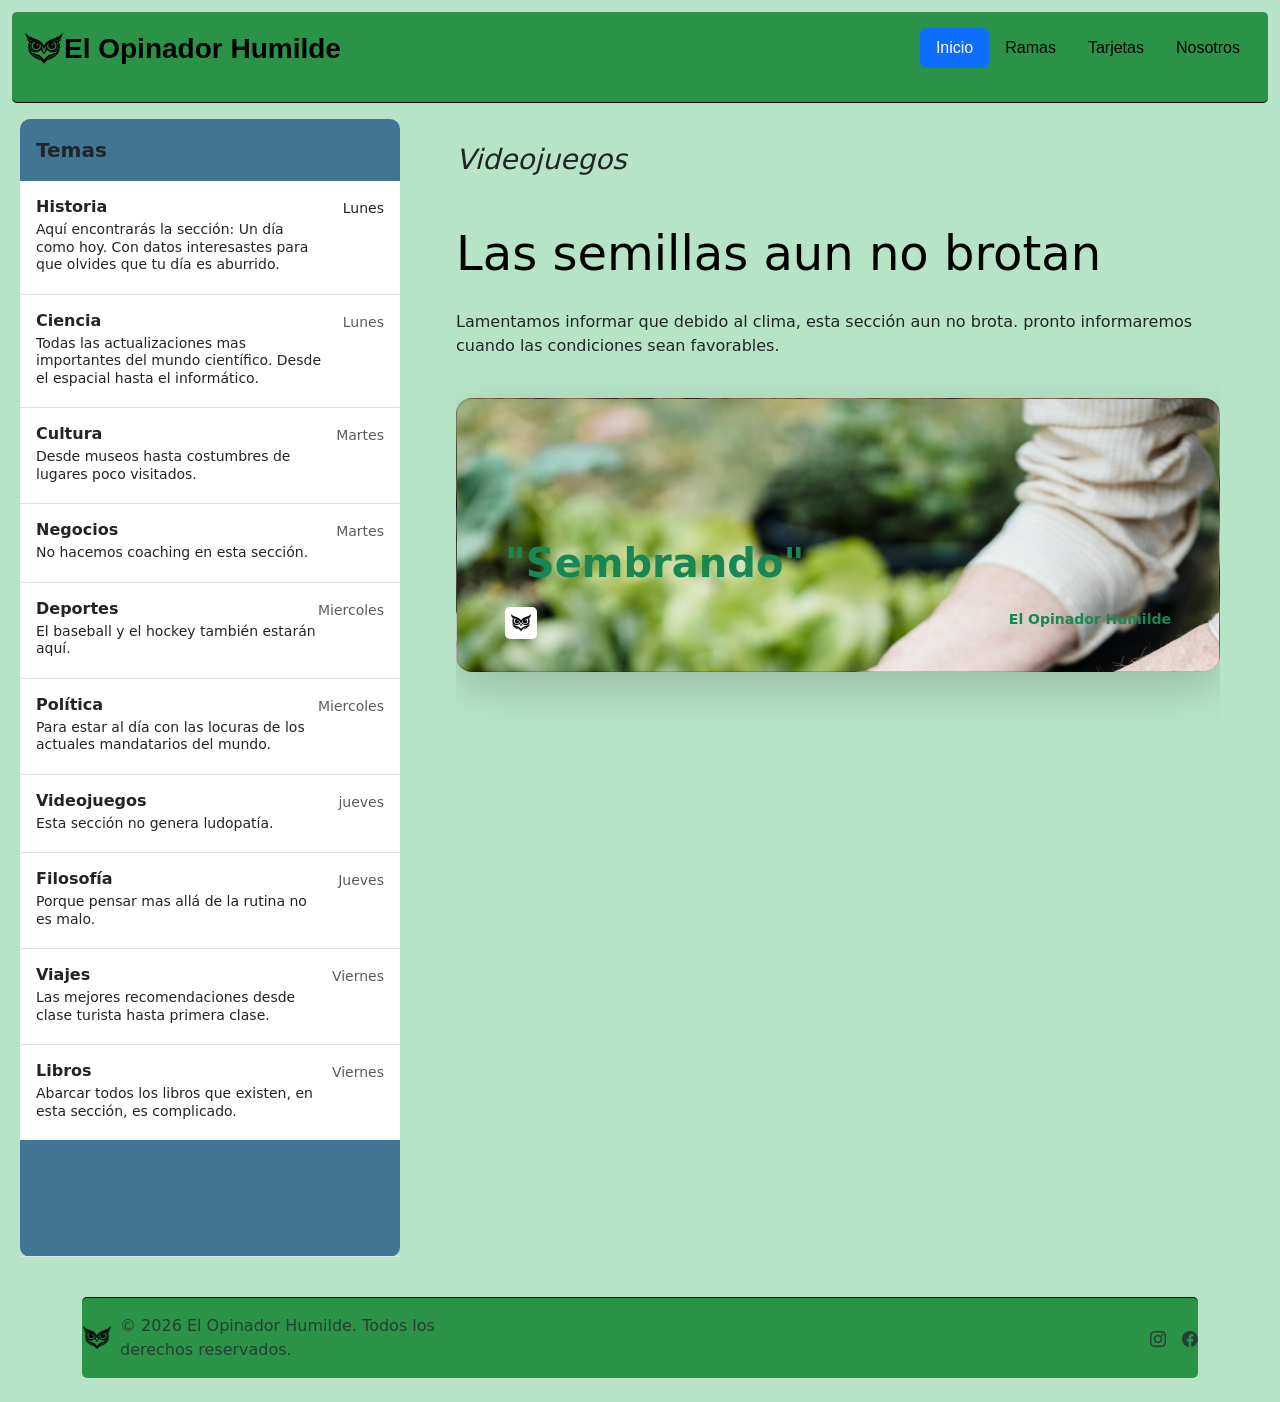
<file: Videojuegos.html>
<!DOCTYPE html>
<html lang="en">

<head>
    <meta charset="UTF-8">
    <meta name="viewport" content="width=device-width, initial-scale=1.0">
    <title>Videojuegos</title>
    <link href="https://cdn.jsdelivr.net/npm/bootstrap@5.3.8/dist/css/bootstrap.min.css" rel="stylesheet"
        integrity="sha384-sRIl4kxILFvY47J16cr9ZwB07vP4J8+LH7qKQnuqkuIAvNWLzeN8tE5YBujZqJLB" crossorigin="anonymous">
    <link href="ophu.css" rel="stylesheet">
</head>

<body>
    <div class="cabecera container">
        <header class="d-flex flex-wrap justify-content-center py-3 mb-3">
            <a href="/"
                class="d-flex align-items-center mb-3 mb-md-0 me-md-auto link-body-emphasis text-decoration-none text-secundary">
                <img id="logo" src="owllogg.png" alt="Logo del Opinador Humilde" width="40" height="40" />
                <span class="fs-3"><strong>El Opinador Humilde</strong></span>
            </a>
            <ul class="nav nav-pills">
                <li class="nav-item"><a href="index.html" class="nav-link active" aria-current="page">Inicio</a></li>
                <li class="nav-item"><a href="Ramas.html" class="nav-link">Ramas</a></li>
                <li class="nav-item"><a href="Tarjetas.html" class="nav-link">Tarjetas</a></li>
                <li class="nav-item"><a href="About.html" class="nav-link">Nosotros</a></li>
            </ul>
        </header>
    </div>
    <div class="d-flex" style="height: 130vh;">
        <div class="Temas flex-shrink-0 mx-2 my-3 d-flex flex-column" style="width: 380px;">
            <span class="fs-5 fw-semibold d-flex align-items-center flex-shrink-0 p-3">Temas</span>
            <div class="list-group list-group-flush border-bottom overflow-auto flex-grow-1">
                <a href="Historia.html" class="list-group-item list-group-item-action py-3 lh-sm d-flex flex-column">
                    <div class="d-flex w-100 align-items-center justify-content-between">
                        <strong class="mb-1">Historia</strong> <small>Lunes</small>
                    </div>
                    <div class="col-10 mb-1 small">Aquí encontrarás la sección: Un día como hoy. Con datos interesastes
                        para que olvides que tu día es aburrido.
                    </div>
                </a>
                <a href="Ciencia.html" class="list-group-item list-group-item-action py-3 lh-sm d-flex flex-column">
                    <div class="d-flex w-100 align-items-center justify-content-between">
                        <strong class="mb-1">Ciencia</strong>
                        <small class="text-body-secondary">Lunes</small>
                    </div>
                    <div class="col-10 mb-1 small">Todas las actualizaciones mas importantes del mundo científico. Desde
                        el espacial hasta el informático.
                    </div>
                </a>
                <a href="Cultura.html" class="list-group-item list-group-item-action py-3 lh-sm d-flex flex-column">
                    <div class="d-flex w-100 align-items-center justify-content-between">
                        <strong class="mb-1">Cultura</strong> <small class="text-body-secondary">Martes</small>
                    </div>
                    <div class="col-10 mb-1 small">Desde museos hasta costumbres de lugares poco visitados.
                    </div>
                </a>
                <a href="Negocios.html" class="list-group-item list-group-item-action py-3 lh-sm d-flex flex-column">
                    <div class="d-flex w-100 align-items-center justify-content-between">
                        <strong class="mb-1">Negocios</strong> <small class="text-body-secondary">Martes</small>
                    </div>
                    <div class="col-10 mb-1 small">No hacemos coaching en esta sección.
                    </div>
                </a>
                <a href="Deportes.html" class="list-group-item list-group-item-action py-3 lh-sm d-flex flex-column">
                    <div class="d-flex w-100 align-items-center justify-content-between">
                        <strong class="mb-1">Deportes</strong> <small class="text-body-secondary">Miercoles</small>
                    </div>
                    <div class="col-10 mb-1 small">El baseball y el hockey también estarán aquí.
                    </div>
                </a>
                <a href="Política.html" class="list-group-item list-group-item-action py-3 lh-sm d-flex flex-column">
                    <div class="d-flex w-100 align-items-center justify-content-between">
                        <strong class="mb-1">Política</strong> <small class="text-body-secondary">Miercoles</small>
                    </div>
                    <div class="col-10 mb-1 small">Para estar al día con las locuras de los actuales mandatarios del
                        mundo.
                    </div>
                </a>
                <a href="Videojuegos.html" class="list-group-item list-group-item-action py-3 lh-sm d-flex flex-column">
                    <div class="d-flex w-100 align-items-center justify-content-between">
                        <strong class="mb-1">Videojuegos</strong> <small class="text-body-secondary">jueves</small>
                    </div>
                    <div class="col-10 mb-1 small">Esta sección no genera ludopatía.
                    </div>
                </a>
                <a href="Filosofía.html" class="list-group-item list-group-item-action py-3 lh-sm d-flex flex-column">
                    <div class="d-flex w-100 align-items-center justify-content-between">
                        <strong class="mb-1">Filosofía</strong> <small class="text-body-secondary">Jueves</small>
                    </div>
                    <div class="col-10 mb-1 small">Porque pensar mas allá de la rutina no es malo.
                    </div>
                </a>
                <a href="Viajes.html" class="list-group-item list-group-item-action py-3 lh-sm d-flex flex-column">
                    <div class="d-flex w-100 align-items-center justify-content-between">
                        <strong class="mb-1">Viajes</strong> <small class="text-body-secondary">Viernes</small>
                    </div>
                    <div class="col-10 mb-1 small">Las mejores recomendaciones desde clase turista hasta primera clase.
                    </div>
                </a>
                <a href="Libros.html" class="list-group-item list-group-item-action py-3 lh-sm d-flex flex-column">
                    <div class="d-flex w-100 align-items-center justify-content-between">
                        <strong class="mb-1">Libros</strong> <small class="text-body-secondary">Viernes</small>
                    </div>
                    <div class="col-10 mb-1 small">Abarcar todos los libros que existen, en esta sección, es complicado.
                    </div>
                </a>
            </div>
        </div>
        <div class="flex-grow-1 mx-5 my-3 overflow-auto">
            <h3 class="py-4 mb-4 fst-italic">Videojuegos</h3>
            <article class="blog-post">
                <h2 class="display-5 link-body-emphasis mb-1">Las semillas aun no brotan</h2>
                <br>
                <p>Lamentamos informar que debido al clima, esta sección aun no brota. pronto informaremos cuando las
                    condiciones sean favorables.</p>
                <br>
                <div class="col">
                    <div class="card card-cover h-100 overflow-hidden text-success rounded-4 shadow-lg"
                        style="background-image: url('sembrando.jpg');">
                        <div class="d-flex flex-column h-100 p-5 pb-3 text-shadow-1">
                            <h3 class="pt-5 mt-5 mb-4 display-6 lh-1 fw-bold">"Sembrando"
                            </h3>
                            <ul class="d-flex list-unstyled mt-auto">
                                <li class="me-auto"> <img src="owllog.png" alt="El Opinador Humilde" width="32"
                                        height="32" class="border-white"> </li>
                                <li><small><strong>El Opinador Humilde</strong></small></li>
                            </ul>
                        </div>
                    </div>
                </div>
            </article>
        </div>
    </div>
    <div class=" container">
        <footer class="d-flex flex-wrap justify-content-between align-items-center py-3 my-4">
            <div class="col-md-4 d-flex align-items-center">
                <a href="Videojuegos.html" class="mb-3 me-2 mb-md-0 text-body-secondary text-decoration-none lh-1">
                    <img id="logo" src="owllogg.png" alt="Logo del Opinador Humilde" width="30" height="30" />
                </a>
                <span class="mb-3 mb-md-0 text-body-secondary">© 2026 El Opinador Humilde. Todos los derechos
                    reservados.</span>
            </div>
            <ul class="nav col-md-4 justify-content-end list-unstyled d-flex">
                <li class="ms-3">
                    <a class="text-body-secondary" href="#" aria-label="Instagram">
                        <svg xmlns="http://www.w3.org/2000/svg" width="16" height="16" fill="currentColor"
                            class="bi bi-instagram" viewBox="0 0 16 16">
                            <path
                                d="M8 0C5.829 0 5.556.01 4.703.048 3.85.088 3.269.222 2.76.42a3.9 3.9 0 0 0-1.417.923A3.9 3.9 0 0 0 .42 2.76C.222 3.268.087 3.85.048 4.7.01 5.555 0 5.827 0 8.001c0 2.172.01 2.444.048 3.297.04.852.174 1.433.372 1.942.205.526.478.972.923 1.417.444.445.89.719 1.416.923.51.198 1.09.333 1.942.372C5.555 15.99 5.827 16 8 16s2.444-.01 3.298-.048c.851-.04 1.434-.174 1.943-.372a3.9 3.9 0 0 0 1.416-.923c.445-.445.718-.891.923-1.417.197-.509.332-1.09.372-1.942C15.99 10.445 16 10.173 16 8s-.01-2.445-.048-3.299c-.04-.851-.175-1.433-.372-1.941a3.9 3.9 0 0 0-.923-1.417A3.9 3.9 0 0 0 13.24.42c-.51-.198-1.092-.333-1.943-.372C10.443.01 10.172 0 7.998 0zm-.717 1.442h.718c2.136 0 2.389.007 3.232.046.78.035 1.204.166 1.486.275.373.145.64.319.92.599s.453.546.598.92c.11.281.24.705.275 1.485.039.843.047 1.096.047 3.231s-.008 2.389-.047 3.232c-.035.78-.166 1.203-.275 1.485a2.5 2.5 0 0 1-.599.919c-.28.28-.546.453-.92.598-.28.11-.704.24-1.485.276-.843.038-1.096.047-3.232.047s-2.39-.009-3.233-.047c-.78-.036-1.203-.166-1.485-.276a2.5 2.5 0 0 1-.92-.598 2.5 2.5 0 0 1-.6-.92c-.109-.281-.24-.705-.275-1.485-.038-.843-.046-1.096-.046-3.233s.008-2.388.046-3.231c.036-.78.166-1.204.276-1.486.145-.373.319-.64.599-.92s.546-.453.92-.598c.282-.11.705-.24 1.485-.276.738-.034 1.024-.044 2.515-.045zm4.988 1.328a.96.96 0 1 0 0 1.92.96.96 0 0 0 0-1.92m-4.27 1.122a4.109 4.109 0 1 0 0 8.217 4.109 4.109 0 0 0 0-8.217m0 1.441a2.667 2.667 0 1 1 0 5.334 2.667 2.667 0 0 1 0-5.334" />
                        </svg>
                    </a>
                </li>
                <li class="ms-3">
                    <a class="text-body-secondary" href="#" aria-label="Facebook">
                        <svg xmlns="http://www.w3.org/2000/svg" width="16" height="16" fill="currentColor"
                            class="bi bi-facebook" viewBox="0 0 16 16">
                            <path
                                d="M16 8.049c0-4.446-3.582-8.05-8-8.05C3.58 0-.002 3.603-.002 8.05c0 4.017 2.926 7.347 6.75 7.951v-5.625h-2.03V8.05H6.75V6.275c0-2.017 1.195-3.131 3.022-3.131.876 0 1.791.157 1.791.157v1.98h-1.009c-.993 0-1.303.621-1.303 1.258v1.51h2.218l-.354 2.326H9.25V16c3.824-.604 6.75-3.934 6.75-7.951" />
                        </svg>
                    </a>
                </li>
            </ul>
        </footer>
    </div>
</body>

</html>
</file>
<file: ophu.css>
/* CSS para el Opinador Humilde */

body {
    margin: 0.75rem;
    background-color: #B7E4C7;
}

.cabecera {
    font-family: 'Trebuchet MS', 'Lucida Sans Unicode', 'Lucida Grande', 'Lucida Sans', Arial, sans-serif;
    max-width: 100%;
    background-color: #2B9348;
    border-radius: 5px;
    border-bottom: black solid 1px;
}

.Temas {
    background-color: #407593;
    border-radius: 10px;
}

.definicion {
    background-image: url("lineas.jpg");
    background-size: cover;
}

.bloque1 {
    margin: 0 auto;
    max-width: 70%;
    background-image: url("tirachard.jpg");
    background-size: cover;
    border-radius: 10px;
    border: black solid 1px;
}

#custom-cards {
    background-color: rgb(209, 145, 118);
    border-radius: 1.5rem
}

.card {
    background-size: cover;
}

.me-auto {
    background-color: white;
    border-radius: 5px;
}

.nav-link {
    color: black;
}

footer {
    max-width: 100%;
    background-color: #2B9348;
    border-radius: 5px;
    border-top: black solid 1px;
}
</file>
